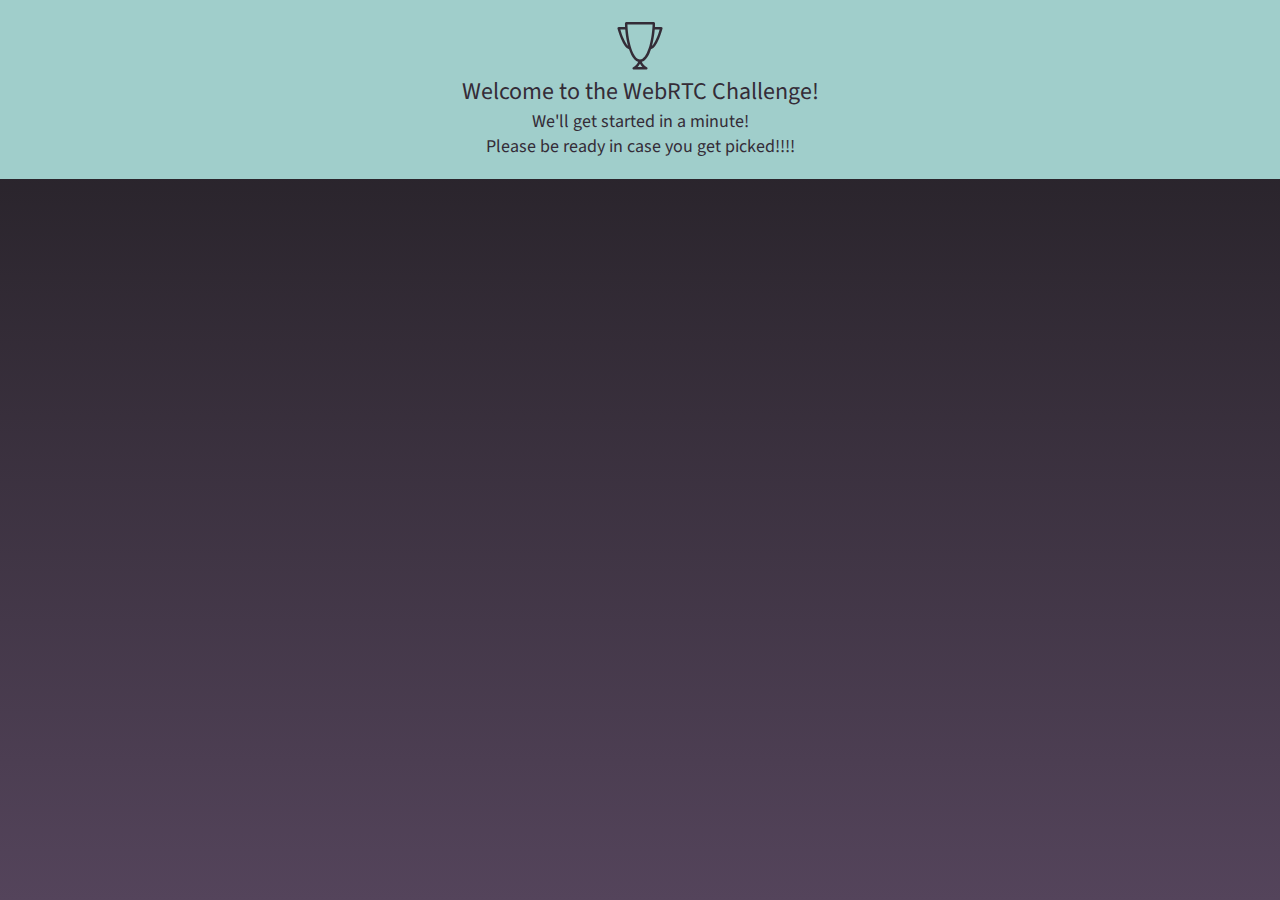
<file: index.html>
<!DOCTYPE html>
<html lang="en">
  <head>
    <meta charset="UTF-8">
    <title>Challenge</title>
  
    <!-- Fonts -->
    <link href='https://fonts.googleapis.com/css?family=Source+Sans+Pro:400,200,300' rel='stylesheet' type='text/css'>
  
    <!-- Icons -->
    <link rel="stylesheet" type="text/css" href="assets/css/icons.css">
  
    <!-- Styles -->
    <link rel="stylesheet" type="text/css" href="assets/css/styles.css">
  
  </head>
  
  <body>
    <div class="app-wrap">
    
      <div class="question-wrap hidden">
        <p class="" id="question"> </p>
        <div class="answer-box" id="anwer_fields">
          <input type="text" class="form-control" id="answer" placeholder="Your answer goes here! Hurry up and answer fast!..."/>
          <button class="btn btn-primary" id="answer_question">Submit Answer</button>
        </div>
      </div>
      
      <div class="alert-wrap">
        <div class="alert alert-intro" id="user_message">
          <i class="icon-trophy2"></i>
          <h4>Welcome to the WebRTC Challenge!</h4>
          <p>
              We'll get started in a minute! <br/>
              Please be ready in case you get picked!!!!
          </p>
        </div>
        <div class="alert alert-success hidden" id="load_participant_message">
          <div class="spinner icon-loading" aria-hidden="true"></div>
          <p>You have been picked!!! You will soon be streaming</p>
        </div>
        <div class="alert alert-success hidden" id="participant_message">
          <p>Put on your meanest face and get ready to answer!</p>
        </div>
        <div class="alert alert-success hidden" id="next_round_participant_message">
          <p>Look up at the sceen and don't leave this page, next time it might be your turn!</p>
        </div>
      </div>
    
      <div class="align-videos" id="user_holder"></div>
    
    </div>
    
    <script src="https://static.opentok.com/v2/js/opentok.js" charset="utf-8"></script>
    <script src="assets/js/jquery/jquery-1.12.4.min.js"></script>
    <script src="assets/js/underscore/underscore.js"></script>
    <script src="assets/js/bootstrap-3.3.6-dist/js/bootstrap.min.js" charset="utf-8"></script>
    <script src="assets/js/challenge.js"></script>
  
  </body>
</html>
</file>
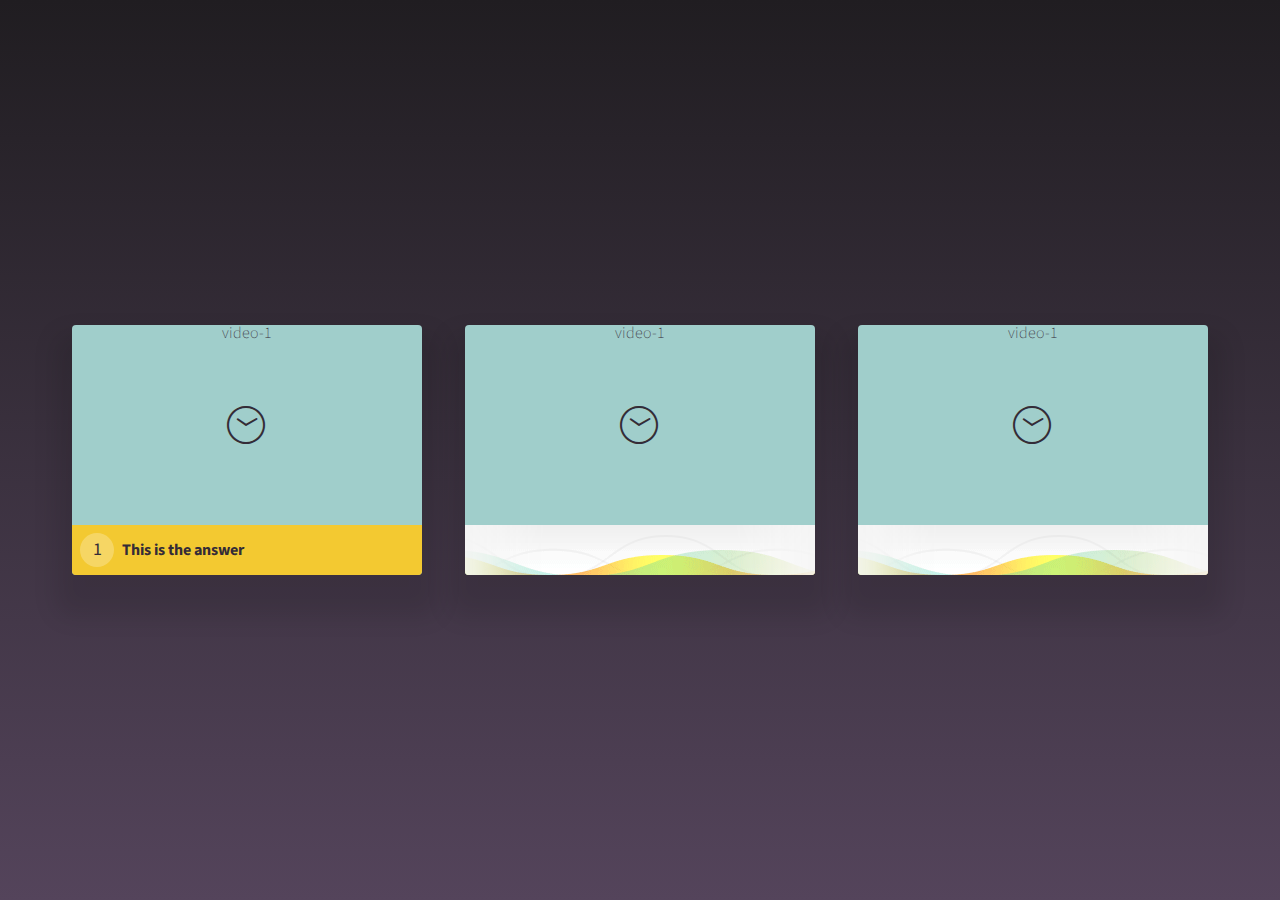
<file: public/mocks/index.html>
<!DOCTYPE html>
<html lang="en">
  <head>
    <meta charset="utf-8">
    <meta http-equiv="X-UA-Compatible" content="IE=edge">
    <meta name="viewport" content="width=device-width, initial-scale=1">
    <!-- The above 3 meta tags *must* come first in the head; any other head content must come *after* these tags -->
    <title>Web RTC Metup</title>

    <!-- Fonts -->
    <link href='https://fonts.googleapis.com/css?family=Source+Sans+Pro:400,200,300' rel='stylesheet' type='text/css'>

    <!-- Icons -->
    <link rel="stylesheet" href="../css/icons.css">

    <!-- Styles -->
    <link rel="stylesheet" href="../css/styles.css">

    <!-- HTML5 shim and Respond.js for IE8 support of HTML5 elements and media queries -->
    <!-- WARNING: Respond.js doesn't work if you view the page via file:// -->
    <!--[if lt IE 9]>
      <script src="https://oss.maxcdn.com/html5shiv/3.7.2/html5shiv.min.js"></script>
      <script src="https://oss.maxcdn.com/respond/1.4.2/respond.min.js"></script>
    <![endif]-->
  </head>
  <body>
    
    <div class="app-wrap">
      <div class="align-videos">

        <div class="video-box">
          video-1
          <div class="footer user-ready show-answer">
            <div class="visualizer vslzr-gif"></div>
            <div class="visualizer vslzr-mask"></div>
            
            <div class="answer-wrap">
              <strong class="answer-count">1</strong>
              <span>This is the answer</span>
            </div>
          </div>
        </div>

        <div class="video-box">
          video-1
          <div class="footer">
            <div class="visualizer vslzr-gif"></div>
            <div class="visualizer vslzr-mask"></div>
          </div>
        </div>

        <div class="video-box">
          video-1
          <div class="footer">
            <div class="visualizer vslzr-gif"></div>
            <div class="visualizer vslzr-mask"></div>
          </div>
        </div>
      </div>
    </div>
        
    
    <!-- jQuery (necessary for Bootstrap's JavaScript plugins) -->
    <script src="https://ajax.googleapis.com/ajax/libs/jquery/1.11.3/jquery.min.js"></script>
    <script src="../js/main.js"></script>
    <!-- Include all compiled plugins (below), or include individual files as needed -->
  </body>
</html>
</file>
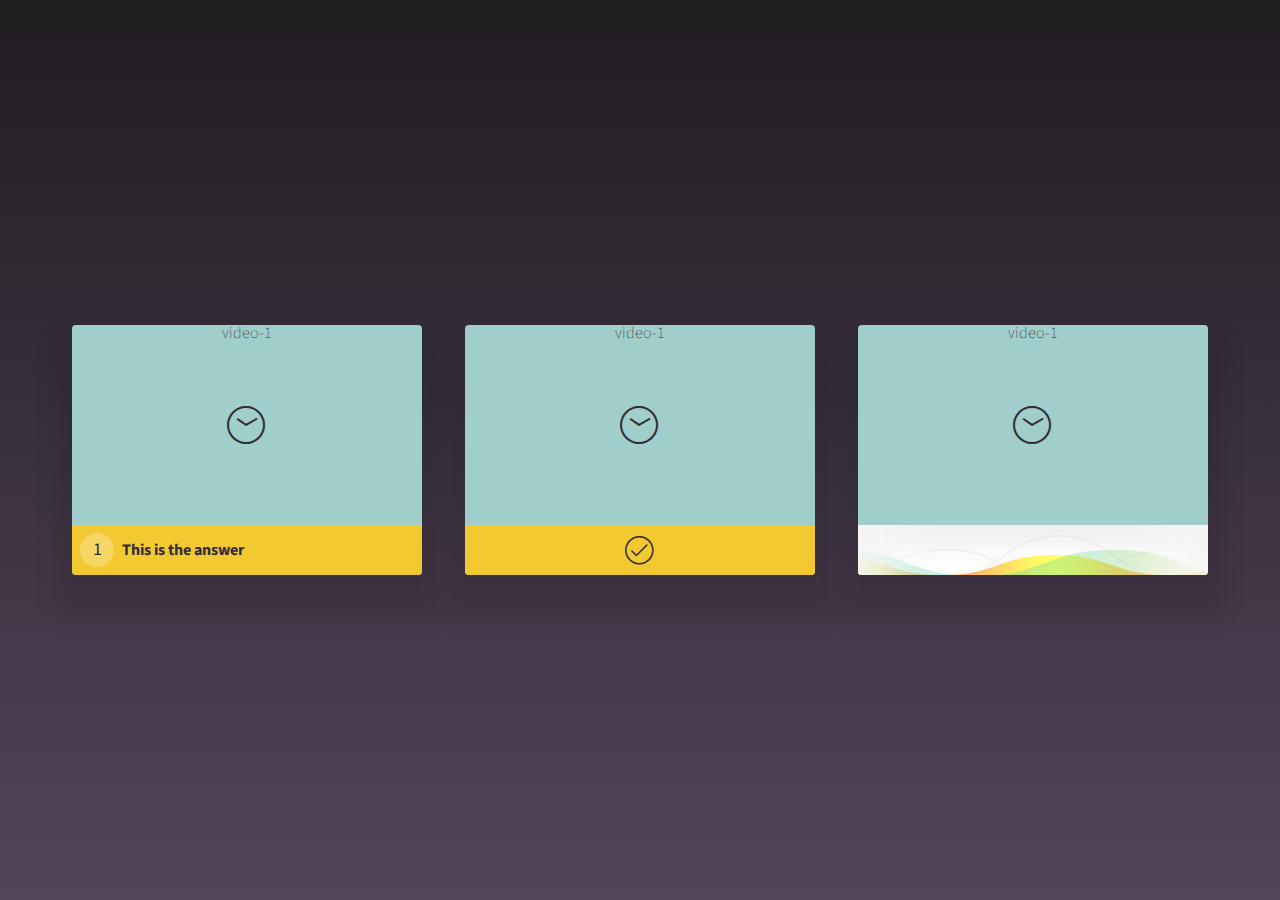
<file: public_old/mocks/index.html>
<!DOCTYPE html>
<html lang="en">
  <head>
    <meta charset="utf-8">
    <meta http-equiv="X-UA-Compatible" content="IE=edge">
    <meta name="viewport" content="width=device-width, initial-scale=1">
    <!-- The above 3 meta tags *must* come first in the head; any other head content must come *after* these tags -->
    <title>Web RTC Metup</title>

    <!-- Fonts -->
    <link href='https://fonts.googleapis.com/css?family=Source+Sans+Pro:400,200,300' rel='stylesheet' type='text/css'>

    <!-- Icons -->
    <link rel="stylesheet" href="../css/icons.css">

    <!-- Styles -->
    <link rel="stylesheet" href="../css/styles.css">

    <!-- HTML5 shim and Respond.js for IE8 support of HTML5 elements and media queries -->
    <!-- WARNING: Respond.js doesn't work if you view the page via file:// -->
    <!--[if lt IE 9]>
      <script src="https://oss.maxcdn.com/html5shiv/3.7.2/html5shiv.min.js"></script>
      <script src="https://oss.maxcdn.com/respond/1.4.2/respond.min.js"></script>
    <![endif]-->
  </head>
  <body>
    
    <div class="app-wrap">
      <div class="align-videos">

        <div class="video-box">
          video-1
          <div class="footer user-ready show-answer">
            <div class="visualizer vslzr-gif"></div>
            <div class="visualizer vslzr-mask"></div>
            
            <div class="answer-wrap">
              <strong class="answer-count">1</strong>
              <span>This is the answer</span>
            </div>
          </div>
        </div>

        <div class="video-box">
          video-1
          <div class="footer user-ready">
            <div class="visualizer vslzr-gif"></div>
            <div class="visualizer vslzr-mask"></div>

            <div class="answer-wrap">
              <strong class="answer-count">2</strong>
              <span>This is the answer</span>
            </div>
          </div>
        </div>

        <div class="video-box">
          video-1
          <div class="footer">
            <div class="visualizer vslzr-gif"></div>
            <div class="visualizer vslzr-mask"></div>

            <div class="answer-wrap">
              <strong class="answer-count">3</strong>
              <span>This is the answer</span>
            </div>
          </div>
        </div>
      </div>
    </div>
        
    
    <!-- jQuery (necessary for Bootstrap's JavaScript plugins) -->
    <script src="https://ajax.googleapis.com/ajax/libs/jquery/1.11.3/jquery.min.js"></script>
    <script src="../js/main.js"></script>
    <!-- Include all compiled plugins (below), or include individual files as needed -->
  </body>
</html>
</file>
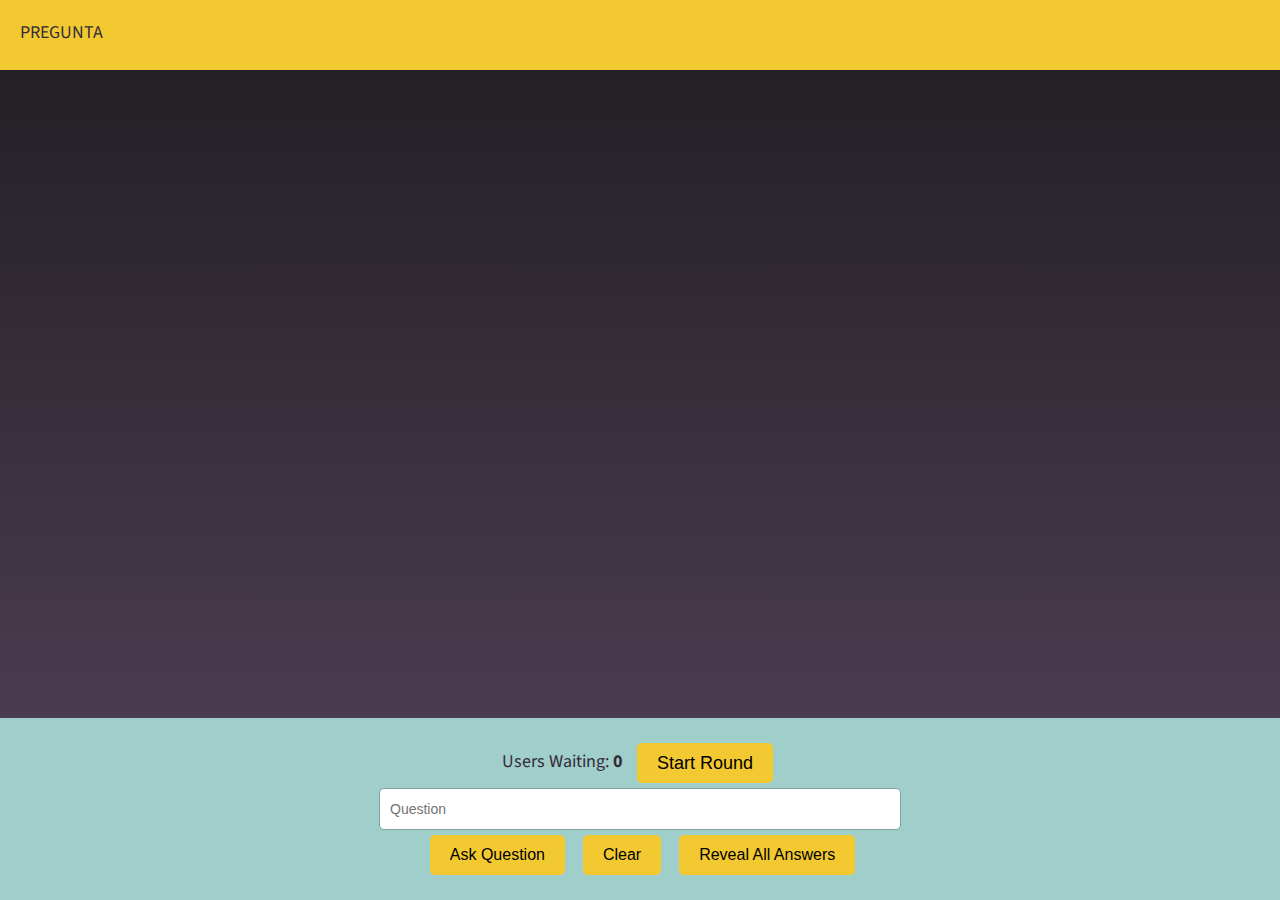
<file: admin.html>
<!DOCTYPE html>
<html lang="en">
<head>
    <meta charset="UTF-8">
    <title>WebRTC Challenge</title>

    <!-- Fonts -->
    <link href='https://fonts.googleapis.com/css?family=Source+Sans+Pro:400,200,300' rel='stylesheet' type='text/css'>

    <!-- Icons -->
    <link rel="stylesheet" type="text/css" href="assets/css/icons.css">

    <!-- Styles -->
    <link rel="stylesheet" type="text/css" href="assets/css/styles.css">
    
</head>
<body>
<div class="app-wrap">

    <div class="question-wrap">
        <p class="" id="asked_question">PREGUNTA </p>
    </div>

    <div class="alert-wrap bottomed">
    <div class="alert alert-intro" id="controls">
        <p>
            <span>Users Waiting: <strong id="user_count">0</strong></span>
            <button class="btn btn-primary" id="start_round">Start Round</button>
        </p>
        <div class="form-group">
            <input type="text" class="form-control" id="question" placeholder="Question">
        </div>
        <button class="btn btn-primary col-md-3" id="send_question">Ask Question</button>
        <button class="btn btn-danger col-md-3" id="clear_question">Clear</button>
        <button class="btn btn-danger col-md-3" id="reveal_answers">Reveal All Answers</button>
    </div>
    </div>

    <div class="align-videos" id="user_holder"></div>

</div>
<script src="https://static.opentok.com/v2/js/opentok.js" charset="utf-8"></script>
<script src="assets/js/underscore/underscore.js"></script>
<script src="assets/js/jquery/jquery-1.12.4.min.js"></script>
<script src="assets/js/bootstrap-3.3.6-dist/js/bootstrap.min.js" charset="utf-8"></script>
<script src="assets/js/admin.js"></script>

</body>
</html>
</file>
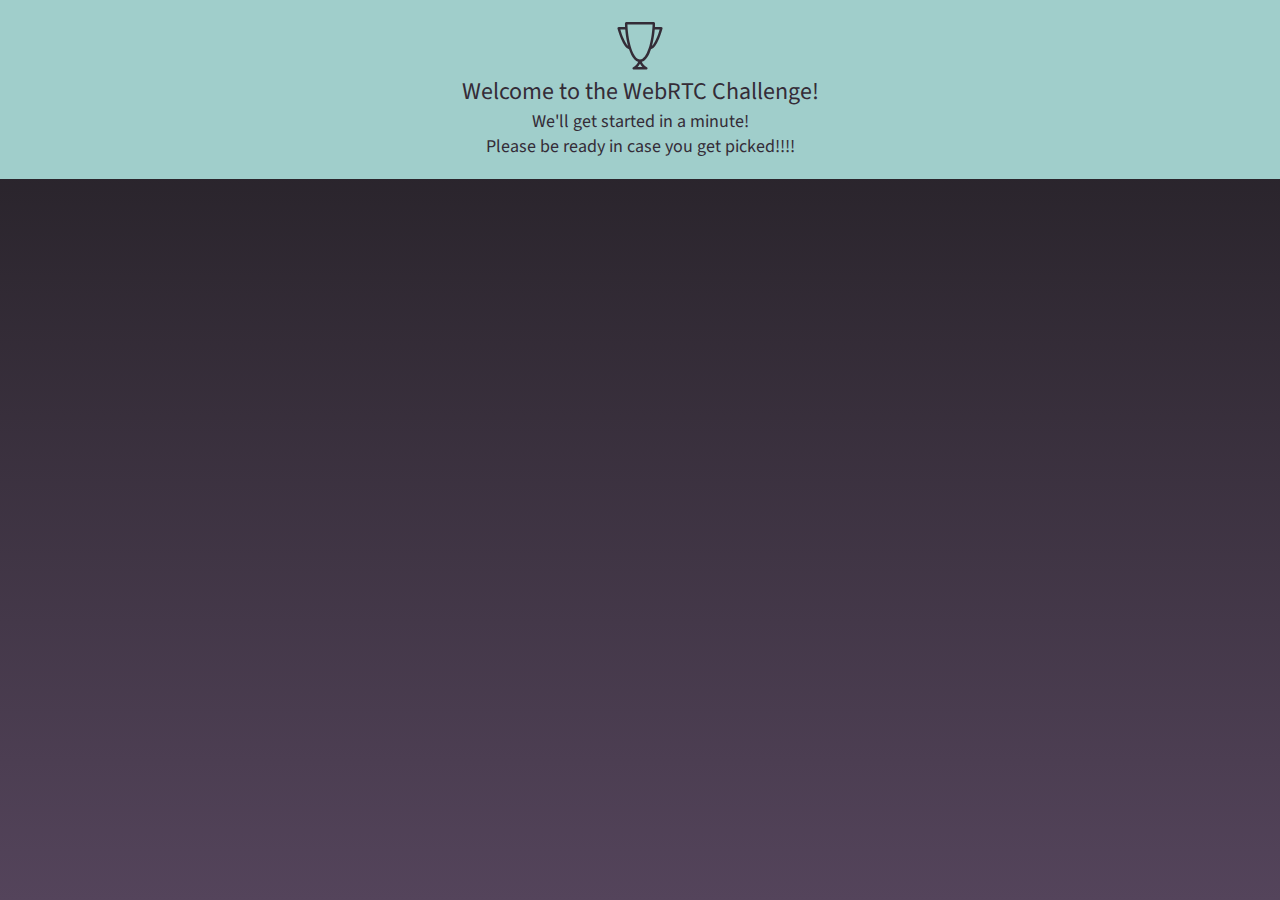
<file: viewer.html>
<!DOCTYPE html>
<html lang="en">
<head>
    <meta charset="UTF-8">
    <title>Challenge</title>

    <!-- Fonts -->
    <link href='https://fonts.googleapis.com/css?family=Source+Sans+Pro:400,200,300' rel='stylesheet' type='text/css'>

    <!-- Icons -->
    <link rel="stylesheet" type="text/css" href="assets/css/icons.css">

    <!-- Styles -->
    <link rel="stylesheet" type="text/css" href="assets/css/styles.css">

</head>

<body>
<div class="app-wrap">

    <div class="question-wrap hidden">
        <p class="" id="question"> </p>
    </div>

    <div class="alert-wrap">
        <div class="alert alert-intro" id="user_message">
            <i class="icon-trophy2"></i>
            <h4>Welcome to the WebRTC Challenge!</h4>
            <p>
                We'll get started in a minute! <br/>
                Please be ready in case you get picked!!!!
            </p>
        </div>
        <div class="alert alert-success hidden" id="participant_message">
            <p>You have been picked!!! Put on your meanest face and get ready to answer!</p>
        </div>
    </div>

    <div class="align-videos" id="user_holder"></div>

</div>

<script src="https://static.opentok.com/v2/js/opentok.js" charset="utf-8"></script>
<script src="assets/js/jquery/jquery-1.12.4.min.js"></script>
<script src="assets/js/underscore/underscore.js"></script>
<script src="assets/js/bootstrap-3.3.6-dist/js/bootstrap.min.js" charset="utf-8"></script>
<script src="assets/js/app.js"></script>

</body>
</html>
</file>
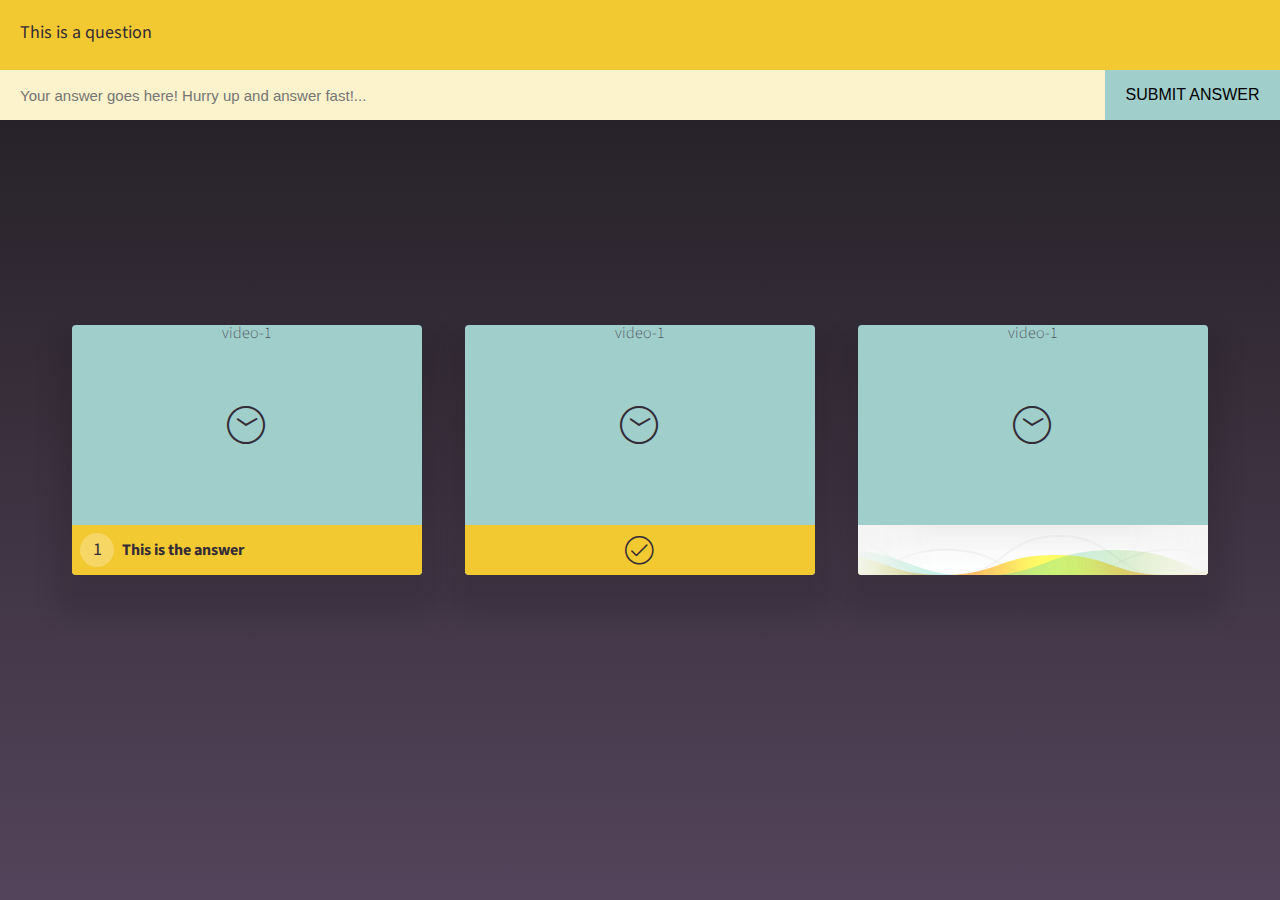
<file: public/mocks/index-question.html>
<!DOCTYPE html>
<html lang="en">
  <head>
    <meta charset="utf-8">
    <meta http-equiv="X-UA-Compatible" content="IE=edge">
    <meta name="viewport" content="width=device-width, initial-scale=1">
    <!-- The above 3 meta tags *must* come first in the head; any other head content must come *after* these tags -->
    <title>Web RTC Metup</title>

    <!-- Fonts -->
    <link href='https://fonts.googleapis.com/css?family=Source+Sans+Pro:400,200,300' rel='stylesheet' type='text/css'>

    <!-- Icons -->
    <link rel="stylesheet" href="../css/icons.css">

    <!-- Styles -->
    <link rel="stylesheet" href="../css/styles.css">

    <!-- HTML5 shim and Respond.js for IE8 support of HTML5 elements and media queries -->
    <!-- WARNING: Respond.js doesn't work if you view the page via file:// -->
    <!--[if lt IE 9]>
      <script src="https://oss.maxcdn.com/html5shiv/3.7.2/html5shiv.min.js"></script>
      <script src="https://oss.maxcdn.com/respond/1.4.2/respond.min.js"></script>
    <![endif]-->
  </head>
  <body>
    
    <div class="app-wrap">

      <div class="alert-wrap">
        <div class="alert alert-intro hide" id="user_message">
          <i class="icon-trophy2"></i>
          <h4>Welcome to the WebRTC Challenge!</h4>
          <p>
              We'll get started in a minute! <br/>
              Please be ready in case you get picked!!!!
          </p>
        </div>
        <div class="alert alert-success hide" id="participant_message">
          <p>You have been picked!!! Put on your meanest face and get ready to answer!</p>
        </div>
      </div>

      <div class="question-wrap">
        <p class="" id="question">This is a question</p>
        
        <div class="answer-box">
          <input type="text" class="form-control" id="answer" placeholder="Your answer goes here! Hurry up and answer fast!..."/>
          <button id="answer_question">Submit Answer</button>
        </div>
        
      </div>

      <div class="align-videos">

        <div class="video-box">
          video-1
          <div class="footer user-ready show-answer">
            <div class="visualizer vslzr-gif"></div>
            <div class="visualizer vslzr-mask"></div>
            
            <div class="answer-wrap">
              <strong class="answer-count">1</strong>
              <span>This is the answer</span>
            </div>
          </div>
        </div>

        <div class="video-box">
          video-1
          <div class="footer user-ready">
            <div class="visualizer vslzr-gif"></div>
            <div class="visualizer vslzr-mask"></div>

            <div class="answer-wrap">
              <strong class="answer-count">2</strong>
              <span>This is the answer</span>
            </div>
          </div>
        </div>

        <div class="video-box">
          video-1
          <div class="footer">
            <div class="visualizer vslzr-gif"></div>
            <div class="visualizer vslzr-mask"></div>

            <div class="answer-wrap">
              <strong class="answer-count">3</strong>
              <span>This is the answer</span>
            </div>
          </div>
        </div>
      </div>
    </div>
        
    
    <!-- jQuery (necessary for Bootstrap's JavaScript plugins) -->
    <script src="https://ajax.googleapis.com/ajax/libs/jquery/1.11.3/jquery.min.js"></script>
    <script src="../js/main.js"></script>
    <!-- Include all compiled plugins (below), or include individual files as needed -->
  </body>
</html>
</file>
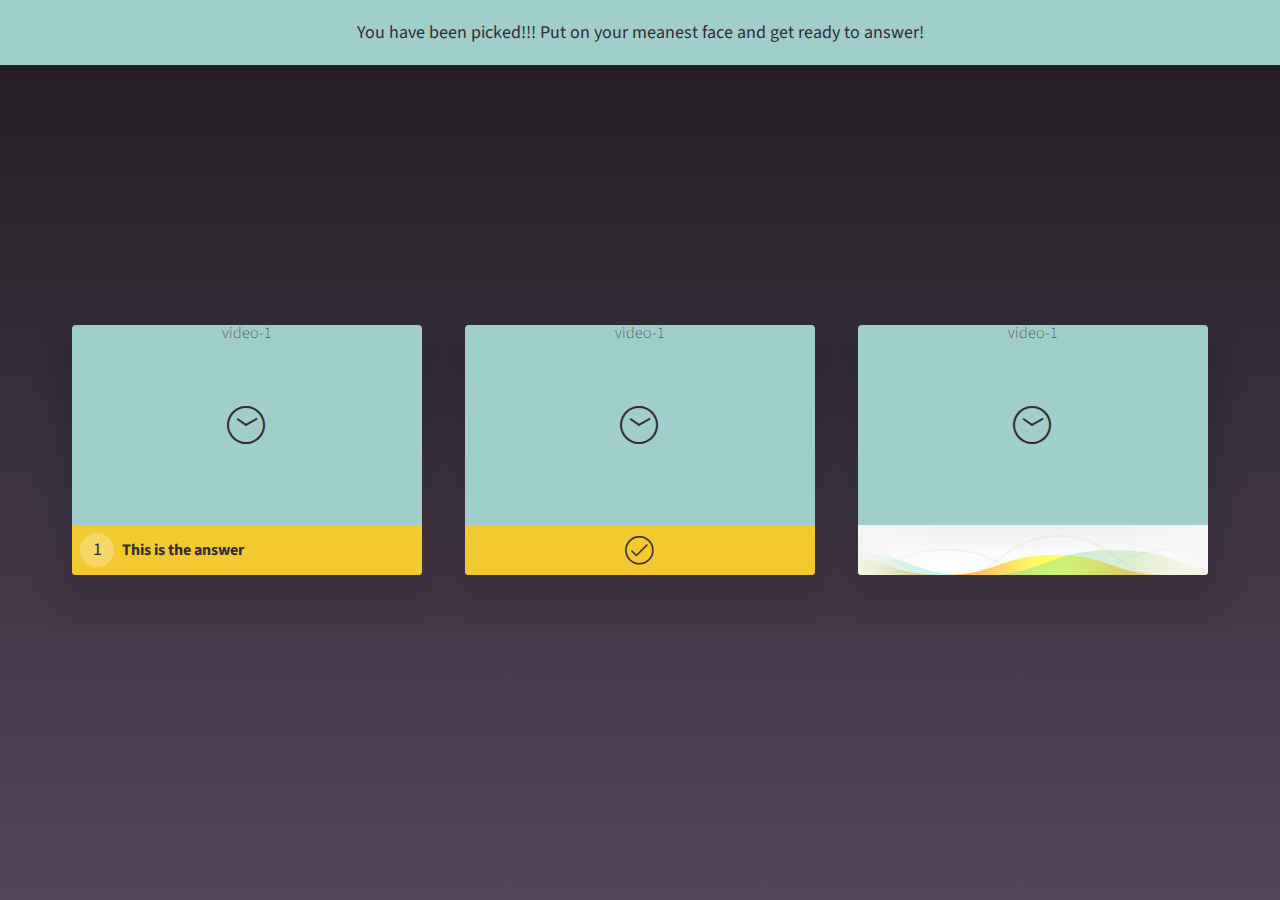
<file: public/mocks/index-user-picked.html>
<!DOCTYPE html>
<html lang="en">
  <head>
    <meta charset="utf-8">
    <meta http-equiv="X-UA-Compatible" content="IE=edge">
    <meta name="viewport" content="width=device-width, initial-scale=1">
    <!-- The above 3 meta tags *must* come first in the head; any other head content must come *after* these tags -->
    <title>Web RTC Metup</title>

    <!-- Fonts -->
    <link href='https://fonts.googleapis.com/css?family=Source+Sans+Pro:400,200,300' rel='stylesheet' type='text/css'>

    <!-- Icons -->
    <link rel="stylesheet" href="../css/icons.css">

    <!-- Styles -->
    <link rel="stylesheet" href="../css/styles.css">

    <!-- HTML5 shim and Respond.js for IE8 support of HTML5 elements and media queries -->
    <!-- WARNING: Respond.js doesn't work if you view the page via file:// -->
    <!--[if lt IE 9]>
      <script src="https://oss.maxcdn.com/html5shiv/3.7.2/html5shiv.min.js"></script>
      <script src="https://oss.maxcdn.com/respond/1.4.2/respond.min.js"></script>
    <![endif]-->
  </head>
  <body>
    
    <div class="app-wrap">

      <div class="alert-wrap">
        <div class="alert alert-intro hide" id="user_message">
          <i class="icon-trophy2"></i>
          <h4>Welcome to the WebRTC Challenge!</h4>
          <p>
              We'll get started in a minute! <br/>
              Please be ready in case you get picked!!!!
          </p>
        </div>
        <div class="alert alert-success" id="participant_message">
          <p>You have been picked!!! Put on your meanest face and get ready to answer!</p>
        </div>
      </div>

      <div class="align-videos">

        <div class="video-box">
          video-1
          <div class="footer user-ready show-answer">
            <div class="visualizer vslzr-gif"></div>
            <div class="visualizer vslzr-mask"></div>
            
            <div class="answer-wrap">
              <strong class="answer-count">1</strong>
              <span>This is the answer</span>
            </div>
          </div>
        </div>

        <div class="video-box">
          video-1
          <div class="footer user-ready">
            <div class="visualizer vslzr-gif"></div>
            <div class="visualizer vslzr-mask"></div>

            <div class="answer-wrap">
              <strong class="answer-count">2</strong>
              <span>This is the answer</span>
            </div>
          </div>
        </div>

        <div class="video-box">
          video-1
          <div class="footer">
            <div class="visualizer vslzr-gif"></div>
            <div class="visualizer vslzr-mask"></div>

            <div class="answer-wrap">
              <strong class="answer-count">3</strong>
              <span>This is the answer</span>
            </div>
          </div>
        </div>
      </div>
    </div>
        
    
    <!-- jQuery (necessary for Bootstrap's JavaScript plugins) -->
    <script src="https://ajax.googleapis.com/ajax/libs/jquery/1.11.3/jquery.min.js"></script>
    <script src="../js/main.js"></script>
    <!-- Include all compiled plugins (below), or include individual files as needed -->
  </body>
</html>
</file>
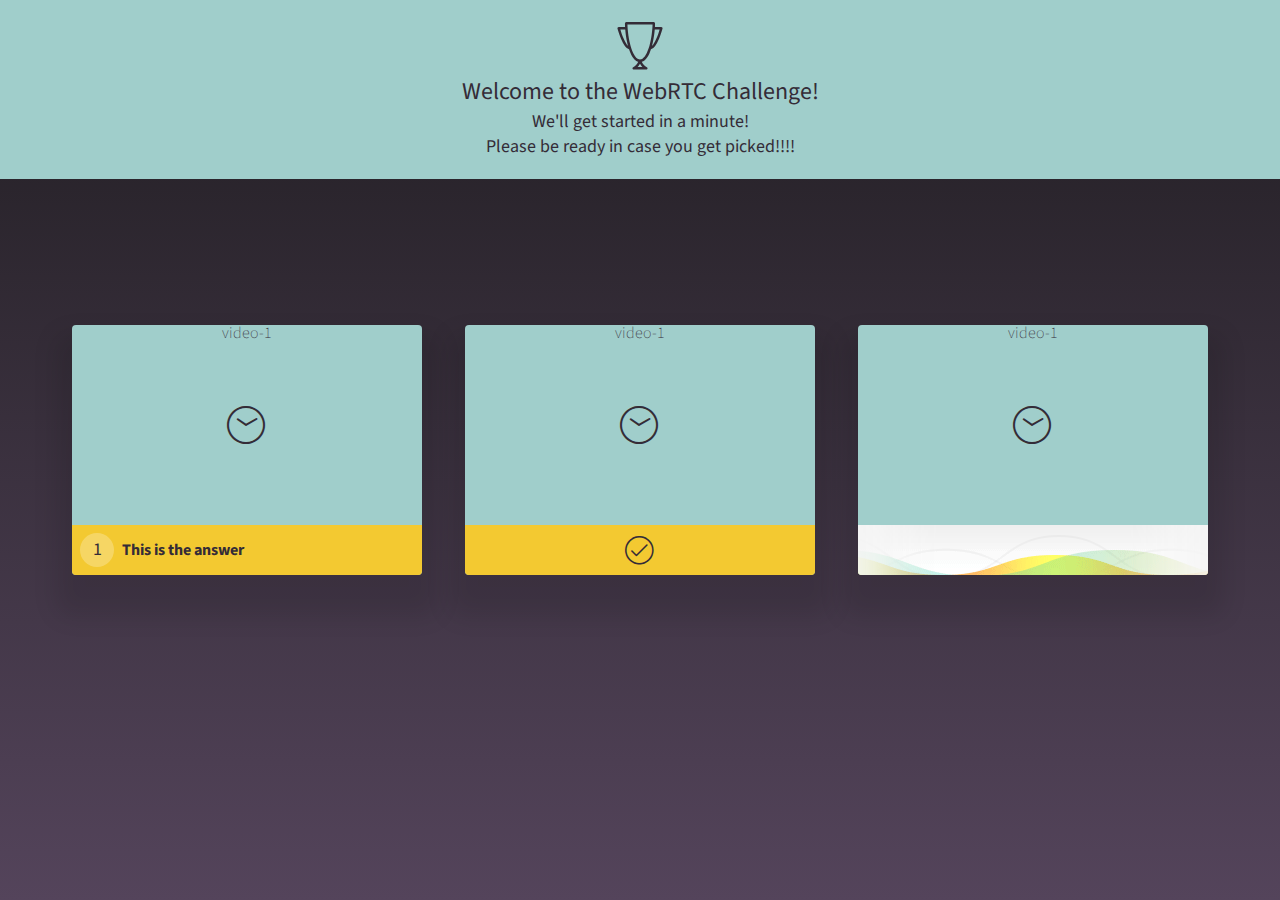
<file: public/mocks/index-welcome.html>
<!DOCTYPE html>
<html lang="en">
  <head>
    <meta charset="utf-8">
    <meta http-equiv="X-UA-Compatible" content="IE=edge">
    <meta name="viewport" content="width=device-width, initial-scale=1">
    <!-- The above 3 meta tags *must* come first in the head; any other head content must come *after* these tags -->
    <title>Web RTC Metup</title>

    <!-- Fonts -->
    <link href='https://fonts.googleapis.com/css?family=Source+Sans+Pro:400,200,300' rel='stylesheet' type='text/css'>

    <!-- Icons -->
    <link rel="stylesheet" href="../css/icons.css">

    <!-- Styles -->
    <link rel="stylesheet" href="../css/styles.css">

    <!-- HTML5 shim and Respond.js for IE8 support of HTML5 elements and media queries -->
    <!-- WARNING: Respond.js doesn't work if you view the page via file:// -->
    <!--[if lt IE 9]>
      <script src="https://oss.maxcdn.com/html5shiv/3.7.2/html5shiv.min.js"></script>
      <script src="https://oss.maxcdn.com/respond/1.4.2/respond.min.js"></script>
    <![endif]-->
  </head>
  <body>
    
    <div class="app-wrap">

      <div class="alert-wrap">
        <div class="alert alert-intro" id="user_message">
          <i class="icon-trophy2"></i>
          <h4>Welcome to the WebRTC Challenge!</h4>
          <p>
              We'll get started in a minute! <br/>
              Please be ready in case you get picked!!!!
          </p>
        </div>
        <div class="alert alert-success hide" id="participant_message">
          <p>You have been picked!!! Put on your meanest face and get ready to answer!</p>
        </div>
      </div>

      <div class="align-videos">

        <div class="video-box">
          video-1
          <div class="footer user-ready show-answer">
            <div class="visualizer vslzr-gif"></div>
            <div class="visualizer vslzr-mask"></div>
            
            <div class="answer-wrap">
              <strong class="answer-count">1</strong>
              <span>This is the answer</span>
            </div>
          </div>
        </div>

        <div class="video-box">
          video-1
          <div class="footer user-ready">
            <div class="visualizer vslzr-gif"></div>
            <div class="visualizer vslzr-mask"></div>

            <div class="answer-wrap">
              <strong class="answer-count">2</strong>
              <span>This is the answer</span>
            </div>
          </div>
        </div>

        <div class="video-box">
          video-1
          <div class="footer">
            <div class="visualizer vslzr-gif"></div>
            <div class="visualizer vslzr-mask"></div>

            <div class="answer-wrap">
              <strong class="answer-count">3</strong>
              <span>This is the answer</span>
            </div>
          </div>
        </div>
      </div>
    </div>
        
    
    <!-- jQuery (necessary for Bootstrap's JavaScript plugins) -->
    <script src="https://ajax.googleapis.com/ajax/libs/jquery/1.11.3/jquery.min.js"></script>
    <script src="../js/main.js"></script>
    <!-- Include all compiled plugins (below), or include individual files as needed -->
  </body>
</html>
</file>
<file: assets/css/icons.css>
@font-face {
    font-family: 'icomoon';
    src:    url('fonts/icomoon.eot?n9m4c2');
    src:    url('fonts/icomoon.eot?n9m4c2#iefix') format('embedded-opentype'),
        url('fonts/icomoon.ttf?n9m4c2') format('truetype'),
        url('fonts/icomoon.woff?n9m4c2') format('woff'),
        url('fonts/icomoon.svg?n9m4c2#icomoon') format('svg');
    font-weight: normal;
    font-style: normal;
}

[class^="icon-"], [class*=" icon-"] {
    /* use !important to prevent issues with browser extensions that change fonts */
    font-family: 'icomoon' !important;
    speak: none;
    font-style: normal;
    font-weight: normal;
    font-variant: normal;
    text-transform: none;
    line-height: 1;

    /* Better Font Rendering =========== */
    -webkit-font-smoothing: antialiased;
    -moz-osx-font-smoothing: grayscale;
}

.icon-home:before {
    content: "\e600";
}
.icon-home2:before {
    content: "\e601";
}
.icon-home3:before {
    content: "\e602";
}
.icon-home4:before {
    content: "\e603";
}
.icon-home5:before {
    content: "\e604";
}
.icon-home6:before {
    content: "\e605";
}
.icon-bathtub:before {
    content: "\e606";
}
.icon-toothbrush:before {
    content: "\e607";
}
.icon-bed:before {
    content: "\e608";
}
.icon-couch:before {
    content: "\e609";
}
.icon-chair:before {
    content: "\e60a";
}
.icon-city:before {
    content: "\e60b";
}
.icon-apartment:before {
    content: "\e60c";
}
.icon-pencil:before {
    content: "\e60d";
}
.icon-pencil2:before {
    content: "\e60e";
}
.icon-pen:before {
    content: "\e60f";
}
.icon-pencil3:before {
    content: "\e610";
}
.icon-eraser:before {
    content: "\e611";
}
.icon-pencil4:before {
    content: "\e612";
}
.icon-pencil5:before {
    content: "\e613";
}
.icon-feather:before {
    content: "\e614";
}
.icon-feather2:before {
    content: "\e615";
}
.icon-feather3:before {
    content: "\e616";
}
.icon-pen2:before {
    content: "\e617";
}
.icon-pen-add:before {
    content: "\e618";
}
.icon-pen-remove:before {
    content: "\e619";
}
.icon-vector:before {
    content: "\e61a";
}
.icon-pen3:before {
    content: "\e61b";
}
.icon-blog:before {
    content: "\e61c";
}
.icon-brush:before {
    content: "\e61d";
}
.icon-brush2:before {
    content: "\e61e";
}
.icon-spray:before {
    content: "\e61f";
}
.icon-paint-roller:before {
    content: "\e620";
}
.icon-stamp:before {
    content: "\e621";
}
.icon-tape:before {
    content: "\e622";
}
.icon-desk-tape:before {
    content: "\e623";
}
.icon-texture:before {
    content: "\e624";
}
.icon-eye-dropper:before {
    content: "\e625";
}
.icon-palette:before {
    content: "\e626";
}
.icon-color-sampler:before {
    content: "\e627";
}
.icon-bucket:before {
    content: "\e628";
}
.icon-gradient:before {
    content: "\e629";
}
.icon-gradient2:before {
    content: "\e62a";
}
.icon-magic-wand:before {
    content: "\e62b";
}
.icon-magnet:before {
    content: "\e62c";
}
.icon-pencil-ruler:before {
    content: "\e62d";
}
.icon-pencil-ruler2:before {
    content: "\e62e";
}
.icon-compass:before {
    content: "\e62f";
}
.icon-aim:before {
    content: "\e630";
}
.icon-gun:before {
    content: "\e631";
}
.icon-bottle:before {
    content: "\e632";
}
.icon-drop:before {
    content: "\e633";
}
.icon-drop-crossed:before {
    content: "\e634";
}
.icon-drop2:before {
    content: "\e635";
}
.icon-snow:before {
    content: "\e636";
}
.icon-snow2:before {
    content: "\e637";
}
.icon-fire:before {
    content: "\e638";
}
.icon-lighter:before {
    content: "\e639";
}
.icon-knife:before {
    content: "\e63a";
}
.icon-dagger:before {
    content: "\e63b";
}
.icon-tissue:before {
    content: "\e63c";
}
.icon-toilet-paper:before {
    content: "\e63d";
}
.icon-poop:before {
    content: "\e63e";
}
.icon-umbrella:before {
    content: "\e63f";
}
.icon-umbrella2:before {
    content: "\e640";
}
.icon-rain:before {
    content: "\e641";
}
.icon-tornado:before {
    content: "\e642";
}
.icon-wind:before {
    content: "\e643";
}
.icon-fan:before {
    content: "\e644";
}
.icon-contrast:before {
    content: "\e645";
}
.icon-sun-small:before {
    content: "\e646";
}
.icon-sun:before {
    content: "\e647";
}
.icon-sun2:before {
    content: "\e648";
}
.icon-moon:before {
    content: "\e649";
}
.icon-cloud:before {
    content: "\e64a";
}
.icon-cloud-upload:before {
    content: "\e64b";
}
.icon-cloud-download:before {
    content: "\e64c";
}
.icon-cloud-rain:before {
    content: "\e64d";
}
.icon-cloud-hailstones:before {
    content: "\e64e";
}
.icon-cloud-snow:before {
    content: "\e64f";
}
.icon-cloud-windy:before {
    content: "\e650";
}
.icon-sun-wind:before {
    content: "\e651";
}
.icon-cloud-fog:before {
    content: "\e652";
}
.icon-cloud-sun:before {
    content: "\e653";
}
.icon-cloud-lightning:before {
    content: "\e654";
}
.icon-cloud-sync:before {
    content: "\e655";
}
.icon-cloud-lock:before {
    content: "\e656";
}
.icon-cloud-gear:before {
    content: "\e657";
}
.icon-cloud-alert:before {
    content: "\e658";
}
.icon-cloud-check:before {
    content: "\e659";
}
.icon-cloud-cross:before {
    content: "\e65a";
}
.icon-cloud-crossed:before {
    content: "\e65b";
}
.icon-cloud-database:before {
    content: "\e65c";
}
.icon-database:before {
    content: "\e65d";
}
.icon-database-add:before {
    content: "\e65e";
}
.icon-database-remove:before {
    content: "\e65f";
}
.icon-database-lock:before {
    content: "\e660";
}
.icon-database-refresh:before {
    content: "\e661";
}
.icon-database-check:before {
    content: "\e662";
}
.icon-database-history:before {
    content: "\e663";
}
.icon-database-upload:before {
    content: "\e664";
}
.icon-database-download:before {
    content: "\e665";
}
.icon-server:before {
    content: "\e666";
}
.icon-shield:before {
    content: "\e667";
}
.icon-shield-check:before {
    content: "\e668";
}
.icon-shield-alert:before {
    content: "\e669";
}
.icon-shield-cross:before {
    content: "\e66a";
}
.icon-lock:before {
    content: "\e66b";
}
.icon-rotation-lock:before {
    content: "\e66c";
}
.icon-unlock:before {
    content: "\e66d";
}
.icon-key:before {
    content: "\e66e";
}
.icon-key-hole:before {
    content: "\e66f";
}
.icon-toggle-off:before {
    content: "\e670";
}
.icon-toggle-on:before {
    content: "\e671";
}
.icon-cog:before {
    content: "\e672";
}
.icon-cog2:before {
    content: "\e673";
}
.icon-wrench:before {
    content: "\e674";
}
.icon-screwdriver:before {
    content: "\e675";
}
.icon-hammer-wrench:before {
    content: "\e676";
}
.icon-hammer:before {
    content: "\e677";
}
.icon-saw:before {
    content: "\e678";
}
.icon-axe:before {
    content: "\e679";
}
.icon-axe2:before {
    content: "\e67a";
}
.icon-shovel:before {
    content: "\e67b";
}
.icon-pickaxe:before {
    content: "\e67c";
}
.icon-factory:before {
    content: "\e67d";
}
.icon-factory2:before {
    content: "\e67e";
}
.icon-recycle:before {
    content: "\e67f";
}
.icon-trash:before {
    content: "\e680";
}
.icon-trash2:before {
    content: "\e681";
}
.icon-trash3:before {
    content: "\e682";
}
.icon-broom:before {
    content: "\e683";
}
.icon-game:before {
    content: "\e684";
}
.icon-gamepad:before {
    content: "\e685";
}
.icon-joystick:before {
    content: "\e686";
}
.icon-dice:before {
    content: "\e687";
}
.icon-spades:before {
    content: "\e688";
}
.icon-diamonds:before {
    content: "\e689";
}
.icon-clubs:before {
    content: "\e68a";
}
.icon-hearts:before {
    content: "\e68b";
}
.icon-heart:before {
    content: "\e68c";
}
.icon-star:before {
    content: "\e68d";
}
.icon-star-half:before {
    content: "\e68e";
}
.icon-star-empty:before {
    content: "\e68f";
}
.icon-flag:before {
    content: "\e690";
}
.icon-flag2:before {
    content: "\e691";
}
.icon-flag3:before {
    content: "\e692";
}
.icon-mailbox-full:before {
    content: "\e693";
}
.icon-mailbox-empty:before {
    content: "\e694";
}
.icon-at-sign:before {
    content: "\e695";
}
.icon-envelope:before {
    content: "\e696";
}
.icon-envelope-open:before {
    content: "\e697";
}
.icon-paperclip:before {
    content: "\e698";
}
.icon-paper-plane:before {
    content: "\e699";
}
.icon-reply:before {
    content: "\e69a";
}
.icon-reply-all:before {
    content: "\e69b";
}
.icon-inbox:before {
    content: "\e69c";
}
.icon-inbox2:before {
    content: "\e69d";
}
.icon-outbox:before {
    content: "\e69e";
}
.icon-box:before {
    content: "\e69f";
}
.icon-archive:before {
    content: "\e6a0";
}
.icon-archive2:before {
    content: "\e6a1";
}
.icon-drawers:before {
    content: "\e6a2";
}
.icon-drawers2:before {
    content: "\e6a3";
}
.icon-drawers3:before {
    content: "\e6a4";
}
.icon-eye:before {
    content: "\e6a5";
}
.icon-eye-crossed:before {
    content: "\e6a6";
}
.icon-eye-plus:before {
    content: "\e6a7";
}
.icon-eye-minus:before {
    content: "\e6a8";
}
.icon-binoculars:before {
    content: "\e6a9";
}
.icon-binoculars2:before {
    content: "\e6aa";
}
.icon-hdd:before {
    content: "\e6ab";
}
.icon-hdd-down:before {
    content: "\e6ac";
}
.icon-hdd-up:before {
    content: "\e6ad";
}
.icon-floppy-disk:before {
    content: "\e6ae";
}
.icon-disc:before {
    content: "\e6af";
}
.icon-tape2:before {
    content: "\e6b0";
}
.icon-printer:before {
    content: "\e6b1";
}
.icon-shredder:before {
    content: "\e6b2";
}
.icon-file-empty:before {
    content: "\e6b3";
}
.icon-file-add:before {
    content: "\e6b4";
}
.icon-file-check:before {
    content: "\e6b5";
}
.icon-file-lock:before {
    content: "\e6b6";
}
.icon-files:before {
    content: "\e6b7";
}
.icon-copy:before {
    content: "\e6b8";
}
.icon-compare:before {
    content: "\e6b9";
}
.icon-folder:before {
    content: "\e6ba";
}
.icon-folder-search:before {
    content: "\e6bb";
}
.icon-folder-plus:before {
    content: "\e6bc";
}
.icon-folder-minus:before {
    content: "\e6bd";
}
.icon-folder-download:before {
    content: "\e6be";
}
.icon-folder-upload:before {
    content: "\e6bf";
}
.icon-folder-star:before {
    content: "\e6c0";
}
.icon-folder-heart:before {
    content: "\e6c1";
}
.icon-folder-user:before {
    content: "\e6c2";
}
.icon-folder-shared:before {
    content: "\e6c3";
}
.icon-folder-music:before {
    content: "\e6c4";
}
.icon-folder-picture:before {
    content: "\e6c5";
}
.icon-folder-film:before {
    content: "\e6c6";
}
.icon-scissors:before {
    content: "\e6c7";
}
.icon-paste:before {
    content: "\e6c8";
}
.icon-clipboard-empty:before {
    content: "\e6c9";
}
.icon-clipboard-pencil:before {
    content: "\e6ca";
}
.icon-clipboard-text:before {
    content: "\e6cb";
}
.icon-clipboard-check:before {
    content: "\e6cc";
}
.icon-clipboard-down:before {
    content: "\e6cd";
}
.icon-clipboard-left:before {
    content: "\e6ce";
}
.icon-clipboard-alert:before {
    content: "\e6cf";
}
.icon-clipboard-user:before {
    content: "\e6d0";
}
.icon-register:before {
    content: "\e6d1";
}
.icon-enter:before {
    content: "\e6d2";
}
.icon-exit:before {
    content: "\e6d3";
}
.icon-papers:before {
    content: "\e6d4";
}
.icon-news:before {
    content: "\e6d5";
}
.icon-reading:before {
    content: "\e6d6";
}
.icon-typewriter:before {
    content: "\e6d7";
}
.icon-document:before {
    content: "\e6d8";
}
.icon-document2:before {
    content: "\e6d9";
}
.icon-graduation-hat:before {
    content: "\e6da";
}
.icon-license:before {
    content: "\e6db";
}
.icon-license2:before {
    content: "\e6dc";
}
.icon-medal-empty:before {
    content: "\e6dd";
}
.icon-medal-first:before {
    content: "\e6de";
}
.icon-medal-second:before {
    content: "\e6df";
}
.icon-medal-third:before {
    content: "\e6e0";
}
.icon-podium:before {
    content: "\e6e1";
}
.icon-trophy:before {
    content: "\e6e2";
}
.icon-trophy2:before {
    content: "\e6e3";
}
.icon-music-note:before {
    content: "\e6e4";
}
.icon-music-note2:before {
    content: "\e6e5";
}
.icon-music-note3:before {
    content: "\e6e6";
}
.icon-playlist:before {
    content: "\e6e7";
}
.icon-playlist-add:before {
    content: "\e6e8";
}
.icon-guitar:before {
    content: "\e6e9";
}
.icon-trumpet:before {
    content: "\e6ea";
}
.icon-album:before {
    content: "\e6eb";
}
.icon-shuffle:before {
    content: "\e6ec";
}
.icon-repeat-one:before {
    content: "\e6ed";
}
.icon-repeat:before {
    content: "\e6ee";
}
.icon-headphones:before {
    content: "\e6ef";
}
.icon-headset:before {
    content: "\e6f0";
}
.icon-loudspeaker:before {
    content: "\e6f1";
}
.icon-equalizer:before {
    content: "\e6f2";
}
.icon-theater:before {
    content: "\e6f3";
}
.icon-3d-glasses:before {
    content: "\e6f4";
}
.icon-ticket:before {
    content: "\e6f5";
}
.icon-presentation:before {
    content: "\e6f6";
}
.icon-play:before {
    content: "\e6f7";
}
.icon-film-play:before {
    content: "\e6f8";
}
.icon-clapboard-play:before {
    content: "\e6f9";
}
.icon-media:before {
    content: "\e6fa";
}
.icon-film:before {
    content: "\e6fb";
}
.icon-film2:before {
    content: "\e6fc";
}
.icon-surveillance:before {
    content: "\e6fd";
}
.icon-surveillance2:before {
    content: "\e6fe";
}
.icon-camera:before {
    content: "\e6ff";
}
.icon-camera-crossed:before {
    content: "\e700";
}
.icon-camera-play:before {
    content: "\e701";
}
.icon-time-lapse:before {
    content: "\e702";
}
.icon-record:before {
    content: "\e703";
}
.icon-camera2:before {
    content: "\e704";
}
.icon-camera-flip:before {
    content: "\e705";
}
.icon-panorama:before {
    content: "\e706";
}
.icon-time-lapse2:before {
    content: "\e707";
}
.icon-shutter:before {
    content: "\e708";
}
.icon-shutter2:before {
    content: "\e709";
}
.icon-face-detection:before {
    content: "\e70a";
}
.icon-flare:before {
    content: "\e70b";
}
.icon-convex:before {
    content: "\e70c";
}
.icon-concave:before {
    content: "\e70d";
}
.icon-picture:before {
    content: "\e70e";
}
.icon-picture2:before {
    content: "\e70f";
}
.icon-picture3:before {
    content: "\e710";
}
.icon-pictures:before {
    content: "\e711";
}
.icon-book:before {
    content: "\e712";
}
.icon-audio-book:before {
    content: "\e713";
}
.icon-book2:before {
    content: "\e714";
}
.icon-bookmark:before {
    content: "\e715";
}
.icon-bookmark2:before {
    content: "\e716";
}
.icon-label:before {
    content: "\e717";
}
.icon-library:before {
    content: "\e718";
}
.icon-library2:before {
    content: "\e719";
}
.icon-contacts:before {
    content: "\e71a";
}
.icon-profile:before {
    content: "\e71b";
}
.icon-portrait:before {
    content: "\e71c";
}
.icon-portrait2:before {
    content: "\e71d";
}
.icon-user:before {
    content: "\e71e";
}
.icon-user-plus:before {
    content: "\e71f";
}
.icon-user-minus:before {
    content: "\e720";
}
.icon-user-lock:before {
    content: "\e721";
}
.icon-users:before {
    content: "\e722";
}
.icon-users2:before {
    content: "\e723";
}
.icon-users-plus:before {
    content: "\e724";
}
.icon-users-minus:before {
    content: "\e725";
}
.icon-group-work:before {
    content: "\e726";
}
.icon-woman:before {
    content: "\e727";
}
.icon-man:before {
    content: "\e728";
}
.icon-baby:before {
    content: "\e729";
}
.icon-baby2:before {
    content: "\e72a";
}
.icon-baby3:before {
    content: "\e72b";
}
.icon-baby-bottle:before {
    content: "\e72c";
}
.icon-walk:before {
    content: "\e72d";
}
.icon-hand-waving:before {
    content: "\e72e";
}
.icon-jump:before {
    content: "\e72f";
}
.icon-run:before {
    content: "\e730";
}
.icon-woman2:before {
    content: "\e731";
}
.icon-man2:before {
    content: "\e732";
}
.icon-man-woman:before {
    content: "\e733";
}
.icon-height:before {
    content: "\e734";
}
.icon-weight:before {
    content: "\e735";
}
.icon-scale:before {
    content: "\e736";
}
.icon-button:before {
    content: "\e737";
}
.icon-bow-tie:before {
    content: "\e738";
}
.icon-tie:before {
    content: "\e739";
}
.icon-socks:before {
    content: "\e73a";
}
.icon-shoe:before {
    content: "\e73b";
}
.icon-shoes:before {
    content: "\e73c";
}
.icon-hat:before {
    content: "\e73d";
}
.icon-pants:before {
    content: "\e73e";
}
.icon-shorts:before {
    content: "\e73f";
}
.icon-flip-flops:before {
    content: "\e740";
}
.icon-shirt:before {
    content: "\e741";
}
.icon-hanger:before {
    content: "\e742";
}
.icon-laundry:before {
    content: "\e743";
}
.icon-store:before {
    content: "\e744";
}
.icon-haircut:before {
    content: "\e745";
}
.icon-store-24:before {
    content: "\e746";
}
.icon-barcode:before {
    content: "\e747";
}
.icon-barcode2:before {
    content: "\e748";
}
.icon-barcode3:before {
    content: "\e749";
}
.icon-cashier:before {
    content: "\e74a";
}
.icon-bag:before {
    content: "\e74b";
}
.icon-bag2:before {
    content: "\e74c";
}
.icon-cart:before {
    content: "\e74d";
}
.icon-cart-empty:before {
    content: "\e74e";
}
.icon-cart-full:before {
    content: "\e74f";
}
.icon-cart-plus:before {
    content: "\e750";
}
.icon-cart-plus2:before {
    content: "\e751";
}
.icon-cart-add:before {
    content: "\e752";
}
.icon-cart-remove:before {
    content: "\e753";
}
.icon-cart-exchange:before {
    content: "\e754";
}
.icon-tag:before {
    content: "\e755";
}
.icon-tags:before {
    content: "\e756";
}
.icon-receipt:before {
    content: "\e757";
}
.icon-wallet:before {
    content: "\e758";
}
.icon-credit-card:before {
    content: "\e759";
}
.icon-cash-dollar:before {
    content: "\e75a";
}
.icon-cash-euro:before {
    content: "\e75b";
}
.icon-cash-pound:before {
    content: "\e75c";
}
.icon-cash-yen:before {
    content: "\e75d";
}
.icon-bag-dollar:before {
    content: "\e75e";
}
.icon-bag-euro:before {
    content: "\e75f";
}
.icon-bag-pound:before {
    content: "\e760";
}
.icon-bag-yen:before {
    content: "\e761";
}
.icon-coin-dollar:before {
    content: "\e762";
}
.icon-coin-euro:before {
    content: "\e763";
}
.icon-coin-pound:before {
    content: "\e764";
}
.icon-coin-yen:before {
    content: "\e765";
}
.icon-calculator:before {
    content: "\e766";
}
.icon-calculator2:before {
    content: "\e767";
}
.icon-abacus:before {
    content: "\e768";
}
.icon-vault:before {
    content: "\e769";
}
.icon-telephone:before {
    content: "\e76a";
}
.icon-phone-lock:before {
    content: "\e76b";
}
.icon-phone-wave:before {
    content: "\e76c";
}
.icon-phone-pause:before {
    content: "\e76d";
}
.icon-phone-outgoing:before {
    content: "\e76e";
}
.icon-phone-incoming:before {
    content: "\e76f";
}
.icon-phone-in-out:before {
    content: "\e770";
}
.icon-phone-error:before {
    content: "\e771";
}
.icon-phone-sip:before {
    content: "\e772";
}
.icon-phone-plus:before {
    content: "\e773";
}
.icon-phone-minus:before {
    content: "\e774";
}
.icon-voicemail:before {
    content: "\e775";
}
.icon-dial:before {
    content: "\e776";
}
.icon-telephone2:before {
    content: "\e777";
}
.icon-pushpin:before {
    content: "\e778";
}
.icon-pushpin2:before {
    content: "\e779";
}
.icon-map-marker:before {
    content: "\e77a";
}
.icon-map-marker-user:before {
    content: "\e77b";
}
.icon-map-marker-down:before {
    content: "\e77c";
}
.icon-map-marker-check:before {
    content: "\e77d";
}
.icon-map-marker-crossed:before {
    content: "\e77e";
}
.icon-radar:before {
    content: "\e77f";
}
.icon-compass2:before {
    content: "\e780";
}
.icon-map:before {
    content: "\e781";
}
.icon-map2:before {
    content: "\e782";
}
.icon-location:before {
    content: "\e783";
}
.icon-road-sign:before {
    content: "\e784";
}
.icon-calendar-empty:before {
    content: "\e785";
}
.icon-calendar-check:before {
    content: "\e786";
}
.icon-calendar-cross:before {
    content: "\e787";
}
.icon-calendar-31:before {
    content: "\e788";
}
.icon-calendar-full:before {
    content: "\e789";
}
.icon-calendar-insert:before {
    content: "\e78a";
}
.icon-calendar-text:before {
    content: "\e78b";
}
.icon-calendar-user:before {
    content: "\e78c";
}
.icon-mouse:before {
    content: "\e78d";
}
.icon-mouse-left:before {
    content: "\e78e";
}
.icon-mouse-right:before {
    content: "\e78f";
}
.icon-mouse-both:before {
    content: "\e790";
}
.icon-keyboard:before {
    content: "\e791";
}
.icon-keyboard-up:before {
    content: "\e792";
}
.icon-keyboard-down:before {
    content: "\e793";
}
.icon-delete:before {
    content: "\e794";
}
.icon-spell-check:before {
    content: "\e795";
}
.icon-escape:before {
    content: "\e796";
}
.icon-enter2:before {
    content: "\e797";
}
.icon-screen:before {
    content: "\e798";
}
.icon-aspect-ratio:before {
    content: "\e799";
}
.icon-signal:before {
    content: "\e79a";
}
.icon-signal-lock:before {
    content: "\e79b";
}
.icon-signal-80:before {
    content: "\e79c";
}
.icon-signal-60:before {
    content: "\e79d";
}
.icon-signal-40:before {
    content: "\e79e";
}
.icon-signal-20:before {
    content: "\e79f";
}
.icon-signal-0:before {
    content: "\e7a0";
}
.icon-signal-blocked:before {
    content: "\e7a1";
}
.icon-sim:before {
    content: "\e7a2";
}
.icon-flash-memory:before {
    content: "\e7a3";
}
.icon-usb-drive:before {
    content: "\e7a4";
}
.icon-phone:before {
    content: "\e7a5";
}
.icon-smartphone:before {
    content: "\e7a6";
}
.icon-smartphone-notification:before {
    content: "\e7a7";
}
.icon-smartphone-vibration:before {
    content: "\e7a8";
}
.icon-smartphone-embed:before {
    content: "\e7a9";
}
.icon-smartphone-waves:before {
    content: "\e7aa";
}
.icon-tablet:before {
    content: "\e7ab";
}
.icon-tablet2:before {
    content: "\e7ac";
}
.icon-laptop:before {
    content: "\e7ad";
}
.icon-laptop-phone:before {
    content: "\e7ae";
}
.icon-desktop:before {
    content: "\e7af";
}
.icon-launch:before {
    content: "\e7b0";
}
.icon-new-tab:before {
    content: "\e7b1";
}
.icon-window:before {
    content: "\e7b2";
}
.icon-cable:before {
    content: "\e7b3";
}
.icon-cable2:before {
    content: "\e7b4";
}
.icon-tv:before {
    content: "\e7b5";
}
.icon-radio:before {
    content: "\e7b6";
}
.icon-remote-control:before {
    content: "\e7b7";
}
.icon-power-switch:before {
    content: "\e7b8";
}
.icon-power:before {
    content: "\e7b9";
}
.icon-power-crossed:before {
    content: "\e7ba";
}
.icon-flash-auto:before {
    content: "\e7bb";
}
.icon-lamp:before {
    content: "\e7bc";
}
.icon-flashlight:before {
    content: "\e7bd";
}
.icon-lampshade:before {
    content: "\e7be";
}
.icon-cord:before {
    content: "\e7bf";
}
.icon-outlet:before {
    content: "\e7c0";
}
.icon-battery-power:before {
    content: "\e7c1";
}
.icon-battery-empty:before {
    content: "\e7c2";
}
.icon-battery-alert:before {
    content: "\e7c3";
}
.icon-battery-error:before {
    content: "\e7c4";
}
.icon-battery-low1:before {
    content: "\e7c5";
}
.icon-battery-low2:before {
    content: "\e7c6";
}
.icon-battery-low3:before {
    content: "\e7c7";
}
.icon-battery-mid1:before {
    content: "\e7c8";
}
.icon-battery-mid2:before {
    content: "\e7c9";
}
.icon-battery-mid3:before {
    content: "\e7ca";
}
.icon-battery-full:before {
    content: "\e7cb";
}
.icon-battery-charging:before {
    content: "\e7cc";
}
.icon-battery-charging2:before {
    content: "\e7cd";
}
.icon-battery-charging3:before {
    content: "\e7ce";
}
.icon-battery-charging4:before {
    content: "\e7cf";
}
.icon-battery-charging5:before {
    content: "\e7d0";
}
.icon-battery-charging6:before {
    content: "\e7d1";
}
.icon-battery-charging7:before {
    content: "\e7d2";
}
.icon-chip:before {
    content: "\e7d3";
}
.icon-chip-x64:before {
    content: "\e7d4";
}
.icon-chip-x86:before {
    content: "\e7d5";
}
.icon-bubble:before {
    content: "\e7d6";
}
.icon-bubbles:before {
    content: "\e7d7";
}
.icon-bubble-dots:before {
    content: "\e7d8";
}
.icon-bubble-alert:before {
    content: "\e7d9";
}
.icon-bubble-question:before {
    content: "\e7da";
}
.icon-bubble-text:before {
    content: "\e7db";
}
.icon-bubble-pencil:before {
    content: "\e7dc";
}
.icon-bubble-picture:before {
    content: "\e7dd";
}
.icon-bubble-video:before {
    content: "\e7de";
}
.icon-bubble-user:before {
    content: "\e7df";
}
.icon-bubble-quote:before {
    content: "\e7e0";
}
.icon-bubble-heart:before {
    content: "\e7e1";
}
.icon-bubble-emoticon:before {
    content: "\e7e2";
}
.icon-bubble-attachment:before {
    content: "\e7e3";
}
.icon-phone-bubble:before {
    content: "\e7e4";
}
.icon-quote-open:before {
    content: "\e7e5";
}
.icon-quote-close:before {
    content: "\e7e6";
}
.icon-dna:before {
    content: "\e7e7";
}
.icon-heart-pulse:before {
    content: "\e7e8";
}
.icon-pulse:before {
    content: "\e7e9";
}
.icon-syringe:before {
    content: "\e7ea";
}
.icon-pills:before {
    content: "\e7eb";
}
.icon-first-aid:before {
    content: "\e7ec";
}
.icon-lifebuoy:before {
    content: "\e7ed";
}
.icon-bandage:before {
    content: "\e7ee";
}
.icon-bandages:before {
    content: "\e7ef";
}
.icon-thermometer:before {
    content: "\e7f0";
}
.icon-microscope:before {
    content: "\e7f1";
}
.icon-brain:before {
    content: "\e7f2";
}
.icon-beaker:before {
    content: "\e7f3";
}
.icon-skull:before {
    content: "\e7f4";
}
.icon-bone:before {
    content: "\e7f5";
}
.icon-construction:before {
    content: "\e7f6";
}
.icon-construction-cone:before {
    content: "\e7f7";
}
.icon-pie-chart:before {
    content: "\e7f8";
}
.icon-pie-chart2:before {
    content: "\e7f9";
}
.icon-graph:before {
    content: "\e7fa";
}
.icon-chart-growth:before {
    content: "\e7fb";
}
.icon-chart-bars:before {
    content: "\e7fc";
}
.icon-chart-settings:before {
    content: "\e7fd";
}
.icon-cake:before {
    content: "\e7fe";
}
.icon-gift:before {
    content: "\e7ff";
}
.icon-balloon:before {
    content: "\e800";
}
.icon-rank:before {
    content: "\e801";
}
.icon-rank2:before {
    content: "\e802";
}
.icon-rank3:before {
    content: "\e803";
}
.icon-crown:before {
    content: "\e804";
}
.icon-lotus:before {
    content: "\e805";
}
.icon-diamond:before {
    content: "\e806";
}
.icon-diamond2:before {
    content: "\e807";
}
.icon-diamond3:before {
    content: "\e808";
}
.icon-diamond4:before {
    content: "\e809";
}
.icon-linearicons:before {
    content: "\e80a";
}
.icon-teacup:before {
    content: "\e80b";
}
.icon-teapot:before {
    content: "\e80c";
}
.icon-glass:before {
    content: "\e80d";
}
.icon-bottle2:before {
    content: "\e80e";
}
.icon-glass-cocktail:before {
    content: "\e80f";
}
.icon-glass2:before {
    content: "\e810";
}
.icon-dinner:before {
    content: "\e811";
}
.icon-dinner2:before {
    content: "\e812";
}
.icon-chef:before {
    content: "\e813";
}
.icon-scale2:before {
    content: "\e814";
}
.icon-egg:before {
    content: "\e815";
}
.icon-egg2:before {
    content: "\e816";
}
.icon-eggs:before {
    content: "\e817";
}
.icon-platter:before {
    content: "\e818";
}
.icon-steak:before {
    content: "\e819";
}
.icon-hamburger:before {
    content: "\e81a";
}
.icon-hotdog:before {
    content: "\e81b";
}
.icon-pizza:before {
    content: "\e81c";
}
.icon-sausage:before {
    content: "\e81d";
}
.icon-chicken:before {
    content: "\e81e";
}
.icon-fish:before {
    content: "\e81f";
}
.icon-carrot:before {
    content: "\e820";
}
.icon-cheese:before {
    content: "\e821";
}
.icon-bread:before {
    content: "\e822";
}
.icon-ice-cream:before {
    content: "\e823";
}
.icon-ice-cream2:before {
    content: "\e824";
}
.icon-candy:before {
    content: "\e825";
}
.icon-lollipop:before {
    content: "\e826";
}
.icon-coffee-bean:before {
    content: "\e827";
}
.icon-coffee-cup:before {
    content: "\e828";
}
.icon-cherry:before {
    content: "\e829";
}
.icon-grapes:before {
    content: "\e82a";
}
.icon-citrus:before {
    content: "\e82b";
}
.icon-apple:before {
    content: "\e82c";
}
.icon-leaf:before {
    content: "\e82d";
}
.icon-landscape:before {
    content: "\e82e";
}
.icon-pine-tree:before {
    content: "\e82f";
}
.icon-tree:before {
    content: "\e830";
}
.icon-cactus:before {
    content: "\e831";
}
.icon-paw:before {
    content: "\e832";
}
.icon-footprint:before {
    content: "\e833";
}
.icon-speed-slow:before {
    content: "\e834";
}
.icon-speed-medium:before {
    content: "\e835";
}
.icon-speed-fast:before {
    content: "\e836";
}
.icon-rocket:before {
    content: "\e837";
}
.icon-hammer2:before {
    content: "\e838";
}
.icon-balance:before {
    content: "\e839";
}
.icon-briefcase:before {
    content: "\e83a";
}
.icon-luggage-weight:before {
    content: "\e83b";
}
.icon-dolly:before {
    content: "\e83c";
}
.icon-plane:before {
    content: "\e83d";
}
.icon-plane-crossed:before {
    content: "\e83e";
}
.icon-helicopter:before {
    content: "\e83f";
}
.icon-traffic-lights:before {
    content: "\e840";
}
.icon-siren:before {
    content: "\e841";
}
.icon-road:before {
    content: "\e842";
}
.icon-engine:before {
    content: "\e843";
}
.icon-oil-pressure:before {
    content: "\e844";
}
.icon-coolant-temperature:before {
    content: "\e845";
}
.icon-car-battery:before {
    content: "\e846";
}
.icon-gas:before {
    content: "\e847";
}
.icon-gallon:before {
    content: "\e848";
}
.icon-transmission:before {
    content: "\e849";
}
.icon-car:before {
    content: "\e84a";
}
.icon-car-wash:before {
    content: "\e84b";
}
.icon-car-wash2:before {
    content: "\e84c";
}
.icon-bus:before {
    content: "\e84d";
}
.icon-bus2:before {
    content: "\e84e";
}
.icon-car2:before {
    content: "\e84f";
}
.icon-parking:before {
    content: "\e850";
}
.icon-car-lock:before {
    content: "\e851";
}
.icon-taxi:before {
    content: "\e852";
}
.icon-car-siren:before {
    content: "\e853";
}
.icon-car-wash3:before {
    content: "\e854";
}
.icon-car-wash4:before {
    content: "\e855";
}
.icon-ambulance:before {
    content: "\e856";
}
.icon-truck:before {
    content: "\e857";
}
.icon-trailer:before {
    content: "\e858";
}
.icon-scale-truck:before {
    content: "\e859";
}
.icon-train:before {
    content: "\e85a";
}
.icon-ship:before {
    content: "\e85b";
}
.icon-ship2:before {
    content: "\e85c";
}
.icon-anchor:before {
    content: "\e85d";
}
.icon-boat:before {
    content: "\e85e";
}
.icon-bicycle:before {
    content: "\e85f";
}
.icon-bicycle2:before {
    content: "\e860";
}
.icon-dumbbell:before {
    content: "\e861";
}
.icon-bench-press:before {
    content: "\e862";
}
.icon-swim:before {
    content: "\e863";
}
.icon-football:before {
    content: "\e864";
}
.icon-baseball-bat:before {
    content: "\e865";
}
.icon-baseball:before {
    content: "\e866";
}
.icon-tennis:before {
    content: "\e867";
}
.icon-tennis2:before {
    content: "\e868";
}
.icon-ping-pong:before {
    content: "\e869";
}
.icon-hockey:before {
    content: "\e86a";
}
.icon-8ball:before {
    content: "\e86b";
}
.icon-bowling:before {
    content: "\e86c";
}
.icon-bowling-pins:before {
    content: "\e86d";
}
.icon-golf:before {
    content: "\e86e";
}
.icon-golf2:before {
    content: "\e86f";
}
.icon-archery:before {
    content: "\e870";
}
.icon-slingshot:before {
    content: "\e871";
}
.icon-soccer:before {
    content: "\e872";
}
.icon-basketball:before {
    content: "\e873";
}
.icon-cube:before {
    content: "\e874";
}
.icon-3d-rotate:before {
    content: "\e875";
}
.icon-puzzle:before {
    content: "\e876";
}
.icon-glasses:before {
    content: "\e877";
}
.icon-glasses2:before {
    content: "\e878";
}
.icon-accessibility:before {
    content: "\e879";
}
.icon-wheelchair:before {
    content: "\e87a";
}
.icon-wall:before {
    content: "\e87b";
}
.icon-fence:before {
    content: "\e87c";
}
.icon-wall2:before {
    content: "\e87d";
}
.icon-icons:before {
    content: "\e87e";
}
.icon-resize-handle:before {
    content: "\e87f";
}
.icon-icons2:before {
    content: "\e880";
}
.icon-select:before {
    content: "\e881";
}
.icon-select2:before {
    content: "\e882";
}
.icon-site-map:before {
    content: "\e883";
}
.icon-earth:before {
    content: "\e884";
}
.icon-earth-lock:before {
    content: "\e885";
}
.icon-network:before {
    content: "\e886";
}
.icon-network-lock:before {
    content: "\e887";
}
.icon-planet:before {
    content: "\e888";
}
.icon-happy:before {
    content: "\e889";
}
.icon-smile:before {
    content: "\e88a";
}
.icon-grin:before {
    content: "\e88b";
}
.icon-tongue:before {
    content: "\e88c";
}
.icon-sad:before {
    content: "\e88d";
}
.icon-wink:before {
    content: "\e88e";
}
.icon-dream:before {
    content: "\e88f";
}
.icon-shocked:before {
    content: "\e890";
}
.icon-shocked2:before {
    content: "\e891";
}
.icon-tongue2:before {
    content: "\e892";
}
.icon-neutral:before {
    content: "\e893";
}
.icon-happy-grin:before {
    content: "\e894";
}
.icon-cool:before {
    content: "\e895";
}
.icon-mad:before {
    content: "\e896";
}
.icon-grin-evil:before {
    content: "\e897";
}
.icon-evil:before {
    content: "\e898";
}
.icon-wow:before {
    content: "\e899";
}
.icon-annoyed:before {
    content: "\e89a";
}
.icon-wondering:before {
    content: "\e89b";
}
.icon-confused:before {
    content: "\e89c";
}
.icon-zipped:before {
    content: "\e89d";
}
.icon-grumpy:before {
    content: "\e89e";
}
.icon-mustache:before {
    content: "\e89f";
}
.icon-tombstone-hipster:before {
    content: "\e8a0";
}
.icon-tombstone:before {
    content: "\e8a1";
}
.icon-ghost:before {
    content: "\e8a2";
}
.icon-ghost-hipster:before {
    content: "\e8a3";
}
.icon-halloween:before {
    content: "\e8a4";
}
.icon-christmas:before {
    content: "\e8a5";
}
.icon-easter-egg:before {
    content: "\e8a6";
}
.icon-mustache2:before {
    content: "\e8a7";
}
.icon-mustache-glasses:before {
    content: "\e8a8";
}
.icon-pipe:before {
    content: "\e8a9";
}
.icon-alarm:before {
    content: "\e8aa";
}
.icon-alarm-add:before {
    content: "\e8ab";
}
.icon-alarm-snooze:before {
    content: "\e8ac";
}
.icon-alarm-ringing:before {
    content: "\e8ad";
}
.icon-bullhorn:before {
    content: "\e8ae";
}
.icon-hearing:before {
    content: "\e8af";
}
.icon-volume-high:before {
    content: "\e8b0";
}
.icon-volume-medium:before {
    content: "\e8b1";
}
.icon-volume-low:before {
    content: "\e8b2";
}
.icon-volume:before {
    content: "\e8b3";
}
.icon-mute:before {
    content: "\e8b4";
}
.icon-lan:before {
    content: "\e8b5";
}
.icon-lan2:before {
    content: "\e8b6";
}
.icon-wifi:before {
    content: "\e8b7";
}
.icon-wifi-lock:before {
    content: "\e8b8";
}
.icon-wifi-blocked:before {
    content: "\e8b9";
}
.icon-wifi-mid:before {
    content: "\e8ba";
}
.icon-wifi-low:before {
    content: "\e8bb";
}
.icon-wifi-low2:before {
    content: "\e8bc";
}
.icon-wifi-alert:before {
    content: "\e8bd";
}
.icon-wifi-alert-mid:before {
    content: "\e8be";
}
.icon-wifi-alert-low:before {
    content: "\e8bf";
}
.icon-wifi-alert-low2:before {
    content: "\e8c0";
}
.icon-stream:before {
    content: "\e8c1";
}
.icon-stream-check:before {
    content: "\e8c2";
}
.icon-stream-error:before {
    content: "\e8c3";
}
.icon-stream-alert:before {
    content: "\e8c4";
}
.icon-communication:before {
    content: "\e8c5";
}
.icon-communication-crossed:before {
    content: "\e8c6";
}
.icon-broadcast:before {
    content: "\e8c7";
}
.icon-antenna:before {
    content: "\e8c8";
}
.icon-satellite:before {
    content: "\e8c9";
}
.icon-satellite2:before {
    content: "\e8ca";
}
.icon-mic:before {
    content: "\e8cb";
}
.icon-mic-mute:before {
    content: "\e8cc";
}
.icon-mic2:before {
    content: "\e8cd";
}
.icon-spotlights:before {
    content: "\e8ce";
}
.icon-hourglass:before {
    content: "\e8cf";
}
.icon-loading:before {
    content: "\e8d0";
}
.icon-loading2:before {
    content: "\e8d1";
}
.icon-loading3:before {
    content: "\e8d2";
}
.icon-refresh:before {
    content: "\e8d3";
}
.icon-refresh2:before {
    content: "\e8d4";
}
.icon-undo:before {
    content: "\e8d5";
}
.icon-redo:before {
    content: "\e8d6";
}
.icon-jump2:before {
    content: "\e8d7";
}
.icon-undo2:before {
    content: "\e8d8";
}
.icon-redo2:before {
    content: "\e8d9";
}
.icon-sync:before {
    content: "\e8da";
}
.icon-repeat-one2:before {
    content: "\e8db";
}
.icon-sync-crossed:before {
    content: "\e8dc";
}
.icon-sync2:before {
    content: "\e8dd";
}
.icon-repeat-one3:before {
    content: "\e8de";
}
.icon-sync-crossed2:before {
    content: "\e8df";
}
.icon-return:before {
    content: "\e8e0";
}
.icon-return2:before {
    content: "\e8e1";
}
.icon-refund:before {
    content: "\e8e2";
}
.icon-history:before {
    content: "\e8e3";
}
.icon-history2:before {
    content: "\e8e4";
}
.icon-self-timer:before {
    content: "\e8e5";
}
.icon-clock:before {
    content: "\e8e6";
}
.icon-clock2:before {
    content: "\e8e7";
}
.icon-clock3:before {
    content: "\e8e8";
}
.icon-watch:before {
    content: "\e8e9";
}
.icon-alarm2:before {
    content: "\e8ea";
}
.icon-alarm-add2:before {
    content: "\e8eb";
}
.icon-alarm-remove:before {
    content: "\e8ec";
}
.icon-alarm-check:before {
    content: "\e8ed";
}
.icon-alarm-error:before {
    content: "\e8ee";
}
.icon-timer:before {
    content: "\e8ef";
}
.icon-timer-crossed:before {
    content: "\e8f0";
}
.icon-timer2:before {
    content: "\e8f1";
}
.icon-timer-crossed2:before {
    content: "\e8f2";
}
.icon-download:before {
    content: "\e8f3";
}
.icon-upload:before {
    content: "\e8f4";
}
.icon-download2:before {
    content: "\e8f5";
}
.icon-upload2:before {
    content: "\e8f6";
}
.icon-enter-up:before {
    content: "\e8f7";
}
.icon-enter-down:before {
    content: "\e8f8";
}
.icon-enter-left:before {
    content: "\e8f9";
}
.icon-enter-right:before {
    content: "\e8fa";
}
.icon-exit-up:before {
    content: "\e8fb";
}
.icon-exit-down:before {
    content: "\e8fc";
}
.icon-exit-left:before {
    content: "\e8fd";
}
.icon-exit-right:before {
    content: "\e8fe";
}
.icon-enter-up2:before {
    content: "\e8ff";
}
.icon-enter-down2:before {
    content: "\e900";
}
.icon-enter-vertical:before {
    content: "\e901";
}
.icon-enter-left2:before {
    content: "\e902";
}
.icon-enter-right2:before {
    content: "\e903";
}
.icon-enter-horizontal:before {
    content: "\e904";
}
.icon-exit-up2:before {
    content: "\e905";
}
.icon-exit-down2:before {
    content: "\e906";
}
.icon-exit-left2:before {
    content: "\e907";
}
.icon-exit-right2:before {
    content: "\e908";
}
.icon-cli:before {
    content: "\e909";
}
.icon-bug:before {
    content: "\e90a";
}
.icon-code:before {
    content: "\e90b";
}
.icon-file-code:before {
    content: "\e90c";
}
.icon-file-image:before {
    content: "\e90d";
}
.icon-file-zip:before {
    content: "\e90e";
}
.icon-file-audio:before {
    content: "\e90f";
}
.icon-file-video:before {
    content: "\e910";
}
.icon-file-preview:before {
    content: "\e911";
}
.icon-file-charts:before {
    content: "\e912";
}
.icon-file-stats:before {
    content: "\e913";
}
.icon-file-spreadsheet:before {
    content: "\e914";
}
.icon-link:before {
    content: "\e915";
}
.icon-unlink:before {
    content: "\e916";
}
.icon-link2:before {
    content: "\e917";
}
.icon-unlink2:before {
    content: "\e918";
}
.icon-thumbs-up:before {
    content: "\e919";
}
.icon-thumbs-down:before {
    content: "\e91a";
}
.icon-thumbs-up2:before {
    content: "\e91b";
}
.icon-thumbs-down2:before {
    content: "\e91c";
}
.icon-thumbs-up3:before {
    content: "\e91d";
}
.icon-thumbs-down3:before {
    content: "\e91e";
}
.icon-share:before {
    content: "\e91f";
}
.icon-share2:before {
    content: "\e920";
}
.icon-share3:before {
    content: "\e921";
}
.icon-magnifier:before {
    content: "\e922";
}
.icon-file-search:before {
    content: "\e923";
}
.icon-find-replace:before {
    content: "\e924";
}
.icon-zoom-in:before {
    content: "\e925";
}
.icon-zoom-out:before {
    content: "\e926";
}
.icon-loupe:before {
    content: "\e927";
}
.icon-loupe-zoom-in:before {
    content: "\e928";
}
.icon-loupe-zoom-out:before {
    content: "\e929";
}
.icon-cross:before {
    content: "\e92a";
}
.icon-menu:before {
    content: "\e92b";
}
.icon-list:before {
    content: "\e92c";
}
.icon-list2:before {
    content: "\e92d";
}
.icon-list3:before {
    content: "\e92e";
}
.icon-menu2:before {
    content: "\e92f";
}
.icon-list4:before {
    content: "\e930";
}
.icon-menu3:before {
    content: "\e931";
}
.icon-exclamation:before {
    content: "\e932";
}
.icon-question:before {
    content: "\e933";
}
.icon-check:before {
    content: "\e934";
}
.icon-cross2:before {
    content: "\e935";
}
.icon-plus:before {
    content: "\e936";
}
.icon-minus:before {
    content: "\e937";
}
.icon-percent:before {
    content: "\e938";
}
.icon-chevron-up:before {
    content: "\e939";
}
.icon-chevron-down:before {
    content: "\e93a";
}
.icon-chevron-left:before {
    content: "\e93b";
}
.icon-chevron-right:before {
    content: "\e93c";
}
.icon-chevrons-expand-vertical:before {
    content: "\e93d";
}
.icon-chevrons-expand-horizontal:before {
    content: "\e93e";
}
.icon-chevrons-contract-vertical:before {
    content: "\e93f";
}
.icon-chevrons-contract-horizontal:before {
    content: "\e940";
}
.icon-arrow-up:before {
    content: "\e941";
}
.icon-arrow-down:before {
    content: "\e942";
}
.icon-arrow-left:before {
    content: "\e943";
}
.icon-arrow-right:before {
    content: "\e944";
}
.icon-arrow-up-right:before {
    content: "\e945";
}
.icon-arrows-merge:before {
    content: "\e946";
}
.icon-arrows-split:before {
    content: "\e947";
}
.icon-arrow-divert:before {
    content: "\e948";
}
.icon-arrow-return:before {
    content: "\e949";
}
.icon-expand:before {
    content: "\e94a";
}
.icon-contract:before {
    content: "\e94b";
}
.icon-expand2:before {
    content: "\e94c";
}
.icon-contract2:before {
    content: "\e94d";
}
.icon-move:before {
    content: "\e94e";
}
.icon-tab:before {
    content: "\e94f";
}
.icon-arrow-wave:before {
    content: "\e950";
}
.icon-expand3:before {
    content: "\e951";
}
.icon-expand4:before {
    content: "\e952";
}
.icon-contract3:before {
    content: "\e953";
}
.icon-notification:before {
    content: "\e954";
}
.icon-warning:before {
    content: "\e955";
}
.icon-notification-circle:before {
    content: "\e956";
}
.icon-question-circle:before {
    content: "\e957";
}
.icon-menu-circle:before {
    content: "\e958";
}
.icon-checkmark-circle:before {
    content: "\e959";
}
.icon-cross-circle:before {
    content: "\e95a";
}
.icon-plus-circle:before {
    content: "\e95b";
}
.icon-circle-minus:before {
    content: "\e95c";
}
.icon-percent-circle:before {
    content: "\e95d";
}
.icon-arrow-up-circle:before {
    content: "\e95e";
}
.icon-arrow-down-circle:before {
    content: "\e95f";
}
.icon-arrow-left-circle:before {
    content: "\e960";
}
.icon-arrow-right-circle:before {
    content: "\e961";
}
.icon-chevron-up-circle:before {
    content: "\e962";
}
.icon-chevron-down-circle:before {
    content: "\e963";
}
.icon-chevron-left-circle:before {
    content: "\e964";
}
.icon-chevron-right-circle:before {
    content: "\e965";
}
.icon-backward-circle:before {
    content: "\e966";
}
.icon-first-circle:before {
    content: "\e967";
}
.icon-previous-circle:before {
    content: "\e968";
}
.icon-stop-circle:before {
    content: "\e969";
}
.icon-play-circle:before {
    content: "\e96a";
}
.icon-pause-circle:before {
    content: "\e96b";
}
.icon-next-circle:before {
    content: "\e96c";
}
.icon-last-circle:before {
    content: "\e96d";
}
.icon-forward-circle:before {
    content: "\e96e";
}
.icon-eject-circle:before {
    content: "\e96f";
}
.icon-crop:before {
    content: "\e970";
}
.icon-frame-expand:before {
    content: "\e971";
}
.icon-frame-contract:before {
    content: "\e972";
}
.icon-focus:before {
    content: "\e973";
}
.icon-transform:before {
    content: "\e974";
}
.icon-grid:before {
    content: "\e975";
}
.icon-grid-crossed:before {
    content: "\e976";
}
.icon-layers:before {
    content: "\e977";
}
.icon-layers-crossed:before {
    content: "\e978";
}
.icon-toggle:before {
    content: "\e979";
}
.icon-rulers:before {
    content: "\e97a";
}
.icon-ruler:before {
    content: "\e97b";
}
.icon-funnel:before {
    content: "\e97c";
}
.icon-flip-horizontal:before {
    content: "\e97d";
}
.icon-flip-vertical:before {
    content: "\e97e";
}
.icon-flip-horizontal2:before {
    content: "\e97f";
}
.icon-flip-vertical2:before {
    content: "\e980";
}
.icon-angle:before {
    content: "\e981";
}
.icon-angle2:before {
    content: "\e982";
}
.icon-subtract:before {
    content: "\e983";
}
.icon-combine:before {
    content: "\e984";
}
.icon-intersect:before {
    content: "\e985";
}
.icon-exclude:before {
    content: "\e986";
}
.icon-align-center-vertical:before {
    content: "\e987";
}
.icon-align-right:before {
    content: "\e988";
}
.icon-align-bottom:before {
    content: "\e989";
}
.icon-align-left:before {
    content: "\e98a";
}
.icon-align-center-horizontal:before {
    content: "\e98b";
}
.icon-align-top:before {
    content: "\e98c";
}
.icon-square:before {
    content: "\e98d";
}
.icon-plus-square:before {
    content: "\e98e";
}
.icon-minus-square:before {
    content: "\e98f";
}
.icon-percent-square:before {
    content: "\e990";
}
.icon-arrow-up-square:before {
    content: "\e991";
}
.icon-arrow-down-square:before {
    content: "\e992";
}
.icon-arrow-left-square:before {
    content: "\e993";
}
.icon-arrow-right-square:before {
    content: "\e994";
}
.icon-chevron-up-square:before {
    content: "\e995";
}
.icon-chevron-down-square:before {
    content: "\e996";
}
.icon-chevron-left-square:before {
    content: "\e997";
}
.icon-chevron-right-square:before {
    content: "\e998";
}
.icon-check-square:before {
    content: "\e999";
}
.icon-cross-square:before {
    content: "\e99a";
}
.icon-menu-square:before {
    content: "\e99b";
}
.icon-prohibited:before {
    content: "\e99c";
}
.icon-circle:before {
    content: "\e99d";
}
.icon-radio-button:before {
    content: "\e99e";
}
.icon-ligature:before {
    content: "\e99f";
}
.icon-text-format:before {
    content: "\e9a0";
}
.icon-text-format-remove:before {
    content: "\e9a1";
}
.icon-text-size:before {
    content: "\e9a2";
}
.icon-bold:before {
    content: "\e9a3";
}
.icon-italic:before {
    content: "\e9a4";
}
.icon-underline:before {
    content: "\e9a5";
}
.icon-strikethrough:before {
    content: "\e9a6";
}
.icon-highlight:before {
    content: "\e9a7";
}
.icon-text-align-left:before {
    content: "\e9a8";
}
.icon-text-align-center:before {
    content: "\e9a9";
}
.icon-text-align-right:before {
    content: "\e9aa";
}
.icon-text-align-justify:before {
    content: "\e9ab";
}
.icon-line-spacing:before {
    content: "\e9ac";
}
.icon-indent-increase:before {
    content: "\e9ad";
}
.icon-indent-decrease:before {
    content: "\e9ae";
}
.icon-text-wrap:before {
    content: "\e9af";
}
.icon-pilcrow:before {
    content: "\e9b0";
}
.icon-direction-ltr:before {
    content: "\e9b1";
}
.icon-direction-rtl:before {
    content: "\e9b2";
}
.icon-page-break:before {
    content: "\e9b3";
}
.icon-page-break2:before {
    content: "\e9b4";
}
.icon-sort-alpha-asc:before {
    content: "\e9b5";
}
.icon-sort-alpha-desc:before {
    content: "\e9b6";
}
.icon-sort-numeric-asc:before {
    content: "\e9b7";
}
.icon-sort-numeric-desc:before {
    content: "\e9b8";
}
.icon-sort-amount-asc:before {
    content: "\e9b9";
}
.icon-sort-amount-desc:before {
    content: "\e9ba";
}
.icon-sort-time-asc:before {
    content: "\e9bb";
}
.icon-sort-time-desc:before {
    content: "\e9bc";
}
.icon-sigma:before {
    content: "\e9bd";
}
.icon-pencil-line:before {
    content: "\e9be";
}
.icon-hand:before {
    content: "\e9bf";
}
.icon-pointer-up:before {
    content: "\e9c0";
}
.icon-pointer-right:before {
    content: "\e9c1";
}
.icon-pointer-down:before {
    content: "\e9c2";
}
.icon-pointer-left:before {
    content: "\e9c3";
}
.icon-finger-tap:before {
    content: "\e9c4";
}
.icon-fingers-tap:before {
    content: "\e9c5";
}
.icon-reminder:before {
    content: "\e9c6";
}
.icon-fingers-crossed:before {
    content: "\e9c7";
}
.icon-fingers-victory:before {
    content: "\e9c8";
}
.icon-gesture-zoom:before {
    content: "\e9c9";
}
.icon-gesture-pinch:before {
    content: "\e9ca";
}
.icon-fingers-scroll-horizontal:before {
    content: "\e9cb";
}
.icon-fingers-scroll-vertical:before {
    content: "\e9cc";
}
.icon-fingers-scroll-left:before {
    content: "\e9cd";
}
.icon-fingers-scroll-right:before {
    content: "\e9ce";
}
.icon-hand2:before {
    content: "\e9cf";
}
.icon-pointer-up2:before {
    content: "\e9d0";
}
.icon-pointer-right2:before {
    content: "\e9d1";
}
.icon-pointer-down2:before {
    content: "\e9d2";
}
.icon-pointer-left2:before {
    content: "\e9d3";
}
.icon-finger-tap2:before {
    content: "\e9d4";
}
.icon-fingers-tap2:before {
    content: "\e9d5";
}
.icon-reminder2:before {
    content: "\e9d6";
}
.icon-gesture-zoom2:before {
    content: "\e9d7";
}
.icon-gesture-pinch2:before {
    content: "\e9d8";
}
.icon-fingers-scroll-horizontal2:before {
    content: "\e9d9";
}
.icon-fingers-scroll-vertical2:before {
    content: "\e9da";
}
.icon-fingers-scroll-left2:before {
    content: "\e9db";
}
.icon-fingers-scroll-right2:before {
    content: "\e9dc";
}
.icon-fingers-scroll-vertical3:before {
    content: "\e9dd";
}
.icon-border-style:before {
    content: "\e9de";
}
.icon-border-all:before {
    content: "\e9df";
}
.icon-border-outer:before {
    content: "\e9e0";
}
.icon-border-inner:before {
    content: "\e9e1";
}
.icon-border-top:before {
    content: "\e9e2";
}
.icon-border-horizontal:before {
    content: "\e9e3";
}
.icon-border-bottom:before {
    content: "\e9e4";
}
.icon-border-left:before {
    content: "\e9e5";
}
.icon-border-vertical:before {
    content: "\e9e6";
}
.icon-border-right:before {
    content: "\e9e7";
}
.icon-border-none:before {
    content: "\e9e8";
}
.icon-ellipsis:before {
    content: "\e9e9";
}
.icon-spinner-3:before {
    content: "\e002";
}
</file>
<file: public/css/icons.css>
@font-face {
    font-family: 'icomoon';
    src:    url('fonts/icomoon.eot?n9m4c2');
    src:    url('fonts/icomoon.eot?n9m4c2#iefix') format('embedded-opentype'),
        url('fonts/icomoon.ttf?n9m4c2') format('truetype'),
        url('fonts/icomoon.woff?n9m4c2') format('woff'),
        url('fonts/icomoon.svg?n9m4c2#icomoon') format('svg');
    font-weight: normal;
    font-style: normal;
}

[class^="icon-"], [class*=" icon-"] {
    /* use !important to prevent issues with browser extensions that change fonts */
    font-family: 'icomoon' !important;
    speak: none;
    font-style: normal;
    font-weight: normal;
    font-variant: normal;
    text-transform: none;
    line-height: 1;

    /* Better Font Rendering =========== */
    -webkit-font-smoothing: antialiased;
    -moz-osx-font-smoothing: grayscale;
}

.icon-home:before {
    content: "\e600";
}
.icon-home2:before {
    content: "\e601";
}
.icon-home3:before {
    content: "\e602";
}
.icon-home4:before {
    content: "\e603";
}
.icon-home5:before {
    content: "\e604";
}
.icon-home6:before {
    content: "\e605";
}
.icon-bathtub:before {
    content: "\e606";
}
.icon-toothbrush:before {
    content: "\e607";
}
.icon-bed:before {
    content: "\e608";
}
.icon-couch:before {
    content: "\e609";
}
.icon-chair:before {
    content: "\e60a";
}
.icon-city:before {
    content: "\e60b";
}
.icon-apartment:before {
    content: "\e60c";
}
.icon-pencil:before {
    content: "\e60d";
}
.icon-pencil2:before {
    content: "\e60e";
}
.icon-pen:before {
    content: "\e60f";
}
.icon-pencil3:before {
    content: "\e610";
}
.icon-eraser:before {
    content: "\e611";
}
.icon-pencil4:before {
    content: "\e612";
}
.icon-pencil5:before {
    content: "\e613";
}
.icon-feather:before {
    content: "\e614";
}
.icon-feather2:before {
    content: "\e615";
}
.icon-feather3:before {
    content: "\e616";
}
.icon-pen2:before {
    content: "\e617";
}
.icon-pen-add:before {
    content: "\e618";
}
.icon-pen-remove:before {
    content: "\e619";
}
.icon-vector:before {
    content: "\e61a";
}
.icon-pen3:before {
    content: "\e61b";
}
.icon-blog:before {
    content: "\e61c";
}
.icon-brush:before {
    content: "\e61d";
}
.icon-brush2:before {
    content: "\e61e";
}
.icon-spray:before {
    content: "\e61f";
}
.icon-paint-roller:before {
    content: "\e620";
}
.icon-stamp:before {
    content: "\e621";
}
.icon-tape:before {
    content: "\e622";
}
.icon-desk-tape:before {
    content: "\e623";
}
.icon-texture:before {
    content: "\e624";
}
.icon-eye-dropper:before {
    content: "\e625";
}
.icon-palette:before {
    content: "\e626";
}
.icon-color-sampler:before {
    content: "\e627";
}
.icon-bucket:before {
    content: "\e628";
}
.icon-gradient:before {
    content: "\e629";
}
.icon-gradient2:before {
    content: "\e62a";
}
.icon-magic-wand:before {
    content: "\e62b";
}
.icon-magnet:before {
    content: "\e62c";
}
.icon-pencil-ruler:before {
    content: "\e62d";
}
.icon-pencil-ruler2:before {
    content: "\e62e";
}
.icon-compass:before {
    content: "\e62f";
}
.icon-aim:before {
    content: "\e630";
}
.icon-gun:before {
    content: "\e631";
}
.icon-bottle:before {
    content: "\e632";
}
.icon-drop:before {
    content: "\e633";
}
.icon-drop-crossed:before {
    content: "\e634";
}
.icon-drop2:before {
    content: "\e635";
}
.icon-snow:before {
    content: "\e636";
}
.icon-snow2:before {
    content: "\e637";
}
.icon-fire:before {
    content: "\e638";
}
.icon-lighter:before {
    content: "\e639";
}
.icon-knife:before {
    content: "\e63a";
}
.icon-dagger:before {
    content: "\e63b";
}
.icon-tissue:before {
    content: "\e63c";
}
.icon-toilet-paper:before {
    content: "\e63d";
}
.icon-poop:before {
    content: "\e63e";
}
.icon-umbrella:before {
    content: "\e63f";
}
.icon-umbrella2:before {
    content: "\e640";
}
.icon-rain:before {
    content: "\e641";
}
.icon-tornado:before {
    content: "\e642";
}
.icon-wind:before {
    content: "\e643";
}
.icon-fan:before {
    content: "\e644";
}
.icon-contrast:before {
    content: "\e645";
}
.icon-sun-small:before {
    content: "\e646";
}
.icon-sun:before {
    content: "\e647";
}
.icon-sun2:before {
    content: "\e648";
}
.icon-moon:before {
    content: "\e649";
}
.icon-cloud:before {
    content: "\e64a";
}
.icon-cloud-upload:before {
    content: "\e64b";
}
.icon-cloud-download:before {
    content: "\e64c";
}
.icon-cloud-rain:before {
    content: "\e64d";
}
.icon-cloud-hailstones:before {
    content: "\e64e";
}
.icon-cloud-snow:before {
    content: "\e64f";
}
.icon-cloud-windy:before {
    content: "\e650";
}
.icon-sun-wind:before {
    content: "\e651";
}
.icon-cloud-fog:before {
    content: "\e652";
}
.icon-cloud-sun:before {
    content: "\e653";
}
.icon-cloud-lightning:before {
    content: "\e654";
}
.icon-cloud-sync:before {
    content: "\e655";
}
.icon-cloud-lock:before {
    content: "\e656";
}
.icon-cloud-gear:before {
    content: "\e657";
}
.icon-cloud-alert:before {
    content: "\e658";
}
.icon-cloud-check:before {
    content: "\e659";
}
.icon-cloud-cross:before {
    content: "\e65a";
}
.icon-cloud-crossed:before {
    content: "\e65b";
}
.icon-cloud-database:before {
    content: "\e65c";
}
.icon-database:before {
    content: "\e65d";
}
.icon-database-add:before {
    content: "\e65e";
}
.icon-database-remove:before {
    content: "\e65f";
}
.icon-database-lock:before {
    content: "\e660";
}
.icon-database-refresh:before {
    content: "\e661";
}
.icon-database-check:before {
    content: "\e662";
}
.icon-database-history:before {
    content: "\e663";
}
.icon-database-upload:before {
    content: "\e664";
}
.icon-database-download:before {
    content: "\e665";
}
.icon-server:before {
    content: "\e666";
}
.icon-shield:before {
    content: "\e667";
}
.icon-shield-check:before {
    content: "\e668";
}
.icon-shield-alert:before {
    content: "\e669";
}
.icon-shield-cross:before {
    content: "\e66a";
}
.icon-lock:before {
    content: "\e66b";
}
.icon-rotation-lock:before {
    content: "\e66c";
}
.icon-unlock:before {
    content: "\e66d";
}
.icon-key:before {
    content: "\e66e";
}
.icon-key-hole:before {
    content: "\e66f";
}
.icon-toggle-off:before {
    content: "\e670";
}
.icon-toggle-on:before {
    content: "\e671";
}
.icon-cog:before {
    content: "\e672";
}
.icon-cog2:before {
    content: "\e673";
}
.icon-wrench:before {
    content: "\e674";
}
.icon-screwdriver:before {
    content: "\e675";
}
.icon-hammer-wrench:before {
    content: "\e676";
}
.icon-hammer:before {
    content: "\e677";
}
.icon-saw:before {
    content: "\e678";
}
.icon-axe:before {
    content: "\e679";
}
.icon-axe2:before {
    content: "\e67a";
}
.icon-shovel:before {
    content: "\e67b";
}
.icon-pickaxe:before {
    content: "\e67c";
}
.icon-factory:before {
    content: "\e67d";
}
.icon-factory2:before {
    content: "\e67e";
}
.icon-recycle:before {
    content: "\e67f";
}
.icon-trash:before {
    content: "\e680";
}
.icon-trash2:before {
    content: "\e681";
}
.icon-trash3:before {
    content: "\e682";
}
.icon-broom:before {
    content: "\e683";
}
.icon-game:before {
    content: "\e684";
}
.icon-gamepad:before {
    content: "\e685";
}
.icon-joystick:before {
    content: "\e686";
}
.icon-dice:before {
    content: "\e687";
}
.icon-spades:before {
    content: "\e688";
}
.icon-diamonds:before {
    content: "\e689";
}
.icon-clubs:before {
    content: "\e68a";
}
.icon-hearts:before {
    content: "\e68b";
}
.icon-heart:before {
    content: "\e68c";
}
.icon-star:before {
    content: "\e68d";
}
.icon-star-half:before {
    content: "\e68e";
}
.icon-star-empty:before {
    content: "\e68f";
}
.icon-flag:before {
    content: "\e690";
}
.icon-flag2:before {
    content: "\e691";
}
.icon-flag3:before {
    content: "\e692";
}
.icon-mailbox-full:before {
    content: "\e693";
}
.icon-mailbox-empty:before {
    content: "\e694";
}
.icon-at-sign:before {
    content: "\e695";
}
.icon-envelope:before {
    content: "\e696";
}
.icon-envelope-open:before {
    content: "\e697";
}
.icon-paperclip:before {
    content: "\e698";
}
.icon-paper-plane:before {
    content: "\e699";
}
.icon-reply:before {
    content: "\e69a";
}
.icon-reply-all:before {
    content: "\e69b";
}
.icon-inbox:before {
    content: "\e69c";
}
.icon-inbox2:before {
    content: "\e69d";
}
.icon-outbox:before {
    content: "\e69e";
}
.icon-box:before {
    content: "\e69f";
}
.icon-archive:before {
    content: "\e6a0";
}
.icon-archive2:before {
    content: "\e6a1";
}
.icon-drawers:before {
    content: "\e6a2";
}
.icon-drawers2:before {
    content: "\e6a3";
}
.icon-drawers3:before {
    content: "\e6a4";
}
.icon-eye:before {
    content: "\e6a5";
}
.icon-eye-crossed:before {
    content: "\e6a6";
}
.icon-eye-plus:before {
    content: "\e6a7";
}
.icon-eye-minus:before {
    content: "\e6a8";
}
.icon-binoculars:before {
    content: "\e6a9";
}
.icon-binoculars2:before {
    content: "\e6aa";
}
.icon-hdd:before {
    content: "\e6ab";
}
.icon-hdd-down:before {
    content: "\e6ac";
}
.icon-hdd-up:before {
    content: "\e6ad";
}
.icon-floppy-disk:before {
    content: "\e6ae";
}
.icon-disc:before {
    content: "\e6af";
}
.icon-tape2:before {
    content: "\e6b0";
}
.icon-printer:before {
    content: "\e6b1";
}
.icon-shredder:before {
    content: "\e6b2";
}
.icon-file-empty:before {
    content: "\e6b3";
}
.icon-file-add:before {
    content: "\e6b4";
}
.icon-file-check:before {
    content: "\e6b5";
}
.icon-file-lock:before {
    content: "\e6b6";
}
.icon-files:before {
    content: "\e6b7";
}
.icon-copy:before {
    content: "\e6b8";
}
.icon-compare:before {
    content: "\e6b9";
}
.icon-folder:before {
    content: "\e6ba";
}
.icon-folder-search:before {
    content: "\e6bb";
}
.icon-folder-plus:before {
    content: "\e6bc";
}
.icon-folder-minus:before {
    content: "\e6bd";
}
.icon-folder-download:before {
    content: "\e6be";
}
.icon-folder-upload:before {
    content: "\e6bf";
}
.icon-folder-star:before {
    content: "\e6c0";
}
.icon-folder-heart:before {
    content: "\e6c1";
}
.icon-folder-user:before {
    content: "\e6c2";
}
.icon-folder-shared:before {
    content: "\e6c3";
}
.icon-folder-music:before {
    content: "\e6c4";
}
.icon-folder-picture:before {
    content: "\e6c5";
}
.icon-folder-film:before {
    content: "\e6c6";
}
.icon-scissors:before {
    content: "\e6c7";
}
.icon-paste:before {
    content: "\e6c8";
}
.icon-clipboard-empty:before {
    content: "\e6c9";
}
.icon-clipboard-pencil:before {
    content: "\e6ca";
}
.icon-clipboard-text:before {
    content: "\e6cb";
}
.icon-clipboard-check:before {
    content: "\e6cc";
}
.icon-clipboard-down:before {
    content: "\e6cd";
}
.icon-clipboard-left:before {
    content: "\e6ce";
}
.icon-clipboard-alert:before {
    content: "\e6cf";
}
.icon-clipboard-user:before {
    content: "\e6d0";
}
.icon-register:before {
    content: "\e6d1";
}
.icon-enter:before {
    content: "\e6d2";
}
.icon-exit:before {
    content: "\e6d3";
}
.icon-papers:before {
    content: "\e6d4";
}
.icon-news:before {
    content: "\e6d5";
}
.icon-reading:before {
    content: "\e6d6";
}
.icon-typewriter:before {
    content: "\e6d7";
}
.icon-document:before {
    content: "\e6d8";
}
.icon-document2:before {
    content: "\e6d9";
}
.icon-graduation-hat:before {
    content: "\e6da";
}
.icon-license:before {
    content: "\e6db";
}
.icon-license2:before {
    content: "\e6dc";
}
.icon-medal-empty:before {
    content: "\e6dd";
}
.icon-medal-first:before {
    content: "\e6de";
}
.icon-medal-second:before {
    content: "\e6df";
}
.icon-medal-third:before {
    content: "\e6e0";
}
.icon-podium:before {
    content: "\e6e1";
}
.icon-trophy:before {
    content: "\e6e2";
}
.icon-trophy2:before {
    content: "\e6e3";
}
.icon-music-note:before {
    content: "\e6e4";
}
.icon-music-note2:before {
    content: "\e6e5";
}
.icon-music-note3:before {
    content: "\e6e6";
}
.icon-playlist:before {
    content: "\e6e7";
}
.icon-playlist-add:before {
    content: "\e6e8";
}
.icon-guitar:before {
    content: "\e6e9";
}
.icon-trumpet:before {
    content: "\e6ea";
}
.icon-album:before {
    content: "\e6eb";
}
.icon-shuffle:before {
    content: "\e6ec";
}
.icon-repeat-one:before {
    content: "\e6ed";
}
.icon-repeat:before {
    content: "\e6ee";
}
.icon-headphones:before {
    content: "\e6ef";
}
.icon-headset:before {
    content: "\e6f0";
}
.icon-loudspeaker:before {
    content: "\e6f1";
}
.icon-equalizer:before {
    content: "\e6f2";
}
.icon-theater:before {
    content: "\e6f3";
}
.icon-3d-glasses:before {
    content: "\e6f4";
}
.icon-ticket:before {
    content: "\e6f5";
}
.icon-presentation:before {
    content: "\e6f6";
}
.icon-play:before {
    content: "\e6f7";
}
.icon-film-play:before {
    content: "\e6f8";
}
.icon-clapboard-play:before {
    content: "\e6f9";
}
.icon-media:before {
    content: "\e6fa";
}
.icon-film:before {
    content: "\e6fb";
}
.icon-film2:before {
    content: "\e6fc";
}
.icon-surveillance:before {
    content: "\e6fd";
}
.icon-surveillance2:before {
    content: "\e6fe";
}
.icon-camera:before {
    content: "\e6ff";
}
.icon-camera-crossed:before {
    content: "\e700";
}
.icon-camera-play:before {
    content: "\e701";
}
.icon-time-lapse:before {
    content: "\e702";
}
.icon-record:before {
    content: "\e703";
}
.icon-camera2:before {
    content: "\e704";
}
.icon-camera-flip:before {
    content: "\e705";
}
.icon-panorama:before {
    content: "\e706";
}
.icon-time-lapse2:before {
    content: "\e707";
}
.icon-shutter:before {
    content: "\e708";
}
.icon-shutter2:before {
    content: "\e709";
}
.icon-face-detection:before {
    content: "\e70a";
}
.icon-flare:before {
    content: "\e70b";
}
.icon-convex:before {
    content: "\e70c";
}
.icon-concave:before {
    content: "\e70d";
}
.icon-picture:before {
    content: "\e70e";
}
.icon-picture2:before {
    content: "\e70f";
}
.icon-picture3:before {
    content: "\e710";
}
.icon-pictures:before {
    content: "\e711";
}
.icon-book:before {
    content: "\e712";
}
.icon-audio-book:before {
    content: "\e713";
}
.icon-book2:before {
    content: "\e714";
}
.icon-bookmark:before {
    content: "\e715";
}
.icon-bookmark2:before {
    content: "\e716";
}
.icon-label:before {
    content: "\e717";
}
.icon-library:before {
    content: "\e718";
}
.icon-library2:before {
    content: "\e719";
}
.icon-contacts:before {
    content: "\e71a";
}
.icon-profile:before {
    content: "\e71b";
}
.icon-portrait:before {
    content: "\e71c";
}
.icon-portrait2:before {
    content: "\e71d";
}
.icon-user:before {
    content: "\e71e";
}
.icon-user-plus:before {
    content: "\e71f";
}
.icon-user-minus:before {
    content: "\e720";
}
.icon-user-lock:before {
    content: "\e721";
}
.icon-users:before {
    content: "\e722";
}
.icon-users2:before {
    content: "\e723";
}
.icon-users-plus:before {
    content: "\e724";
}
.icon-users-minus:before {
    content: "\e725";
}
.icon-group-work:before {
    content: "\e726";
}
.icon-woman:before {
    content: "\e727";
}
.icon-man:before {
    content: "\e728";
}
.icon-baby:before {
    content: "\e729";
}
.icon-baby2:before {
    content: "\e72a";
}
.icon-baby3:before {
    content: "\e72b";
}
.icon-baby-bottle:before {
    content: "\e72c";
}
.icon-walk:before {
    content: "\e72d";
}
.icon-hand-waving:before {
    content: "\e72e";
}
.icon-jump:before {
    content: "\e72f";
}
.icon-run:before {
    content: "\e730";
}
.icon-woman2:before {
    content: "\e731";
}
.icon-man2:before {
    content: "\e732";
}
.icon-man-woman:before {
    content: "\e733";
}
.icon-height:before {
    content: "\e734";
}
.icon-weight:before {
    content: "\e735";
}
.icon-scale:before {
    content: "\e736";
}
.icon-button:before {
    content: "\e737";
}
.icon-bow-tie:before {
    content: "\e738";
}
.icon-tie:before {
    content: "\e739";
}
.icon-socks:before {
    content: "\e73a";
}
.icon-shoe:before {
    content: "\e73b";
}
.icon-shoes:before {
    content: "\e73c";
}
.icon-hat:before {
    content: "\e73d";
}
.icon-pants:before {
    content: "\e73e";
}
.icon-shorts:before {
    content: "\e73f";
}
.icon-flip-flops:before {
    content: "\e740";
}
.icon-shirt:before {
    content: "\e741";
}
.icon-hanger:before {
    content: "\e742";
}
.icon-laundry:before {
    content: "\e743";
}
.icon-store:before {
    content: "\e744";
}
.icon-haircut:before {
    content: "\e745";
}
.icon-store-24:before {
    content: "\e746";
}
.icon-barcode:before {
    content: "\e747";
}
.icon-barcode2:before {
    content: "\e748";
}
.icon-barcode3:before {
    content: "\e749";
}
.icon-cashier:before {
    content: "\e74a";
}
.icon-bag:before {
    content: "\e74b";
}
.icon-bag2:before {
    content: "\e74c";
}
.icon-cart:before {
    content: "\e74d";
}
.icon-cart-empty:before {
    content: "\e74e";
}
.icon-cart-full:before {
    content: "\e74f";
}
.icon-cart-plus:before {
    content: "\e750";
}
.icon-cart-plus2:before {
    content: "\e751";
}
.icon-cart-add:before {
    content: "\e752";
}
.icon-cart-remove:before {
    content: "\e753";
}
.icon-cart-exchange:before {
    content: "\e754";
}
.icon-tag:before {
    content: "\e755";
}
.icon-tags:before {
    content: "\e756";
}
.icon-receipt:before {
    content: "\e757";
}
.icon-wallet:before {
    content: "\e758";
}
.icon-credit-card:before {
    content: "\e759";
}
.icon-cash-dollar:before {
    content: "\e75a";
}
.icon-cash-euro:before {
    content: "\e75b";
}
.icon-cash-pound:before {
    content: "\e75c";
}
.icon-cash-yen:before {
    content: "\e75d";
}
.icon-bag-dollar:before {
    content: "\e75e";
}
.icon-bag-euro:before {
    content: "\e75f";
}
.icon-bag-pound:before {
    content: "\e760";
}
.icon-bag-yen:before {
    content: "\e761";
}
.icon-coin-dollar:before {
    content: "\e762";
}
.icon-coin-euro:before {
    content: "\e763";
}
.icon-coin-pound:before {
    content: "\e764";
}
.icon-coin-yen:before {
    content: "\e765";
}
.icon-calculator:before {
    content: "\e766";
}
.icon-calculator2:before {
    content: "\e767";
}
.icon-abacus:before {
    content: "\e768";
}
.icon-vault:before {
    content: "\e769";
}
.icon-telephone:before {
    content: "\e76a";
}
.icon-phone-lock:before {
    content: "\e76b";
}
.icon-phone-wave:before {
    content: "\e76c";
}
.icon-phone-pause:before {
    content: "\e76d";
}
.icon-phone-outgoing:before {
    content: "\e76e";
}
.icon-phone-incoming:before {
    content: "\e76f";
}
.icon-phone-in-out:before {
    content: "\e770";
}
.icon-phone-error:before {
    content: "\e771";
}
.icon-phone-sip:before {
    content: "\e772";
}
.icon-phone-plus:before {
    content: "\e773";
}
.icon-phone-minus:before {
    content: "\e774";
}
.icon-voicemail:before {
    content: "\e775";
}
.icon-dial:before {
    content: "\e776";
}
.icon-telephone2:before {
    content: "\e777";
}
.icon-pushpin:before {
    content: "\e778";
}
.icon-pushpin2:before {
    content: "\e779";
}
.icon-map-marker:before {
    content: "\e77a";
}
.icon-map-marker-user:before {
    content: "\e77b";
}
.icon-map-marker-down:before {
    content: "\e77c";
}
.icon-map-marker-check:before {
    content: "\e77d";
}
.icon-map-marker-crossed:before {
    content: "\e77e";
}
.icon-radar:before {
    content: "\e77f";
}
.icon-compass2:before {
    content: "\e780";
}
.icon-map:before {
    content: "\e781";
}
.icon-map2:before {
    content: "\e782";
}
.icon-location:before {
    content: "\e783";
}
.icon-road-sign:before {
    content: "\e784";
}
.icon-calendar-empty:before {
    content: "\e785";
}
.icon-calendar-check:before {
    content: "\e786";
}
.icon-calendar-cross:before {
    content: "\e787";
}
.icon-calendar-31:before {
    content: "\e788";
}
.icon-calendar-full:before {
    content: "\e789";
}
.icon-calendar-insert:before {
    content: "\e78a";
}
.icon-calendar-text:before {
    content: "\e78b";
}
.icon-calendar-user:before {
    content: "\e78c";
}
.icon-mouse:before {
    content: "\e78d";
}
.icon-mouse-left:before {
    content: "\e78e";
}
.icon-mouse-right:before {
    content: "\e78f";
}
.icon-mouse-both:before {
    content: "\e790";
}
.icon-keyboard:before {
    content: "\e791";
}
.icon-keyboard-up:before {
    content: "\e792";
}
.icon-keyboard-down:before {
    content: "\e793";
}
.icon-delete:before {
    content: "\e794";
}
.icon-spell-check:before {
    content: "\e795";
}
.icon-escape:before {
    content: "\e796";
}
.icon-enter2:before {
    content: "\e797";
}
.icon-screen:before {
    content: "\e798";
}
.icon-aspect-ratio:before {
    content: "\e799";
}
.icon-signal:before {
    content: "\e79a";
}
.icon-signal-lock:before {
    content: "\e79b";
}
.icon-signal-80:before {
    content: "\e79c";
}
.icon-signal-60:before {
    content: "\e79d";
}
.icon-signal-40:before {
    content: "\e79e";
}
.icon-signal-20:before {
    content: "\e79f";
}
.icon-signal-0:before {
    content: "\e7a0";
}
.icon-signal-blocked:before {
    content: "\e7a1";
}
.icon-sim:before {
    content: "\e7a2";
}
.icon-flash-memory:before {
    content: "\e7a3";
}
.icon-usb-drive:before {
    content: "\e7a4";
}
.icon-phone:before {
    content: "\e7a5";
}
.icon-smartphone:before {
    content: "\e7a6";
}
.icon-smartphone-notification:before {
    content: "\e7a7";
}
.icon-smartphone-vibration:before {
    content: "\e7a8";
}
.icon-smartphone-embed:before {
    content: "\e7a9";
}
.icon-smartphone-waves:before {
    content: "\e7aa";
}
.icon-tablet:before {
    content: "\e7ab";
}
.icon-tablet2:before {
    content: "\e7ac";
}
.icon-laptop:before {
    content: "\e7ad";
}
.icon-laptop-phone:before {
    content: "\e7ae";
}
.icon-desktop:before {
    content: "\e7af";
}
.icon-launch:before {
    content: "\e7b0";
}
.icon-new-tab:before {
    content: "\e7b1";
}
.icon-window:before {
    content: "\e7b2";
}
.icon-cable:before {
    content: "\e7b3";
}
.icon-cable2:before {
    content: "\e7b4";
}
.icon-tv:before {
    content: "\e7b5";
}
.icon-radio:before {
    content: "\e7b6";
}
.icon-remote-control:before {
    content: "\e7b7";
}
.icon-power-switch:before {
    content: "\e7b8";
}
.icon-power:before {
    content: "\e7b9";
}
.icon-power-crossed:before {
    content: "\e7ba";
}
.icon-flash-auto:before {
    content: "\e7bb";
}
.icon-lamp:before {
    content: "\e7bc";
}
.icon-flashlight:before {
    content: "\e7bd";
}
.icon-lampshade:before {
    content: "\e7be";
}
.icon-cord:before {
    content: "\e7bf";
}
.icon-outlet:before {
    content: "\e7c0";
}
.icon-battery-power:before {
    content: "\e7c1";
}
.icon-battery-empty:before {
    content: "\e7c2";
}
.icon-battery-alert:before {
    content: "\e7c3";
}
.icon-battery-error:before {
    content: "\e7c4";
}
.icon-battery-low1:before {
    content: "\e7c5";
}
.icon-battery-low2:before {
    content: "\e7c6";
}
.icon-battery-low3:before {
    content: "\e7c7";
}
.icon-battery-mid1:before {
    content: "\e7c8";
}
.icon-battery-mid2:before {
    content: "\e7c9";
}
.icon-battery-mid3:before {
    content: "\e7ca";
}
.icon-battery-full:before {
    content: "\e7cb";
}
.icon-battery-charging:before {
    content: "\e7cc";
}
.icon-battery-charging2:before {
    content: "\e7cd";
}
.icon-battery-charging3:before {
    content: "\e7ce";
}
.icon-battery-charging4:before {
    content: "\e7cf";
}
.icon-battery-charging5:before {
    content: "\e7d0";
}
.icon-battery-charging6:before {
    content: "\e7d1";
}
.icon-battery-charging7:before {
    content: "\e7d2";
}
.icon-chip:before {
    content: "\e7d3";
}
.icon-chip-x64:before {
    content: "\e7d4";
}
.icon-chip-x86:before {
    content: "\e7d5";
}
.icon-bubble:before {
    content: "\e7d6";
}
.icon-bubbles:before {
    content: "\e7d7";
}
.icon-bubble-dots:before {
    content: "\e7d8";
}
.icon-bubble-alert:before {
    content: "\e7d9";
}
.icon-bubble-question:before {
    content: "\e7da";
}
.icon-bubble-text:before {
    content: "\e7db";
}
.icon-bubble-pencil:before {
    content: "\e7dc";
}
.icon-bubble-picture:before {
    content: "\e7dd";
}
.icon-bubble-video:before {
    content: "\e7de";
}
.icon-bubble-user:before {
    content: "\e7df";
}
.icon-bubble-quote:before {
    content: "\e7e0";
}
.icon-bubble-heart:before {
    content: "\e7e1";
}
.icon-bubble-emoticon:before {
    content: "\e7e2";
}
.icon-bubble-attachment:before {
    content: "\e7e3";
}
.icon-phone-bubble:before {
    content: "\e7e4";
}
.icon-quote-open:before {
    content: "\e7e5";
}
.icon-quote-close:before {
    content: "\e7e6";
}
.icon-dna:before {
    content: "\e7e7";
}
.icon-heart-pulse:before {
    content: "\e7e8";
}
.icon-pulse:before {
    content: "\e7e9";
}
.icon-syringe:before {
    content: "\e7ea";
}
.icon-pills:before {
    content: "\e7eb";
}
.icon-first-aid:before {
    content: "\e7ec";
}
.icon-lifebuoy:before {
    content: "\e7ed";
}
.icon-bandage:before {
    content: "\e7ee";
}
.icon-bandages:before {
    content: "\e7ef";
}
.icon-thermometer:before {
    content: "\e7f0";
}
.icon-microscope:before {
    content: "\e7f1";
}
.icon-brain:before {
    content: "\e7f2";
}
.icon-beaker:before {
    content: "\e7f3";
}
.icon-skull:before {
    content: "\e7f4";
}
.icon-bone:before {
    content: "\e7f5";
}
.icon-construction:before {
    content: "\e7f6";
}
.icon-construction-cone:before {
    content: "\e7f7";
}
.icon-pie-chart:before {
    content: "\e7f8";
}
.icon-pie-chart2:before {
    content: "\e7f9";
}
.icon-graph:before {
    content: "\e7fa";
}
.icon-chart-growth:before {
    content: "\e7fb";
}
.icon-chart-bars:before {
    content: "\e7fc";
}
.icon-chart-settings:before {
    content: "\e7fd";
}
.icon-cake:before {
    content: "\e7fe";
}
.icon-gift:before {
    content: "\e7ff";
}
.icon-balloon:before {
    content: "\e800";
}
.icon-rank:before {
    content: "\e801";
}
.icon-rank2:before {
    content: "\e802";
}
.icon-rank3:before {
    content: "\e803";
}
.icon-crown:before {
    content: "\e804";
}
.icon-lotus:before {
    content: "\e805";
}
.icon-diamond:before {
    content: "\e806";
}
.icon-diamond2:before {
    content: "\e807";
}
.icon-diamond3:before {
    content: "\e808";
}
.icon-diamond4:before {
    content: "\e809";
}
.icon-linearicons:before {
    content: "\e80a";
}
.icon-teacup:before {
    content: "\e80b";
}
.icon-teapot:before {
    content: "\e80c";
}
.icon-glass:before {
    content: "\e80d";
}
.icon-bottle2:before {
    content: "\e80e";
}
.icon-glass-cocktail:before {
    content: "\e80f";
}
.icon-glass2:before {
    content: "\e810";
}
.icon-dinner:before {
    content: "\e811";
}
.icon-dinner2:before {
    content: "\e812";
}
.icon-chef:before {
    content: "\e813";
}
.icon-scale2:before {
    content: "\e814";
}
.icon-egg:before {
    content: "\e815";
}
.icon-egg2:before {
    content: "\e816";
}
.icon-eggs:before {
    content: "\e817";
}
.icon-platter:before {
    content: "\e818";
}
.icon-steak:before {
    content: "\e819";
}
.icon-hamburger:before {
    content: "\e81a";
}
.icon-hotdog:before {
    content: "\e81b";
}
.icon-pizza:before {
    content: "\e81c";
}
.icon-sausage:before {
    content: "\e81d";
}
.icon-chicken:before {
    content: "\e81e";
}
.icon-fish:before {
    content: "\e81f";
}
.icon-carrot:before {
    content: "\e820";
}
.icon-cheese:before {
    content: "\e821";
}
.icon-bread:before {
    content: "\e822";
}
.icon-ice-cream:before {
    content: "\e823";
}
.icon-ice-cream2:before {
    content: "\e824";
}
.icon-candy:before {
    content: "\e825";
}
.icon-lollipop:before {
    content: "\e826";
}
.icon-coffee-bean:before {
    content: "\e827";
}
.icon-coffee-cup:before {
    content: "\e828";
}
.icon-cherry:before {
    content: "\e829";
}
.icon-grapes:before {
    content: "\e82a";
}
.icon-citrus:before {
    content: "\e82b";
}
.icon-apple:before {
    content: "\e82c";
}
.icon-leaf:before {
    content: "\e82d";
}
.icon-landscape:before {
    content: "\e82e";
}
.icon-pine-tree:before {
    content: "\e82f";
}
.icon-tree:before {
    content: "\e830";
}
.icon-cactus:before {
    content: "\e831";
}
.icon-paw:before {
    content: "\e832";
}
.icon-footprint:before {
    content: "\e833";
}
.icon-speed-slow:before {
    content: "\e834";
}
.icon-speed-medium:before {
    content: "\e835";
}
.icon-speed-fast:before {
    content: "\e836";
}
.icon-rocket:before {
    content: "\e837";
}
.icon-hammer2:before {
    content: "\e838";
}
.icon-balance:before {
    content: "\e839";
}
.icon-briefcase:before {
    content: "\e83a";
}
.icon-luggage-weight:before {
    content: "\e83b";
}
.icon-dolly:before {
    content: "\e83c";
}
.icon-plane:before {
    content: "\e83d";
}
.icon-plane-crossed:before {
    content: "\e83e";
}
.icon-helicopter:before {
    content: "\e83f";
}
.icon-traffic-lights:before {
    content: "\e840";
}
.icon-siren:before {
    content: "\e841";
}
.icon-road:before {
    content: "\e842";
}
.icon-engine:before {
    content: "\e843";
}
.icon-oil-pressure:before {
    content: "\e844";
}
.icon-coolant-temperature:before {
    content: "\e845";
}
.icon-car-battery:before {
    content: "\e846";
}
.icon-gas:before {
    content: "\e847";
}
.icon-gallon:before {
    content: "\e848";
}
.icon-transmission:before {
    content: "\e849";
}
.icon-car:before {
    content: "\e84a";
}
.icon-car-wash:before {
    content: "\e84b";
}
.icon-car-wash2:before {
    content: "\e84c";
}
.icon-bus:before {
    content: "\e84d";
}
.icon-bus2:before {
    content: "\e84e";
}
.icon-car2:before {
    content: "\e84f";
}
.icon-parking:before {
    content: "\e850";
}
.icon-car-lock:before {
    content: "\e851";
}
.icon-taxi:before {
    content: "\e852";
}
.icon-car-siren:before {
    content: "\e853";
}
.icon-car-wash3:before {
    content: "\e854";
}
.icon-car-wash4:before {
    content: "\e855";
}
.icon-ambulance:before {
    content: "\e856";
}
.icon-truck:before {
    content: "\e857";
}
.icon-trailer:before {
    content: "\e858";
}
.icon-scale-truck:before {
    content: "\e859";
}
.icon-train:before {
    content: "\e85a";
}
.icon-ship:before {
    content: "\e85b";
}
.icon-ship2:before {
    content: "\e85c";
}
.icon-anchor:before {
    content: "\e85d";
}
.icon-boat:before {
    content: "\e85e";
}
.icon-bicycle:before {
    content: "\e85f";
}
.icon-bicycle2:before {
    content: "\e860";
}
.icon-dumbbell:before {
    content: "\e861";
}
.icon-bench-press:before {
    content: "\e862";
}
.icon-swim:before {
    content: "\e863";
}
.icon-football:before {
    content: "\e864";
}
.icon-baseball-bat:before {
    content: "\e865";
}
.icon-baseball:before {
    content: "\e866";
}
.icon-tennis:before {
    content: "\e867";
}
.icon-tennis2:before {
    content: "\e868";
}
.icon-ping-pong:before {
    content: "\e869";
}
.icon-hockey:before {
    content: "\e86a";
}
.icon-8ball:before {
    content: "\e86b";
}
.icon-bowling:before {
    content: "\e86c";
}
.icon-bowling-pins:before {
    content: "\e86d";
}
.icon-golf:before {
    content: "\e86e";
}
.icon-golf2:before {
    content: "\e86f";
}
.icon-archery:before {
    content: "\e870";
}
.icon-slingshot:before {
    content: "\e871";
}
.icon-soccer:before {
    content: "\e872";
}
.icon-basketball:before {
    content: "\e873";
}
.icon-cube:before {
    content: "\e874";
}
.icon-3d-rotate:before {
    content: "\e875";
}
.icon-puzzle:before {
    content: "\e876";
}
.icon-glasses:before {
    content: "\e877";
}
.icon-glasses2:before {
    content: "\e878";
}
.icon-accessibility:before {
    content: "\e879";
}
.icon-wheelchair:before {
    content: "\e87a";
}
.icon-wall:before {
    content: "\e87b";
}
.icon-fence:before {
    content: "\e87c";
}
.icon-wall2:before {
    content: "\e87d";
}
.icon-icons:before {
    content: "\e87e";
}
.icon-resize-handle:before {
    content: "\e87f";
}
.icon-icons2:before {
    content: "\e880";
}
.icon-select:before {
    content: "\e881";
}
.icon-select2:before {
    content: "\e882";
}
.icon-site-map:before {
    content: "\e883";
}
.icon-earth:before {
    content: "\e884";
}
.icon-earth-lock:before {
    content: "\e885";
}
.icon-network:before {
    content: "\e886";
}
.icon-network-lock:before {
    content: "\e887";
}
.icon-planet:before {
    content: "\e888";
}
.icon-happy:before {
    content: "\e889";
}
.icon-smile:before {
    content: "\e88a";
}
.icon-grin:before {
    content: "\e88b";
}
.icon-tongue:before {
    content: "\e88c";
}
.icon-sad:before {
    content: "\e88d";
}
.icon-wink:before {
    content: "\e88e";
}
.icon-dream:before {
    content: "\e88f";
}
.icon-shocked:before {
    content: "\e890";
}
.icon-shocked2:before {
    content: "\e891";
}
.icon-tongue2:before {
    content: "\e892";
}
.icon-neutral:before {
    content: "\e893";
}
.icon-happy-grin:before {
    content: "\e894";
}
.icon-cool:before {
    content: "\e895";
}
.icon-mad:before {
    content: "\e896";
}
.icon-grin-evil:before {
    content: "\e897";
}
.icon-evil:before {
    content: "\e898";
}
.icon-wow:before {
    content: "\e899";
}
.icon-annoyed:before {
    content: "\e89a";
}
.icon-wondering:before {
    content: "\e89b";
}
.icon-confused:before {
    content: "\e89c";
}
.icon-zipped:before {
    content: "\e89d";
}
.icon-grumpy:before {
    content: "\e89e";
}
.icon-mustache:before {
    content: "\e89f";
}
.icon-tombstone-hipster:before {
    content: "\e8a0";
}
.icon-tombstone:before {
    content: "\e8a1";
}
.icon-ghost:before {
    content: "\e8a2";
}
.icon-ghost-hipster:before {
    content: "\e8a3";
}
.icon-halloween:before {
    content: "\e8a4";
}
.icon-christmas:before {
    content: "\e8a5";
}
.icon-easter-egg:before {
    content: "\e8a6";
}
.icon-mustache2:before {
    content: "\e8a7";
}
.icon-mustache-glasses:before {
    content: "\e8a8";
}
.icon-pipe:before {
    content: "\e8a9";
}
.icon-alarm:before {
    content: "\e8aa";
}
.icon-alarm-add:before {
    content: "\e8ab";
}
.icon-alarm-snooze:before {
    content: "\e8ac";
}
.icon-alarm-ringing:before {
    content: "\e8ad";
}
.icon-bullhorn:before {
    content: "\e8ae";
}
.icon-hearing:before {
    content: "\e8af";
}
.icon-volume-high:before {
    content: "\e8b0";
}
.icon-volume-medium:before {
    content: "\e8b1";
}
.icon-volume-low:before {
    content: "\e8b2";
}
.icon-volume:before {
    content: "\e8b3";
}
.icon-mute:before {
    content: "\e8b4";
}
.icon-lan:before {
    content: "\e8b5";
}
.icon-lan2:before {
    content: "\e8b6";
}
.icon-wifi:before {
    content: "\e8b7";
}
.icon-wifi-lock:before {
    content: "\e8b8";
}
.icon-wifi-blocked:before {
    content: "\e8b9";
}
.icon-wifi-mid:before {
    content: "\e8ba";
}
.icon-wifi-low:before {
    content: "\e8bb";
}
.icon-wifi-low2:before {
    content: "\e8bc";
}
.icon-wifi-alert:before {
    content: "\e8bd";
}
.icon-wifi-alert-mid:before {
    content: "\e8be";
}
.icon-wifi-alert-low:before {
    content: "\e8bf";
}
.icon-wifi-alert-low2:before {
    content: "\e8c0";
}
.icon-stream:before {
    content: "\e8c1";
}
.icon-stream-check:before {
    content: "\e8c2";
}
.icon-stream-error:before {
    content: "\e8c3";
}
.icon-stream-alert:before {
    content: "\e8c4";
}
.icon-communication:before {
    content: "\e8c5";
}
.icon-communication-crossed:before {
    content: "\e8c6";
}
.icon-broadcast:before {
    content: "\e8c7";
}
.icon-antenna:before {
    content: "\e8c8";
}
.icon-satellite:before {
    content: "\e8c9";
}
.icon-satellite2:before {
    content: "\e8ca";
}
.icon-mic:before {
    content: "\e8cb";
}
.icon-mic-mute:before {
    content: "\e8cc";
}
.icon-mic2:before {
    content: "\e8cd";
}
.icon-spotlights:before {
    content: "\e8ce";
}
.icon-hourglass:before {
    content: "\e8cf";
}
.icon-loading:before {
    content: "\e8d0";
}
.icon-loading2:before {
    content: "\e8d1";
}
.icon-loading3:before {
    content: "\e8d2";
}
.icon-refresh:before {
    content: "\e8d3";
}
.icon-refresh2:before {
    content: "\e8d4";
}
.icon-undo:before {
    content: "\e8d5";
}
.icon-redo:before {
    content: "\e8d6";
}
.icon-jump2:before {
    content: "\e8d7";
}
.icon-undo2:before {
    content: "\e8d8";
}
.icon-redo2:before {
    content: "\e8d9";
}
.icon-sync:before {
    content: "\e8da";
}
.icon-repeat-one2:before {
    content: "\e8db";
}
.icon-sync-crossed:before {
    content: "\e8dc";
}
.icon-sync2:before {
    content: "\e8dd";
}
.icon-repeat-one3:before {
    content: "\e8de";
}
.icon-sync-crossed2:before {
    content: "\e8df";
}
.icon-return:before {
    content: "\e8e0";
}
.icon-return2:before {
    content: "\e8e1";
}
.icon-refund:before {
    content: "\e8e2";
}
.icon-history:before {
    content: "\e8e3";
}
.icon-history2:before {
    content: "\e8e4";
}
.icon-self-timer:before {
    content: "\e8e5";
}
.icon-clock:before {
    content: "\e8e6";
}
.icon-clock2:before {
    content: "\e8e7";
}
.icon-clock3:before {
    content: "\e8e8";
}
.icon-watch:before {
    content: "\e8e9";
}
.icon-alarm2:before {
    content: "\e8ea";
}
.icon-alarm-add2:before {
    content: "\e8eb";
}
.icon-alarm-remove:before {
    content: "\e8ec";
}
.icon-alarm-check:before {
    content: "\e8ed";
}
.icon-alarm-error:before {
    content: "\e8ee";
}
.icon-timer:before {
    content: "\e8ef";
}
.icon-timer-crossed:before {
    content: "\e8f0";
}
.icon-timer2:before {
    content: "\e8f1";
}
.icon-timer-crossed2:before {
    content: "\e8f2";
}
.icon-download:before {
    content: "\e8f3";
}
.icon-upload:before {
    content: "\e8f4";
}
.icon-download2:before {
    content: "\e8f5";
}
.icon-upload2:before {
    content: "\e8f6";
}
.icon-enter-up:before {
    content: "\e8f7";
}
.icon-enter-down:before {
    content: "\e8f8";
}
.icon-enter-left:before {
    content: "\e8f9";
}
.icon-enter-right:before {
    content: "\e8fa";
}
.icon-exit-up:before {
    content: "\e8fb";
}
.icon-exit-down:before {
    content: "\e8fc";
}
.icon-exit-left:before {
    content: "\e8fd";
}
.icon-exit-right:before {
    content: "\e8fe";
}
.icon-enter-up2:before {
    content: "\e8ff";
}
.icon-enter-down2:before {
    content: "\e900";
}
.icon-enter-vertical:before {
    content: "\e901";
}
.icon-enter-left2:before {
    content: "\e902";
}
.icon-enter-right2:before {
    content: "\e903";
}
.icon-enter-horizontal:before {
    content: "\e904";
}
.icon-exit-up2:before {
    content: "\e905";
}
.icon-exit-down2:before {
    content: "\e906";
}
.icon-exit-left2:before {
    content: "\e907";
}
.icon-exit-right2:before {
    content: "\e908";
}
.icon-cli:before {
    content: "\e909";
}
.icon-bug:before {
    content: "\e90a";
}
.icon-code:before {
    content: "\e90b";
}
.icon-file-code:before {
    content: "\e90c";
}
.icon-file-image:before {
    content: "\e90d";
}
.icon-file-zip:before {
    content: "\e90e";
}
.icon-file-audio:before {
    content: "\e90f";
}
.icon-file-video:before {
    content: "\e910";
}
.icon-file-preview:before {
    content: "\e911";
}
.icon-file-charts:before {
    content: "\e912";
}
.icon-file-stats:before {
    content: "\e913";
}
.icon-file-spreadsheet:before {
    content: "\e914";
}
.icon-link:before {
    content: "\e915";
}
.icon-unlink:before {
    content: "\e916";
}
.icon-link2:before {
    content: "\e917";
}
.icon-unlink2:before {
    content: "\e918";
}
.icon-thumbs-up:before {
    content: "\e919";
}
.icon-thumbs-down:before {
    content: "\e91a";
}
.icon-thumbs-up2:before {
    content: "\e91b";
}
.icon-thumbs-down2:before {
    content: "\e91c";
}
.icon-thumbs-up3:before {
    content: "\e91d";
}
.icon-thumbs-down3:before {
    content: "\e91e";
}
.icon-share:before {
    content: "\e91f";
}
.icon-share2:before {
    content: "\e920";
}
.icon-share3:before {
    content: "\e921";
}
.icon-magnifier:before {
    content: "\e922";
}
.icon-file-search:before {
    content: "\e923";
}
.icon-find-replace:before {
    content: "\e924";
}
.icon-zoom-in:before {
    content: "\e925";
}
.icon-zoom-out:before {
    content: "\e926";
}
.icon-loupe:before {
    content: "\e927";
}
.icon-loupe-zoom-in:before {
    content: "\e928";
}
.icon-loupe-zoom-out:before {
    content: "\e929";
}
.icon-cross:before {
    content: "\e92a";
}
.icon-menu:before {
    content: "\e92b";
}
.icon-list:before {
    content: "\e92c";
}
.icon-list2:before {
    content: "\e92d";
}
.icon-list3:before {
    content: "\e92e";
}
.icon-menu2:before {
    content: "\e92f";
}
.icon-list4:before {
    content: "\e930";
}
.icon-menu3:before {
    content: "\e931";
}
.icon-exclamation:before {
    content: "\e932";
}
.icon-question:before {
    content: "\e933";
}
.icon-check:before {
    content: "\e934";
}
.icon-cross2:before {
    content: "\e935";
}
.icon-plus:before {
    content: "\e936";
}
.icon-minus:before {
    content: "\e937";
}
.icon-percent:before {
    content: "\e938";
}
.icon-chevron-up:before {
    content: "\e939";
}
.icon-chevron-down:before {
    content: "\e93a";
}
.icon-chevron-left:before {
    content: "\e93b";
}
.icon-chevron-right:before {
    content: "\e93c";
}
.icon-chevrons-expand-vertical:before {
    content: "\e93d";
}
.icon-chevrons-expand-horizontal:before {
    content: "\e93e";
}
.icon-chevrons-contract-vertical:before {
    content: "\e93f";
}
.icon-chevrons-contract-horizontal:before {
    content: "\e940";
}
.icon-arrow-up:before {
    content: "\e941";
}
.icon-arrow-down:before {
    content: "\e942";
}
.icon-arrow-left:before {
    content: "\e943";
}
.icon-arrow-right:before {
    content: "\e944";
}
.icon-arrow-up-right:before {
    content: "\e945";
}
.icon-arrows-merge:before {
    content: "\e946";
}
.icon-arrows-split:before {
    content: "\e947";
}
.icon-arrow-divert:before {
    content: "\e948";
}
.icon-arrow-return:before {
    content: "\e949";
}
.icon-expand:before {
    content: "\e94a";
}
.icon-contract:before {
    content: "\e94b";
}
.icon-expand2:before {
    content: "\e94c";
}
.icon-contract2:before {
    content: "\e94d";
}
.icon-move:before {
    content: "\e94e";
}
.icon-tab:before {
    content: "\e94f";
}
.icon-arrow-wave:before {
    content: "\e950";
}
.icon-expand3:before {
    content: "\e951";
}
.icon-expand4:before {
    content: "\e952";
}
.icon-contract3:before {
    content: "\e953";
}
.icon-notification:before {
    content: "\e954";
}
.icon-warning:before {
    content: "\e955";
}
.icon-notification-circle:before {
    content: "\e956";
}
.icon-question-circle:before {
    content: "\e957";
}
.icon-menu-circle:before {
    content: "\e958";
}
.icon-checkmark-circle:before {
    content: "\e959";
}
.icon-cross-circle:before {
    content: "\e95a";
}
.icon-plus-circle:before {
    content: "\e95b";
}
.icon-circle-minus:before {
    content: "\e95c";
}
.icon-percent-circle:before {
    content: "\e95d";
}
.icon-arrow-up-circle:before {
    content: "\e95e";
}
.icon-arrow-down-circle:before {
    content: "\e95f";
}
.icon-arrow-left-circle:before {
    content: "\e960";
}
.icon-arrow-right-circle:before {
    content: "\e961";
}
.icon-chevron-up-circle:before {
    content: "\e962";
}
.icon-chevron-down-circle:before {
    content: "\e963";
}
.icon-chevron-left-circle:before {
    content: "\e964";
}
.icon-chevron-right-circle:before {
    content: "\e965";
}
.icon-backward-circle:before {
    content: "\e966";
}
.icon-first-circle:before {
    content: "\e967";
}
.icon-previous-circle:before {
    content: "\e968";
}
.icon-stop-circle:before {
    content: "\e969";
}
.icon-play-circle:before {
    content: "\e96a";
}
.icon-pause-circle:before {
    content: "\e96b";
}
.icon-next-circle:before {
    content: "\e96c";
}
.icon-last-circle:before {
    content: "\e96d";
}
.icon-forward-circle:before {
    content: "\e96e";
}
.icon-eject-circle:before {
    content: "\e96f";
}
.icon-crop:before {
    content: "\e970";
}
.icon-frame-expand:before {
    content: "\e971";
}
.icon-frame-contract:before {
    content: "\e972";
}
.icon-focus:before {
    content: "\e973";
}
.icon-transform:before {
    content: "\e974";
}
.icon-grid:before {
    content: "\e975";
}
.icon-grid-crossed:before {
    content: "\e976";
}
.icon-layers:before {
    content: "\e977";
}
.icon-layers-crossed:before {
    content: "\e978";
}
.icon-toggle:before {
    content: "\e979";
}
.icon-rulers:before {
    content: "\e97a";
}
.icon-ruler:before {
    content: "\e97b";
}
.icon-funnel:before {
    content: "\e97c";
}
.icon-flip-horizontal:before {
    content: "\e97d";
}
.icon-flip-vertical:before {
    content: "\e97e";
}
.icon-flip-horizontal2:before {
    content: "\e97f";
}
.icon-flip-vertical2:before {
    content: "\e980";
}
.icon-angle:before {
    content: "\e981";
}
.icon-angle2:before {
    content: "\e982";
}
.icon-subtract:before {
    content: "\e983";
}
.icon-combine:before {
    content: "\e984";
}
.icon-intersect:before {
    content: "\e985";
}
.icon-exclude:before {
    content: "\e986";
}
.icon-align-center-vertical:before {
    content: "\e987";
}
.icon-align-right:before {
    content: "\e988";
}
.icon-align-bottom:before {
    content: "\e989";
}
.icon-align-left:before {
    content: "\e98a";
}
.icon-align-center-horizontal:before {
    content: "\e98b";
}
.icon-align-top:before {
    content: "\e98c";
}
.icon-square:before {
    content: "\e98d";
}
.icon-plus-square:before {
    content: "\e98e";
}
.icon-minus-square:before {
    content: "\e98f";
}
.icon-percent-square:before {
    content: "\e990";
}
.icon-arrow-up-square:before {
    content: "\e991";
}
.icon-arrow-down-square:before {
    content: "\e992";
}
.icon-arrow-left-square:before {
    content: "\e993";
}
.icon-arrow-right-square:before {
    content: "\e994";
}
.icon-chevron-up-square:before {
    content: "\e995";
}
.icon-chevron-down-square:before {
    content: "\e996";
}
.icon-chevron-left-square:before {
    content: "\e997";
}
.icon-chevron-right-square:before {
    content: "\e998";
}
.icon-check-square:before {
    content: "\e999";
}
.icon-cross-square:before {
    content: "\e99a";
}
.icon-menu-square:before {
    content: "\e99b";
}
.icon-prohibited:before {
    content: "\e99c";
}
.icon-circle:before {
    content: "\e99d";
}
.icon-radio-button:before {
    content: "\e99e";
}
.icon-ligature:before {
    content: "\e99f";
}
.icon-text-format:before {
    content: "\e9a0";
}
.icon-text-format-remove:before {
    content: "\e9a1";
}
.icon-text-size:before {
    content: "\e9a2";
}
.icon-bold:before {
    content: "\e9a3";
}
.icon-italic:before {
    content: "\e9a4";
}
.icon-underline:before {
    content: "\e9a5";
}
.icon-strikethrough:before {
    content: "\e9a6";
}
.icon-highlight:before {
    content: "\e9a7";
}
.icon-text-align-left:before {
    content: "\e9a8";
}
.icon-text-align-center:before {
    content: "\e9a9";
}
.icon-text-align-right:before {
    content: "\e9aa";
}
.icon-text-align-justify:before {
    content: "\e9ab";
}
.icon-line-spacing:before {
    content: "\e9ac";
}
.icon-indent-increase:before {
    content: "\e9ad";
}
.icon-indent-decrease:before {
    content: "\e9ae";
}
.icon-text-wrap:before {
    content: "\e9af";
}
.icon-pilcrow:before {
    content: "\e9b0";
}
.icon-direction-ltr:before {
    content: "\e9b1";
}
.icon-direction-rtl:before {
    content: "\e9b2";
}
.icon-page-break:before {
    content: "\e9b3";
}
.icon-page-break2:before {
    content: "\e9b4";
}
.icon-sort-alpha-asc:before {
    content: "\e9b5";
}
.icon-sort-alpha-desc:before {
    content: "\e9b6";
}
.icon-sort-numeric-asc:before {
    content: "\e9b7";
}
.icon-sort-numeric-desc:before {
    content: "\e9b8";
}
.icon-sort-amount-asc:before {
    content: "\e9b9";
}
.icon-sort-amount-desc:before {
    content: "\e9ba";
}
.icon-sort-time-asc:before {
    content: "\e9bb";
}
.icon-sort-time-desc:before {
    content: "\e9bc";
}
.icon-sigma:before {
    content: "\e9bd";
}
.icon-pencil-line:before {
    content: "\e9be";
}
.icon-hand:before {
    content: "\e9bf";
}
.icon-pointer-up:before {
    content: "\e9c0";
}
.icon-pointer-right:before {
    content: "\e9c1";
}
.icon-pointer-down:before {
    content: "\e9c2";
}
.icon-pointer-left:before {
    content: "\e9c3";
}
.icon-finger-tap:before {
    content: "\e9c4";
}
.icon-fingers-tap:before {
    content: "\e9c5";
}
.icon-reminder:before {
    content: "\e9c6";
}
.icon-fingers-crossed:before {
    content: "\e9c7";
}
.icon-fingers-victory:before {
    content: "\e9c8";
}
.icon-gesture-zoom:before {
    content: "\e9c9";
}
.icon-gesture-pinch:before {
    content: "\e9ca";
}
.icon-fingers-scroll-horizontal:before {
    content: "\e9cb";
}
.icon-fingers-scroll-vertical:before {
    content: "\e9cc";
}
.icon-fingers-scroll-left:before {
    content: "\e9cd";
}
.icon-fingers-scroll-right:before {
    content: "\e9ce";
}
.icon-hand2:before {
    content: "\e9cf";
}
.icon-pointer-up2:before {
    content: "\e9d0";
}
.icon-pointer-right2:before {
    content: "\e9d1";
}
.icon-pointer-down2:before {
    content: "\e9d2";
}
.icon-pointer-left2:before {
    content: "\e9d3";
}
.icon-finger-tap2:before {
    content: "\e9d4";
}
.icon-fingers-tap2:before {
    content: "\e9d5";
}
.icon-reminder2:before {
    content: "\e9d6";
}
.icon-gesture-zoom2:before {
    content: "\e9d7";
}
.icon-gesture-pinch2:before {
    content: "\e9d8";
}
.icon-fingers-scroll-horizontal2:before {
    content: "\e9d9";
}
.icon-fingers-scroll-vertical2:before {
    content: "\e9da";
}
.icon-fingers-scroll-left2:before {
    content: "\e9db";
}
.icon-fingers-scroll-right2:before {
    content: "\e9dc";
}
.icon-fingers-scroll-vertical3:before {
    content: "\e9dd";
}
.icon-border-style:before {
    content: "\e9de";
}
.icon-border-all:before {
    content: "\e9df";
}
.icon-border-outer:before {
    content: "\e9e0";
}
.icon-border-inner:before {
    content: "\e9e1";
}
.icon-border-top:before {
    content: "\e9e2";
}
.icon-border-horizontal:before {
    content: "\e9e3";
}
.icon-border-bottom:before {
    content: "\e9e4";
}
.icon-border-left:before {
    content: "\e9e5";
}
.icon-border-vertical:before {
    content: "\e9e6";
}
.icon-border-right:before {
    content: "\e9e7";
}
.icon-border-none:before {
    content: "\e9e8";
}
.icon-ellipsis:before {
    content: "\e9e9";
}
</file>
<file: public_old/css/icons.css>
@font-face {
    font-family: 'icomoon';
    src:    url('fonts/icomoon.eot?n9m4c2');
    src:    url('fonts/icomoon.eot?n9m4c2#iefix') format('embedded-opentype'),
        url('fonts/icomoon.ttf?n9m4c2') format('truetype'),
        url('fonts/icomoon.woff?n9m4c2') format('woff'),
        url('fonts/icomoon.svg?n9m4c2#icomoon') format('svg');
    font-weight: normal;
    font-style: normal;
}

[class^="icon-"], [class*=" icon-"] {
    /* use !important to prevent issues with browser extensions that change fonts */
    font-family: 'icomoon' !important;
    speak: none;
    font-style: normal;
    font-weight: normal;
    font-variant: normal;
    text-transform: none;
    line-height: 1;

    /* Better Font Rendering =========== */
    -webkit-font-smoothing: antialiased;
    -moz-osx-font-smoothing: grayscale;
}

.icon-home:before {
    content: "\e600";
}
.icon-home2:before {
    content: "\e601";
}
.icon-home3:before {
    content: "\e602";
}
.icon-home4:before {
    content: "\e603";
}
.icon-home5:before {
    content: "\e604";
}
.icon-home6:before {
    content: "\e605";
}
.icon-bathtub:before {
    content: "\e606";
}
.icon-toothbrush:before {
    content: "\e607";
}
.icon-bed:before {
    content: "\e608";
}
.icon-couch:before {
    content: "\e609";
}
.icon-chair:before {
    content: "\e60a";
}
.icon-city:before {
    content: "\e60b";
}
.icon-apartment:before {
    content: "\e60c";
}
.icon-pencil:before {
    content: "\e60d";
}
.icon-pencil2:before {
    content: "\e60e";
}
.icon-pen:before {
    content: "\e60f";
}
.icon-pencil3:before {
    content: "\e610";
}
.icon-eraser:before {
    content: "\e611";
}
.icon-pencil4:before {
    content: "\e612";
}
.icon-pencil5:before {
    content: "\e613";
}
.icon-feather:before {
    content: "\e614";
}
.icon-feather2:before {
    content: "\e615";
}
.icon-feather3:before {
    content: "\e616";
}
.icon-pen2:before {
    content: "\e617";
}
.icon-pen-add:before {
    content: "\e618";
}
.icon-pen-remove:before {
    content: "\e619";
}
.icon-vector:before {
    content: "\e61a";
}
.icon-pen3:before {
    content: "\e61b";
}
.icon-blog:before {
    content: "\e61c";
}
.icon-brush:before {
    content: "\e61d";
}
.icon-brush2:before {
    content: "\e61e";
}
.icon-spray:before {
    content: "\e61f";
}
.icon-paint-roller:before {
    content: "\e620";
}
.icon-stamp:before {
    content: "\e621";
}
.icon-tape:before {
    content: "\e622";
}
.icon-desk-tape:before {
    content: "\e623";
}
.icon-texture:before {
    content: "\e624";
}
.icon-eye-dropper:before {
    content: "\e625";
}
.icon-palette:before {
    content: "\e626";
}
.icon-color-sampler:before {
    content: "\e627";
}
.icon-bucket:before {
    content: "\e628";
}
.icon-gradient:before {
    content: "\e629";
}
.icon-gradient2:before {
    content: "\e62a";
}
.icon-magic-wand:before {
    content: "\e62b";
}
.icon-magnet:before {
    content: "\e62c";
}
.icon-pencil-ruler:before {
    content: "\e62d";
}
.icon-pencil-ruler2:before {
    content: "\e62e";
}
.icon-compass:before {
    content: "\e62f";
}
.icon-aim:before {
    content: "\e630";
}
.icon-gun:before {
    content: "\e631";
}
.icon-bottle:before {
    content: "\e632";
}
.icon-drop:before {
    content: "\e633";
}
.icon-drop-crossed:before {
    content: "\e634";
}
.icon-drop2:before {
    content: "\e635";
}
.icon-snow:before {
    content: "\e636";
}
.icon-snow2:before {
    content: "\e637";
}
.icon-fire:before {
    content: "\e638";
}
.icon-lighter:before {
    content: "\e639";
}
.icon-knife:before {
    content: "\e63a";
}
.icon-dagger:before {
    content: "\e63b";
}
.icon-tissue:before {
    content: "\e63c";
}
.icon-toilet-paper:before {
    content: "\e63d";
}
.icon-poop:before {
    content: "\e63e";
}
.icon-umbrella:before {
    content: "\e63f";
}
.icon-umbrella2:before {
    content: "\e640";
}
.icon-rain:before {
    content: "\e641";
}
.icon-tornado:before {
    content: "\e642";
}
.icon-wind:before {
    content: "\e643";
}
.icon-fan:before {
    content: "\e644";
}
.icon-contrast:before {
    content: "\e645";
}
.icon-sun-small:before {
    content: "\e646";
}
.icon-sun:before {
    content: "\e647";
}
.icon-sun2:before {
    content: "\e648";
}
.icon-moon:before {
    content: "\e649";
}
.icon-cloud:before {
    content: "\e64a";
}
.icon-cloud-upload:before {
    content: "\e64b";
}
.icon-cloud-download:before {
    content: "\e64c";
}
.icon-cloud-rain:before {
    content: "\e64d";
}
.icon-cloud-hailstones:before {
    content: "\e64e";
}
.icon-cloud-snow:before {
    content: "\e64f";
}
.icon-cloud-windy:before {
    content: "\e650";
}
.icon-sun-wind:before {
    content: "\e651";
}
.icon-cloud-fog:before {
    content: "\e652";
}
.icon-cloud-sun:before {
    content: "\e653";
}
.icon-cloud-lightning:before {
    content: "\e654";
}
.icon-cloud-sync:before {
    content: "\e655";
}
.icon-cloud-lock:before {
    content: "\e656";
}
.icon-cloud-gear:before {
    content: "\e657";
}
.icon-cloud-alert:before {
    content: "\e658";
}
.icon-cloud-check:before {
    content: "\e659";
}
.icon-cloud-cross:before {
    content: "\e65a";
}
.icon-cloud-crossed:before {
    content: "\e65b";
}
.icon-cloud-database:before {
    content: "\e65c";
}
.icon-database:before {
    content: "\e65d";
}
.icon-database-add:before {
    content: "\e65e";
}
.icon-database-remove:before {
    content: "\e65f";
}
.icon-database-lock:before {
    content: "\e660";
}
.icon-database-refresh:before {
    content: "\e661";
}
.icon-database-check:before {
    content: "\e662";
}
.icon-database-history:before {
    content: "\e663";
}
.icon-database-upload:before {
    content: "\e664";
}
.icon-database-download:before {
    content: "\e665";
}
.icon-server:before {
    content: "\e666";
}
.icon-shield:before {
    content: "\e667";
}
.icon-shield-check:before {
    content: "\e668";
}
.icon-shield-alert:before {
    content: "\e669";
}
.icon-shield-cross:before {
    content: "\e66a";
}
.icon-lock:before {
    content: "\e66b";
}
.icon-rotation-lock:before {
    content: "\e66c";
}
.icon-unlock:before {
    content: "\e66d";
}
.icon-key:before {
    content: "\e66e";
}
.icon-key-hole:before {
    content: "\e66f";
}
.icon-toggle-off:before {
    content: "\e670";
}
.icon-toggle-on:before {
    content: "\e671";
}
.icon-cog:before {
    content: "\e672";
}
.icon-cog2:before {
    content: "\e673";
}
.icon-wrench:before {
    content: "\e674";
}
.icon-screwdriver:before {
    content: "\e675";
}
.icon-hammer-wrench:before {
    content: "\e676";
}
.icon-hammer:before {
    content: "\e677";
}
.icon-saw:before {
    content: "\e678";
}
.icon-axe:before {
    content: "\e679";
}
.icon-axe2:before {
    content: "\e67a";
}
.icon-shovel:before {
    content: "\e67b";
}
.icon-pickaxe:before {
    content: "\e67c";
}
.icon-factory:before {
    content: "\e67d";
}
.icon-factory2:before {
    content: "\e67e";
}
.icon-recycle:before {
    content: "\e67f";
}
.icon-trash:before {
    content: "\e680";
}
.icon-trash2:before {
    content: "\e681";
}
.icon-trash3:before {
    content: "\e682";
}
.icon-broom:before {
    content: "\e683";
}
.icon-game:before {
    content: "\e684";
}
.icon-gamepad:before {
    content: "\e685";
}
.icon-joystick:before {
    content: "\e686";
}
.icon-dice:before {
    content: "\e687";
}
.icon-spades:before {
    content: "\e688";
}
.icon-diamonds:before {
    content: "\e689";
}
.icon-clubs:before {
    content: "\e68a";
}
.icon-hearts:before {
    content: "\e68b";
}
.icon-heart:before {
    content: "\e68c";
}
.icon-star:before {
    content: "\e68d";
}
.icon-star-half:before {
    content: "\e68e";
}
.icon-star-empty:before {
    content: "\e68f";
}
.icon-flag:before {
    content: "\e690";
}
.icon-flag2:before {
    content: "\e691";
}
.icon-flag3:before {
    content: "\e692";
}
.icon-mailbox-full:before {
    content: "\e693";
}
.icon-mailbox-empty:before {
    content: "\e694";
}
.icon-at-sign:before {
    content: "\e695";
}
.icon-envelope:before {
    content: "\e696";
}
.icon-envelope-open:before {
    content: "\e697";
}
.icon-paperclip:before {
    content: "\e698";
}
.icon-paper-plane:before {
    content: "\e699";
}
.icon-reply:before {
    content: "\e69a";
}
.icon-reply-all:before {
    content: "\e69b";
}
.icon-inbox:before {
    content: "\e69c";
}
.icon-inbox2:before {
    content: "\e69d";
}
.icon-outbox:before {
    content: "\e69e";
}
.icon-box:before {
    content: "\e69f";
}
.icon-archive:before {
    content: "\e6a0";
}
.icon-archive2:before {
    content: "\e6a1";
}
.icon-drawers:before {
    content: "\e6a2";
}
.icon-drawers2:before {
    content: "\e6a3";
}
.icon-drawers3:before {
    content: "\e6a4";
}
.icon-eye:before {
    content: "\e6a5";
}
.icon-eye-crossed:before {
    content: "\e6a6";
}
.icon-eye-plus:before {
    content: "\e6a7";
}
.icon-eye-minus:before {
    content: "\e6a8";
}
.icon-binoculars:before {
    content: "\e6a9";
}
.icon-binoculars2:before {
    content: "\e6aa";
}
.icon-hdd:before {
    content: "\e6ab";
}
.icon-hdd-down:before {
    content: "\e6ac";
}
.icon-hdd-up:before {
    content: "\e6ad";
}
.icon-floppy-disk:before {
    content: "\e6ae";
}
.icon-disc:before {
    content: "\e6af";
}
.icon-tape2:before {
    content: "\e6b0";
}
.icon-printer:before {
    content: "\e6b1";
}
.icon-shredder:before {
    content: "\e6b2";
}
.icon-file-empty:before {
    content: "\e6b3";
}
.icon-file-add:before {
    content: "\e6b4";
}
.icon-file-check:before {
    content: "\e6b5";
}
.icon-file-lock:before {
    content: "\e6b6";
}
.icon-files:before {
    content: "\e6b7";
}
.icon-copy:before {
    content: "\e6b8";
}
.icon-compare:before {
    content: "\e6b9";
}
.icon-folder:before {
    content: "\e6ba";
}
.icon-folder-search:before {
    content: "\e6bb";
}
.icon-folder-plus:before {
    content: "\e6bc";
}
.icon-folder-minus:before {
    content: "\e6bd";
}
.icon-folder-download:before {
    content: "\e6be";
}
.icon-folder-upload:before {
    content: "\e6bf";
}
.icon-folder-star:before {
    content: "\e6c0";
}
.icon-folder-heart:before {
    content: "\e6c1";
}
.icon-folder-user:before {
    content: "\e6c2";
}
.icon-folder-shared:before {
    content: "\e6c3";
}
.icon-folder-music:before {
    content: "\e6c4";
}
.icon-folder-picture:before {
    content: "\e6c5";
}
.icon-folder-film:before {
    content: "\e6c6";
}
.icon-scissors:before {
    content: "\e6c7";
}
.icon-paste:before {
    content: "\e6c8";
}
.icon-clipboard-empty:before {
    content: "\e6c9";
}
.icon-clipboard-pencil:before {
    content: "\e6ca";
}
.icon-clipboard-text:before {
    content: "\e6cb";
}
.icon-clipboard-check:before {
    content: "\e6cc";
}
.icon-clipboard-down:before {
    content: "\e6cd";
}
.icon-clipboard-left:before {
    content: "\e6ce";
}
.icon-clipboard-alert:before {
    content: "\e6cf";
}
.icon-clipboard-user:before {
    content: "\e6d0";
}
.icon-register:before {
    content: "\e6d1";
}
.icon-enter:before {
    content: "\e6d2";
}
.icon-exit:before {
    content: "\e6d3";
}
.icon-papers:before {
    content: "\e6d4";
}
.icon-news:before {
    content: "\e6d5";
}
.icon-reading:before {
    content: "\e6d6";
}
.icon-typewriter:before {
    content: "\e6d7";
}
.icon-document:before {
    content: "\e6d8";
}
.icon-document2:before {
    content: "\e6d9";
}
.icon-graduation-hat:before {
    content: "\e6da";
}
.icon-license:before {
    content: "\e6db";
}
.icon-license2:before {
    content: "\e6dc";
}
.icon-medal-empty:before {
    content: "\e6dd";
}
.icon-medal-first:before {
    content: "\e6de";
}
.icon-medal-second:before {
    content: "\e6df";
}
.icon-medal-third:before {
    content: "\e6e0";
}
.icon-podium:before {
    content: "\e6e1";
}
.icon-trophy:before {
    content: "\e6e2";
}
.icon-trophy2:before {
    content: "\e6e3";
}
.icon-music-note:before {
    content: "\e6e4";
}
.icon-music-note2:before {
    content: "\e6e5";
}
.icon-music-note3:before {
    content: "\e6e6";
}
.icon-playlist:before {
    content: "\e6e7";
}
.icon-playlist-add:before {
    content: "\e6e8";
}
.icon-guitar:before {
    content: "\e6e9";
}
.icon-trumpet:before {
    content: "\e6ea";
}
.icon-album:before {
    content: "\e6eb";
}
.icon-shuffle:before {
    content: "\e6ec";
}
.icon-repeat-one:before {
    content: "\e6ed";
}
.icon-repeat:before {
    content: "\e6ee";
}
.icon-headphones:before {
    content: "\e6ef";
}
.icon-headset:before {
    content: "\e6f0";
}
.icon-loudspeaker:before {
    content: "\e6f1";
}
.icon-equalizer:before {
    content: "\e6f2";
}
.icon-theater:before {
    content: "\e6f3";
}
.icon-3d-glasses:before {
    content: "\e6f4";
}
.icon-ticket:before {
    content: "\e6f5";
}
.icon-presentation:before {
    content: "\e6f6";
}
.icon-play:before {
    content: "\e6f7";
}
.icon-film-play:before {
    content: "\e6f8";
}
.icon-clapboard-play:before {
    content: "\e6f9";
}
.icon-media:before {
    content: "\e6fa";
}
.icon-film:before {
    content: "\e6fb";
}
.icon-film2:before {
    content: "\e6fc";
}
.icon-surveillance:before {
    content: "\e6fd";
}
.icon-surveillance2:before {
    content: "\e6fe";
}
.icon-camera:before {
    content: "\e6ff";
}
.icon-camera-crossed:before {
    content: "\e700";
}
.icon-camera-play:before {
    content: "\e701";
}
.icon-time-lapse:before {
    content: "\e702";
}
.icon-record:before {
    content: "\e703";
}
.icon-camera2:before {
    content: "\e704";
}
.icon-camera-flip:before {
    content: "\e705";
}
.icon-panorama:before {
    content: "\e706";
}
.icon-time-lapse2:before {
    content: "\e707";
}
.icon-shutter:before {
    content: "\e708";
}
.icon-shutter2:before {
    content: "\e709";
}
.icon-face-detection:before {
    content: "\e70a";
}
.icon-flare:before {
    content: "\e70b";
}
.icon-convex:before {
    content: "\e70c";
}
.icon-concave:before {
    content: "\e70d";
}
.icon-picture:before {
    content: "\e70e";
}
.icon-picture2:before {
    content: "\e70f";
}
.icon-picture3:before {
    content: "\e710";
}
.icon-pictures:before {
    content: "\e711";
}
.icon-book:before {
    content: "\e712";
}
.icon-audio-book:before {
    content: "\e713";
}
.icon-book2:before {
    content: "\e714";
}
.icon-bookmark:before {
    content: "\e715";
}
.icon-bookmark2:before {
    content: "\e716";
}
.icon-label:before {
    content: "\e717";
}
.icon-library:before {
    content: "\e718";
}
.icon-library2:before {
    content: "\e719";
}
.icon-contacts:before {
    content: "\e71a";
}
.icon-profile:before {
    content: "\e71b";
}
.icon-portrait:before {
    content: "\e71c";
}
.icon-portrait2:before {
    content: "\e71d";
}
.icon-user:before {
    content: "\e71e";
}
.icon-user-plus:before {
    content: "\e71f";
}
.icon-user-minus:before {
    content: "\e720";
}
.icon-user-lock:before {
    content: "\e721";
}
.icon-users:before {
    content: "\e722";
}
.icon-users2:before {
    content: "\e723";
}
.icon-users-plus:before {
    content: "\e724";
}
.icon-users-minus:before {
    content: "\e725";
}
.icon-group-work:before {
    content: "\e726";
}
.icon-woman:before {
    content: "\e727";
}
.icon-man:before {
    content: "\e728";
}
.icon-baby:before {
    content: "\e729";
}
.icon-baby2:before {
    content: "\e72a";
}
.icon-baby3:before {
    content: "\e72b";
}
.icon-baby-bottle:before {
    content: "\e72c";
}
.icon-walk:before {
    content: "\e72d";
}
.icon-hand-waving:before {
    content: "\e72e";
}
.icon-jump:before {
    content: "\e72f";
}
.icon-run:before {
    content: "\e730";
}
.icon-woman2:before {
    content: "\e731";
}
.icon-man2:before {
    content: "\e732";
}
.icon-man-woman:before {
    content: "\e733";
}
.icon-height:before {
    content: "\e734";
}
.icon-weight:before {
    content: "\e735";
}
.icon-scale:before {
    content: "\e736";
}
.icon-button:before {
    content: "\e737";
}
.icon-bow-tie:before {
    content: "\e738";
}
.icon-tie:before {
    content: "\e739";
}
.icon-socks:before {
    content: "\e73a";
}
.icon-shoe:before {
    content: "\e73b";
}
.icon-shoes:before {
    content: "\e73c";
}
.icon-hat:before {
    content: "\e73d";
}
.icon-pants:before {
    content: "\e73e";
}
.icon-shorts:before {
    content: "\e73f";
}
.icon-flip-flops:before {
    content: "\e740";
}
.icon-shirt:before {
    content: "\e741";
}
.icon-hanger:before {
    content: "\e742";
}
.icon-laundry:before {
    content: "\e743";
}
.icon-store:before {
    content: "\e744";
}
.icon-haircut:before {
    content: "\e745";
}
.icon-store-24:before {
    content: "\e746";
}
.icon-barcode:before {
    content: "\e747";
}
.icon-barcode2:before {
    content: "\e748";
}
.icon-barcode3:before {
    content: "\e749";
}
.icon-cashier:before {
    content: "\e74a";
}
.icon-bag:before {
    content: "\e74b";
}
.icon-bag2:before {
    content: "\e74c";
}
.icon-cart:before {
    content: "\e74d";
}
.icon-cart-empty:before {
    content: "\e74e";
}
.icon-cart-full:before {
    content: "\e74f";
}
.icon-cart-plus:before {
    content: "\e750";
}
.icon-cart-plus2:before {
    content: "\e751";
}
.icon-cart-add:before {
    content: "\e752";
}
.icon-cart-remove:before {
    content: "\e753";
}
.icon-cart-exchange:before {
    content: "\e754";
}
.icon-tag:before {
    content: "\e755";
}
.icon-tags:before {
    content: "\e756";
}
.icon-receipt:before {
    content: "\e757";
}
.icon-wallet:before {
    content: "\e758";
}
.icon-credit-card:before {
    content: "\e759";
}
.icon-cash-dollar:before {
    content: "\e75a";
}
.icon-cash-euro:before {
    content: "\e75b";
}
.icon-cash-pound:before {
    content: "\e75c";
}
.icon-cash-yen:before {
    content: "\e75d";
}
.icon-bag-dollar:before {
    content: "\e75e";
}
.icon-bag-euro:before {
    content: "\e75f";
}
.icon-bag-pound:before {
    content: "\e760";
}
.icon-bag-yen:before {
    content: "\e761";
}
.icon-coin-dollar:before {
    content: "\e762";
}
.icon-coin-euro:before {
    content: "\e763";
}
.icon-coin-pound:before {
    content: "\e764";
}
.icon-coin-yen:before {
    content: "\e765";
}
.icon-calculator:before {
    content: "\e766";
}
.icon-calculator2:before {
    content: "\e767";
}
.icon-abacus:before {
    content: "\e768";
}
.icon-vault:before {
    content: "\e769";
}
.icon-telephone:before {
    content: "\e76a";
}
.icon-phone-lock:before {
    content: "\e76b";
}
.icon-phone-wave:before {
    content: "\e76c";
}
.icon-phone-pause:before {
    content: "\e76d";
}
.icon-phone-outgoing:before {
    content: "\e76e";
}
.icon-phone-incoming:before {
    content: "\e76f";
}
.icon-phone-in-out:before {
    content: "\e770";
}
.icon-phone-error:before {
    content: "\e771";
}
.icon-phone-sip:before {
    content: "\e772";
}
.icon-phone-plus:before {
    content: "\e773";
}
.icon-phone-minus:before {
    content: "\e774";
}
.icon-voicemail:before {
    content: "\e775";
}
.icon-dial:before {
    content: "\e776";
}
.icon-telephone2:before {
    content: "\e777";
}
.icon-pushpin:before {
    content: "\e778";
}
.icon-pushpin2:before {
    content: "\e779";
}
.icon-map-marker:before {
    content: "\e77a";
}
.icon-map-marker-user:before {
    content: "\e77b";
}
.icon-map-marker-down:before {
    content: "\e77c";
}
.icon-map-marker-check:before {
    content: "\e77d";
}
.icon-map-marker-crossed:before {
    content: "\e77e";
}
.icon-radar:before {
    content: "\e77f";
}
.icon-compass2:before {
    content: "\e780";
}
.icon-map:before {
    content: "\e781";
}
.icon-map2:before {
    content: "\e782";
}
.icon-location:before {
    content: "\e783";
}
.icon-road-sign:before {
    content: "\e784";
}
.icon-calendar-empty:before {
    content: "\e785";
}
.icon-calendar-check:before {
    content: "\e786";
}
.icon-calendar-cross:before {
    content: "\e787";
}
.icon-calendar-31:before {
    content: "\e788";
}
.icon-calendar-full:before {
    content: "\e789";
}
.icon-calendar-insert:before {
    content: "\e78a";
}
.icon-calendar-text:before {
    content: "\e78b";
}
.icon-calendar-user:before {
    content: "\e78c";
}
.icon-mouse:before {
    content: "\e78d";
}
.icon-mouse-left:before {
    content: "\e78e";
}
.icon-mouse-right:before {
    content: "\e78f";
}
.icon-mouse-both:before {
    content: "\e790";
}
.icon-keyboard:before {
    content: "\e791";
}
.icon-keyboard-up:before {
    content: "\e792";
}
.icon-keyboard-down:before {
    content: "\e793";
}
.icon-delete:before {
    content: "\e794";
}
.icon-spell-check:before {
    content: "\e795";
}
.icon-escape:before {
    content: "\e796";
}
.icon-enter2:before {
    content: "\e797";
}
.icon-screen:before {
    content: "\e798";
}
.icon-aspect-ratio:before {
    content: "\e799";
}
.icon-signal:before {
    content: "\e79a";
}
.icon-signal-lock:before {
    content: "\e79b";
}
.icon-signal-80:before {
    content: "\e79c";
}
.icon-signal-60:before {
    content: "\e79d";
}
.icon-signal-40:before {
    content: "\e79e";
}
.icon-signal-20:before {
    content: "\e79f";
}
.icon-signal-0:before {
    content: "\e7a0";
}
.icon-signal-blocked:before {
    content: "\e7a1";
}
.icon-sim:before {
    content: "\e7a2";
}
.icon-flash-memory:before {
    content: "\e7a3";
}
.icon-usb-drive:before {
    content: "\e7a4";
}
.icon-phone:before {
    content: "\e7a5";
}
.icon-smartphone:before {
    content: "\e7a6";
}
.icon-smartphone-notification:before {
    content: "\e7a7";
}
.icon-smartphone-vibration:before {
    content: "\e7a8";
}
.icon-smartphone-embed:before {
    content: "\e7a9";
}
.icon-smartphone-waves:before {
    content: "\e7aa";
}
.icon-tablet:before {
    content: "\e7ab";
}
.icon-tablet2:before {
    content: "\e7ac";
}
.icon-laptop:before {
    content: "\e7ad";
}
.icon-laptop-phone:before {
    content: "\e7ae";
}
.icon-desktop:before {
    content: "\e7af";
}
.icon-launch:before {
    content: "\e7b0";
}
.icon-new-tab:before {
    content: "\e7b1";
}
.icon-window:before {
    content: "\e7b2";
}
.icon-cable:before {
    content: "\e7b3";
}
.icon-cable2:before {
    content: "\e7b4";
}
.icon-tv:before {
    content: "\e7b5";
}
.icon-radio:before {
    content: "\e7b6";
}
.icon-remote-control:before {
    content: "\e7b7";
}
.icon-power-switch:before {
    content: "\e7b8";
}
.icon-power:before {
    content: "\e7b9";
}
.icon-power-crossed:before {
    content: "\e7ba";
}
.icon-flash-auto:before {
    content: "\e7bb";
}
.icon-lamp:before {
    content: "\e7bc";
}
.icon-flashlight:before {
    content: "\e7bd";
}
.icon-lampshade:before {
    content: "\e7be";
}
.icon-cord:before {
    content: "\e7bf";
}
.icon-outlet:before {
    content: "\e7c0";
}
.icon-battery-power:before {
    content: "\e7c1";
}
.icon-battery-empty:before {
    content: "\e7c2";
}
.icon-battery-alert:before {
    content: "\e7c3";
}
.icon-battery-error:before {
    content: "\e7c4";
}
.icon-battery-low1:before {
    content: "\e7c5";
}
.icon-battery-low2:before {
    content: "\e7c6";
}
.icon-battery-low3:before {
    content: "\e7c7";
}
.icon-battery-mid1:before {
    content: "\e7c8";
}
.icon-battery-mid2:before {
    content: "\e7c9";
}
.icon-battery-mid3:before {
    content: "\e7ca";
}
.icon-battery-full:before {
    content: "\e7cb";
}
.icon-battery-charging:before {
    content: "\e7cc";
}
.icon-battery-charging2:before {
    content: "\e7cd";
}
.icon-battery-charging3:before {
    content: "\e7ce";
}
.icon-battery-charging4:before {
    content: "\e7cf";
}
.icon-battery-charging5:before {
    content: "\e7d0";
}
.icon-battery-charging6:before {
    content: "\e7d1";
}
.icon-battery-charging7:before {
    content: "\e7d2";
}
.icon-chip:before {
    content: "\e7d3";
}
.icon-chip-x64:before {
    content: "\e7d4";
}
.icon-chip-x86:before {
    content: "\e7d5";
}
.icon-bubble:before {
    content: "\e7d6";
}
.icon-bubbles:before {
    content: "\e7d7";
}
.icon-bubble-dots:before {
    content: "\e7d8";
}
.icon-bubble-alert:before {
    content: "\e7d9";
}
.icon-bubble-question:before {
    content: "\e7da";
}
.icon-bubble-text:before {
    content: "\e7db";
}
.icon-bubble-pencil:before {
    content: "\e7dc";
}
.icon-bubble-picture:before {
    content: "\e7dd";
}
.icon-bubble-video:before {
    content: "\e7de";
}
.icon-bubble-user:before {
    content: "\e7df";
}
.icon-bubble-quote:before {
    content: "\e7e0";
}
.icon-bubble-heart:before {
    content: "\e7e1";
}
.icon-bubble-emoticon:before {
    content: "\e7e2";
}
.icon-bubble-attachment:before {
    content: "\e7e3";
}
.icon-phone-bubble:before {
    content: "\e7e4";
}
.icon-quote-open:before {
    content: "\e7e5";
}
.icon-quote-close:before {
    content: "\e7e6";
}
.icon-dna:before {
    content: "\e7e7";
}
.icon-heart-pulse:before {
    content: "\e7e8";
}
.icon-pulse:before {
    content: "\e7e9";
}
.icon-syringe:before {
    content: "\e7ea";
}
.icon-pills:before {
    content: "\e7eb";
}
.icon-first-aid:before {
    content: "\e7ec";
}
.icon-lifebuoy:before {
    content: "\e7ed";
}
.icon-bandage:before {
    content: "\e7ee";
}
.icon-bandages:before {
    content: "\e7ef";
}
.icon-thermometer:before {
    content: "\e7f0";
}
.icon-microscope:before {
    content: "\e7f1";
}
.icon-brain:before {
    content: "\e7f2";
}
.icon-beaker:before {
    content: "\e7f3";
}
.icon-skull:before {
    content: "\e7f4";
}
.icon-bone:before {
    content: "\e7f5";
}
.icon-construction:before {
    content: "\e7f6";
}
.icon-construction-cone:before {
    content: "\e7f7";
}
.icon-pie-chart:before {
    content: "\e7f8";
}
.icon-pie-chart2:before {
    content: "\e7f9";
}
.icon-graph:before {
    content: "\e7fa";
}
.icon-chart-growth:before {
    content: "\e7fb";
}
.icon-chart-bars:before {
    content: "\e7fc";
}
.icon-chart-settings:before {
    content: "\e7fd";
}
.icon-cake:before {
    content: "\e7fe";
}
.icon-gift:before {
    content: "\e7ff";
}
.icon-balloon:before {
    content: "\e800";
}
.icon-rank:before {
    content: "\e801";
}
.icon-rank2:before {
    content: "\e802";
}
.icon-rank3:before {
    content: "\e803";
}
.icon-crown:before {
    content: "\e804";
}
.icon-lotus:before {
    content: "\e805";
}
.icon-diamond:before {
    content: "\e806";
}
.icon-diamond2:before {
    content: "\e807";
}
.icon-diamond3:before {
    content: "\e808";
}
.icon-diamond4:before {
    content: "\e809";
}
.icon-linearicons:before {
    content: "\e80a";
}
.icon-teacup:before {
    content: "\e80b";
}
.icon-teapot:before {
    content: "\e80c";
}
.icon-glass:before {
    content: "\e80d";
}
.icon-bottle2:before {
    content: "\e80e";
}
.icon-glass-cocktail:before {
    content: "\e80f";
}
.icon-glass2:before {
    content: "\e810";
}
.icon-dinner:before {
    content: "\e811";
}
.icon-dinner2:before {
    content: "\e812";
}
.icon-chef:before {
    content: "\e813";
}
.icon-scale2:before {
    content: "\e814";
}
.icon-egg:before {
    content: "\e815";
}
.icon-egg2:before {
    content: "\e816";
}
.icon-eggs:before {
    content: "\e817";
}
.icon-platter:before {
    content: "\e818";
}
.icon-steak:before {
    content: "\e819";
}
.icon-hamburger:before {
    content: "\e81a";
}
.icon-hotdog:before {
    content: "\e81b";
}
.icon-pizza:before {
    content: "\e81c";
}
.icon-sausage:before {
    content: "\e81d";
}
.icon-chicken:before {
    content: "\e81e";
}
.icon-fish:before {
    content: "\e81f";
}
.icon-carrot:before {
    content: "\e820";
}
.icon-cheese:before {
    content: "\e821";
}
.icon-bread:before {
    content: "\e822";
}
.icon-ice-cream:before {
    content: "\e823";
}
.icon-ice-cream2:before {
    content: "\e824";
}
.icon-candy:before {
    content: "\e825";
}
.icon-lollipop:before {
    content: "\e826";
}
.icon-coffee-bean:before {
    content: "\e827";
}
.icon-coffee-cup:before {
    content: "\e828";
}
.icon-cherry:before {
    content: "\e829";
}
.icon-grapes:before {
    content: "\e82a";
}
.icon-citrus:before {
    content: "\e82b";
}
.icon-apple:before {
    content: "\e82c";
}
.icon-leaf:before {
    content: "\e82d";
}
.icon-landscape:before {
    content: "\e82e";
}
.icon-pine-tree:before {
    content: "\e82f";
}
.icon-tree:before {
    content: "\e830";
}
.icon-cactus:before {
    content: "\e831";
}
.icon-paw:before {
    content: "\e832";
}
.icon-footprint:before {
    content: "\e833";
}
.icon-speed-slow:before {
    content: "\e834";
}
.icon-speed-medium:before {
    content: "\e835";
}
.icon-speed-fast:before {
    content: "\e836";
}
.icon-rocket:before {
    content: "\e837";
}
.icon-hammer2:before {
    content: "\e838";
}
.icon-balance:before {
    content: "\e839";
}
.icon-briefcase:before {
    content: "\e83a";
}
.icon-luggage-weight:before {
    content: "\e83b";
}
.icon-dolly:before {
    content: "\e83c";
}
.icon-plane:before {
    content: "\e83d";
}
.icon-plane-crossed:before {
    content: "\e83e";
}
.icon-helicopter:before {
    content: "\e83f";
}
.icon-traffic-lights:before {
    content: "\e840";
}
.icon-siren:before {
    content: "\e841";
}
.icon-road:before {
    content: "\e842";
}
.icon-engine:before {
    content: "\e843";
}
.icon-oil-pressure:before {
    content: "\e844";
}
.icon-coolant-temperature:before {
    content: "\e845";
}
.icon-car-battery:before {
    content: "\e846";
}
.icon-gas:before {
    content: "\e847";
}
.icon-gallon:before {
    content: "\e848";
}
.icon-transmission:before {
    content: "\e849";
}
.icon-car:before {
    content: "\e84a";
}
.icon-car-wash:before {
    content: "\e84b";
}
.icon-car-wash2:before {
    content: "\e84c";
}
.icon-bus:before {
    content: "\e84d";
}
.icon-bus2:before {
    content: "\e84e";
}
.icon-car2:before {
    content: "\e84f";
}
.icon-parking:before {
    content: "\e850";
}
.icon-car-lock:before {
    content: "\e851";
}
.icon-taxi:before {
    content: "\e852";
}
.icon-car-siren:before {
    content: "\e853";
}
.icon-car-wash3:before {
    content: "\e854";
}
.icon-car-wash4:before {
    content: "\e855";
}
.icon-ambulance:before {
    content: "\e856";
}
.icon-truck:before {
    content: "\e857";
}
.icon-trailer:before {
    content: "\e858";
}
.icon-scale-truck:before {
    content: "\e859";
}
.icon-train:before {
    content: "\e85a";
}
.icon-ship:before {
    content: "\e85b";
}
.icon-ship2:before {
    content: "\e85c";
}
.icon-anchor:before {
    content: "\e85d";
}
.icon-boat:before {
    content: "\e85e";
}
.icon-bicycle:before {
    content: "\e85f";
}
.icon-bicycle2:before {
    content: "\e860";
}
.icon-dumbbell:before {
    content: "\e861";
}
.icon-bench-press:before {
    content: "\e862";
}
.icon-swim:before {
    content: "\e863";
}
.icon-football:before {
    content: "\e864";
}
.icon-baseball-bat:before {
    content: "\e865";
}
.icon-baseball:before {
    content: "\e866";
}
.icon-tennis:before {
    content: "\e867";
}
.icon-tennis2:before {
    content: "\e868";
}
.icon-ping-pong:before {
    content: "\e869";
}
.icon-hockey:before {
    content: "\e86a";
}
.icon-8ball:before {
    content: "\e86b";
}
.icon-bowling:before {
    content: "\e86c";
}
.icon-bowling-pins:before {
    content: "\e86d";
}
.icon-golf:before {
    content: "\e86e";
}
.icon-golf2:before {
    content: "\e86f";
}
.icon-archery:before {
    content: "\e870";
}
.icon-slingshot:before {
    content: "\e871";
}
.icon-soccer:before {
    content: "\e872";
}
.icon-basketball:before {
    content: "\e873";
}
.icon-cube:before {
    content: "\e874";
}
.icon-3d-rotate:before {
    content: "\e875";
}
.icon-puzzle:before {
    content: "\e876";
}
.icon-glasses:before {
    content: "\e877";
}
.icon-glasses2:before {
    content: "\e878";
}
.icon-accessibility:before {
    content: "\e879";
}
.icon-wheelchair:before {
    content: "\e87a";
}
.icon-wall:before {
    content: "\e87b";
}
.icon-fence:before {
    content: "\e87c";
}
.icon-wall2:before {
    content: "\e87d";
}
.icon-icons:before {
    content: "\e87e";
}
.icon-resize-handle:before {
    content: "\e87f";
}
.icon-icons2:before {
    content: "\e880";
}
.icon-select:before {
    content: "\e881";
}
.icon-select2:before {
    content: "\e882";
}
.icon-site-map:before {
    content: "\e883";
}
.icon-earth:before {
    content: "\e884";
}
.icon-earth-lock:before {
    content: "\e885";
}
.icon-network:before {
    content: "\e886";
}
.icon-network-lock:before {
    content: "\e887";
}
.icon-planet:before {
    content: "\e888";
}
.icon-happy:before {
    content: "\e889";
}
.icon-smile:before {
    content: "\e88a";
}
.icon-grin:before {
    content: "\e88b";
}
.icon-tongue:before {
    content: "\e88c";
}
.icon-sad:before {
    content: "\e88d";
}
.icon-wink:before {
    content: "\e88e";
}
.icon-dream:before {
    content: "\e88f";
}
.icon-shocked:before {
    content: "\e890";
}
.icon-shocked2:before {
    content: "\e891";
}
.icon-tongue2:before {
    content: "\e892";
}
.icon-neutral:before {
    content: "\e893";
}
.icon-happy-grin:before {
    content: "\e894";
}
.icon-cool:before {
    content: "\e895";
}
.icon-mad:before {
    content: "\e896";
}
.icon-grin-evil:before {
    content: "\e897";
}
.icon-evil:before {
    content: "\e898";
}
.icon-wow:before {
    content: "\e899";
}
.icon-annoyed:before {
    content: "\e89a";
}
.icon-wondering:before {
    content: "\e89b";
}
.icon-confused:before {
    content: "\e89c";
}
.icon-zipped:before {
    content: "\e89d";
}
.icon-grumpy:before {
    content: "\e89e";
}
.icon-mustache:before {
    content: "\e89f";
}
.icon-tombstone-hipster:before {
    content: "\e8a0";
}
.icon-tombstone:before {
    content: "\e8a1";
}
.icon-ghost:before {
    content: "\e8a2";
}
.icon-ghost-hipster:before {
    content: "\e8a3";
}
.icon-halloween:before {
    content: "\e8a4";
}
.icon-christmas:before {
    content: "\e8a5";
}
.icon-easter-egg:before {
    content: "\e8a6";
}
.icon-mustache2:before {
    content: "\e8a7";
}
.icon-mustache-glasses:before {
    content: "\e8a8";
}
.icon-pipe:before {
    content: "\e8a9";
}
.icon-alarm:before {
    content: "\e8aa";
}
.icon-alarm-add:before {
    content: "\e8ab";
}
.icon-alarm-snooze:before {
    content: "\e8ac";
}
.icon-alarm-ringing:before {
    content: "\e8ad";
}
.icon-bullhorn:before {
    content: "\e8ae";
}
.icon-hearing:before {
    content: "\e8af";
}
.icon-volume-high:before {
    content: "\e8b0";
}
.icon-volume-medium:before {
    content: "\e8b1";
}
.icon-volume-low:before {
    content: "\e8b2";
}
.icon-volume:before {
    content: "\e8b3";
}
.icon-mute:before {
    content: "\e8b4";
}
.icon-lan:before {
    content: "\e8b5";
}
.icon-lan2:before {
    content: "\e8b6";
}
.icon-wifi:before {
    content: "\e8b7";
}
.icon-wifi-lock:before {
    content: "\e8b8";
}
.icon-wifi-blocked:before {
    content: "\e8b9";
}
.icon-wifi-mid:before {
    content: "\e8ba";
}
.icon-wifi-low:before {
    content: "\e8bb";
}
.icon-wifi-low2:before {
    content: "\e8bc";
}
.icon-wifi-alert:before {
    content: "\e8bd";
}
.icon-wifi-alert-mid:before {
    content: "\e8be";
}
.icon-wifi-alert-low:before {
    content: "\e8bf";
}
.icon-wifi-alert-low2:before {
    content: "\e8c0";
}
.icon-stream:before {
    content: "\e8c1";
}
.icon-stream-check:before {
    content: "\e8c2";
}
.icon-stream-error:before {
    content: "\e8c3";
}
.icon-stream-alert:before {
    content: "\e8c4";
}
.icon-communication:before {
    content: "\e8c5";
}
.icon-communication-crossed:before {
    content: "\e8c6";
}
.icon-broadcast:before {
    content: "\e8c7";
}
.icon-antenna:before {
    content: "\e8c8";
}
.icon-satellite:before {
    content: "\e8c9";
}
.icon-satellite2:before {
    content: "\e8ca";
}
.icon-mic:before {
    content: "\e8cb";
}
.icon-mic-mute:before {
    content: "\e8cc";
}
.icon-mic2:before {
    content: "\e8cd";
}
.icon-spotlights:before {
    content: "\e8ce";
}
.icon-hourglass:before {
    content: "\e8cf";
}
.icon-loading:before {
    content: "\e8d0";
}
.icon-loading2:before {
    content: "\e8d1";
}
.icon-loading3:before {
    content: "\e8d2";
}
.icon-refresh:before {
    content: "\e8d3";
}
.icon-refresh2:before {
    content: "\e8d4";
}
.icon-undo:before {
    content: "\e8d5";
}
.icon-redo:before {
    content: "\e8d6";
}
.icon-jump2:before {
    content: "\e8d7";
}
.icon-undo2:before {
    content: "\e8d8";
}
.icon-redo2:before {
    content: "\e8d9";
}
.icon-sync:before {
    content: "\e8da";
}
.icon-repeat-one2:before {
    content: "\e8db";
}
.icon-sync-crossed:before {
    content: "\e8dc";
}
.icon-sync2:before {
    content: "\e8dd";
}
.icon-repeat-one3:before {
    content: "\e8de";
}
.icon-sync-crossed2:before {
    content: "\e8df";
}
.icon-return:before {
    content: "\e8e0";
}
.icon-return2:before {
    content: "\e8e1";
}
.icon-refund:before {
    content: "\e8e2";
}
.icon-history:before {
    content: "\e8e3";
}
.icon-history2:before {
    content: "\e8e4";
}
.icon-self-timer:before {
    content: "\e8e5";
}
.icon-clock:before {
    content: "\e8e6";
}
.icon-clock2:before {
    content: "\e8e7";
}
.icon-clock3:before {
    content: "\e8e8";
}
.icon-watch:before {
    content: "\e8e9";
}
.icon-alarm2:before {
    content: "\e8ea";
}
.icon-alarm-add2:before {
    content: "\e8eb";
}
.icon-alarm-remove:before {
    content: "\e8ec";
}
.icon-alarm-check:before {
    content: "\e8ed";
}
.icon-alarm-error:before {
    content: "\e8ee";
}
.icon-timer:before {
    content: "\e8ef";
}
.icon-timer-crossed:before {
    content: "\e8f0";
}
.icon-timer2:before {
    content: "\e8f1";
}
.icon-timer-crossed2:before {
    content: "\e8f2";
}
.icon-download:before {
    content: "\e8f3";
}
.icon-upload:before {
    content: "\e8f4";
}
.icon-download2:before {
    content: "\e8f5";
}
.icon-upload2:before {
    content: "\e8f6";
}
.icon-enter-up:before {
    content: "\e8f7";
}
.icon-enter-down:before {
    content: "\e8f8";
}
.icon-enter-left:before {
    content: "\e8f9";
}
.icon-enter-right:before {
    content: "\e8fa";
}
.icon-exit-up:before {
    content: "\e8fb";
}
.icon-exit-down:before {
    content: "\e8fc";
}
.icon-exit-left:before {
    content: "\e8fd";
}
.icon-exit-right:before {
    content: "\e8fe";
}
.icon-enter-up2:before {
    content: "\e8ff";
}
.icon-enter-down2:before {
    content: "\e900";
}
.icon-enter-vertical:before {
    content: "\e901";
}
.icon-enter-left2:before {
    content: "\e902";
}
.icon-enter-right2:before {
    content: "\e903";
}
.icon-enter-horizontal:before {
    content: "\e904";
}
.icon-exit-up2:before {
    content: "\e905";
}
.icon-exit-down2:before {
    content: "\e906";
}
.icon-exit-left2:before {
    content: "\e907";
}
.icon-exit-right2:before {
    content: "\e908";
}
.icon-cli:before {
    content: "\e909";
}
.icon-bug:before {
    content: "\e90a";
}
.icon-code:before {
    content: "\e90b";
}
.icon-file-code:before {
    content: "\e90c";
}
.icon-file-image:before {
    content: "\e90d";
}
.icon-file-zip:before {
    content: "\e90e";
}
.icon-file-audio:before {
    content: "\e90f";
}
.icon-file-video:before {
    content: "\e910";
}
.icon-file-preview:before {
    content: "\e911";
}
.icon-file-charts:before {
    content: "\e912";
}
.icon-file-stats:before {
    content: "\e913";
}
.icon-file-spreadsheet:before {
    content: "\e914";
}
.icon-link:before {
    content: "\e915";
}
.icon-unlink:before {
    content: "\e916";
}
.icon-link2:before {
    content: "\e917";
}
.icon-unlink2:before {
    content: "\e918";
}
.icon-thumbs-up:before {
    content: "\e919";
}
.icon-thumbs-down:before {
    content: "\e91a";
}
.icon-thumbs-up2:before {
    content: "\e91b";
}
.icon-thumbs-down2:before {
    content: "\e91c";
}
.icon-thumbs-up3:before {
    content: "\e91d";
}
.icon-thumbs-down3:before {
    content: "\e91e";
}
.icon-share:before {
    content: "\e91f";
}
.icon-share2:before {
    content: "\e920";
}
.icon-share3:before {
    content: "\e921";
}
.icon-magnifier:before {
    content: "\e922";
}
.icon-file-search:before {
    content: "\e923";
}
.icon-find-replace:before {
    content: "\e924";
}
.icon-zoom-in:before {
    content: "\e925";
}
.icon-zoom-out:before {
    content: "\e926";
}
.icon-loupe:before {
    content: "\e927";
}
.icon-loupe-zoom-in:before {
    content: "\e928";
}
.icon-loupe-zoom-out:before {
    content: "\e929";
}
.icon-cross:before {
    content: "\e92a";
}
.icon-menu:before {
    content: "\e92b";
}
.icon-list:before {
    content: "\e92c";
}
.icon-list2:before {
    content: "\e92d";
}
.icon-list3:before {
    content: "\e92e";
}
.icon-menu2:before {
    content: "\e92f";
}
.icon-list4:before {
    content: "\e930";
}
.icon-menu3:before {
    content: "\e931";
}
.icon-exclamation:before {
    content: "\e932";
}
.icon-question:before {
    content: "\e933";
}
.icon-check:before {
    content: "\e934";
}
.icon-cross2:before {
    content: "\e935";
}
.icon-plus:before {
    content: "\e936";
}
.icon-minus:before {
    content: "\e937";
}
.icon-percent:before {
    content: "\e938";
}
.icon-chevron-up:before {
    content: "\e939";
}
.icon-chevron-down:before {
    content: "\e93a";
}
.icon-chevron-left:before {
    content: "\e93b";
}
.icon-chevron-right:before {
    content: "\e93c";
}
.icon-chevrons-expand-vertical:before {
    content: "\e93d";
}
.icon-chevrons-expand-horizontal:before {
    content: "\e93e";
}
.icon-chevrons-contract-vertical:before {
    content: "\e93f";
}
.icon-chevrons-contract-horizontal:before {
    content: "\e940";
}
.icon-arrow-up:before {
    content: "\e941";
}
.icon-arrow-down:before {
    content: "\e942";
}
.icon-arrow-left:before {
    content: "\e943";
}
.icon-arrow-right:before {
    content: "\e944";
}
.icon-arrow-up-right:before {
    content: "\e945";
}
.icon-arrows-merge:before {
    content: "\e946";
}
.icon-arrows-split:before {
    content: "\e947";
}
.icon-arrow-divert:before {
    content: "\e948";
}
.icon-arrow-return:before {
    content: "\e949";
}
.icon-expand:before {
    content: "\e94a";
}
.icon-contract:before {
    content: "\e94b";
}
.icon-expand2:before {
    content: "\e94c";
}
.icon-contract2:before {
    content: "\e94d";
}
.icon-move:before {
    content: "\e94e";
}
.icon-tab:before {
    content: "\e94f";
}
.icon-arrow-wave:before {
    content: "\e950";
}
.icon-expand3:before {
    content: "\e951";
}
.icon-expand4:before {
    content: "\e952";
}
.icon-contract3:before {
    content: "\e953";
}
.icon-notification:before {
    content: "\e954";
}
.icon-warning:before {
    content: "\e955";
}
.icon-notification-circle:before {
    content: "\e956";
}
.icon-question-circle:before {
    content: "\e957";
}
.icon-menu-circle:before {
    content: "\e958";
}
.icon-checkmark-circle:before {
    content: "\e959";
}
.icon-cross-circle:before {
    content: "\e95a";
}
.icon-plus-circle:before {
    content: "\e95b";
}
.icon-circle-minus:before {
    content: "\e95c";
}
.icon-percent-circle:before {
    content: "\e95d";
}
.icon-arrow-up-circle:before {
    content: "\e95e";
}
.icon-arrow-down-circle:before {
    content: "\e95f";
}
.icon-arrow-left-circle:before {
    content: "\e960";
}
.icon-arrow-right-circle:before {
    content: "\e961";
}
.icon-chevron-up-circle:before {
    content: "\e962";
}
.icon-chevron-down-circle:before {
    content: "\e963";
}
.icon-chevron-left-circle:before {
    content: "\e964";
}
.icon-chevron-right-circle:before {
    content: "\e965";
}
.icon-backward-circle:before {
    content: "\e966";
}
.icon-first-circle:before {
    content: "\e967";
}
.icon-previous-circle:before {
    content: "\e968";
}
.icon-stop-circle:before {
    content: "\e969";
}
.icon-play-circle:before {
    content: "\e96a";
}
.icon-pause-circle:before {
    content: "\e96b";
}
.icon-next-circle:before {
    content: "\e96c";
}
.icon-last-circle:before {
    content: "\e96d";
}
.icon-forward-circle:before {
    content: "\e96e";
}
.icon-eject-circle:before {
    content: "\e96f";
}
.icon-crop:before {
    content: "\e970";
}
.icon-frame-expand:before {
    content: "\e971";
}
.icon-frame-contract:before {
    content: "\e972";
}
.icon-focus:before {
    content: "\e973";
}
.icon-transform:before {
    content: "\e974";
}
.icon-grid:before {
    content: "\e975";
}
.icon-grid-crossed:before {
    content: "\e976";
}
.icon-layers:before {
    content: "\e977";
}
.icon-layers-crossed:before {
    content: "\e978";
}
.icon-toggle:before {
    content: "\e979";
}
.icon-rulers:before {
    content: "\e97a";
}
.icon-ruler:before {
    content: "\e97b";
}
.icon-funnel:before {
    content: "\e97c";
}
.icon-flip-horizontal:before {
    content: "\e97d";
}
.icon-flip-vertical:before {
    content: "\e97e";
}
.icon-flip-horizontal2:before {
    content: "\e97f";
}
.icon-flip-vertical2:before {
    content: "\e980";
}
.icon-angle:before {
    content: "\e981";
}
.icon-angle2:before {
    content: "\e982";
}
.icon-subtract:before {
    content: "\e983";
}
.icon-combine:before {
    content: "\e984";
}
.icon-intersect:before {
    content: "\e985";
}
.icon-exclude:before {
    content: "\e986";
}
.icon-align-center-vertical:before {
    content: "\e987";
}
.icon-align-right:before {
    content: "\e988";
}
.icon-align-bottom:before {
    content: "\e989";
}
.icon-align-left:before {
    content: "\e98a";
}
.icon-align-center-horizontal:before {
    content: "\e98b";
}
.icon-align-top:before {
    content: "\e98c";
}
.icon-square:before {
    content: "\e98d";
}
.icon-plus-square:before {
    content: "\e98e";
}
.icon-minus-square:before {
    content: "\e98f";
}
.icon-percent-square:before {
    content: "\e990";
}
.icon-arrow-up-square:before {
    content: "\e991";
}
.icon-arrow-down-square:before {
    content: "\e992";
}
.icon-arrow-left-square:before {
    content: "\e993";
}
.icon-arrow-right-square:before {
    content: "\e994";
}
.icon-chevron-up-square:before {
    content: "\e995";
}
.icon-chevron-down-square:before {
    content: "\e996";
}
.icon-chevron-left-square:before {
    content: "\e997";
}
.icon-chevron-right-square:before {
    content: "\e998";
}
.icon-check-square:before {
    content: "\e999";
}
.icon-cross-square:before {
    content: "\e99a";
}
.icon-menu-square:before {
    content: "\e99b";
}
.icon-prohibited:before {
    content: "\e99c";
}
.icon-circle:before {
    content: "\e99d";
}
.icon-radio-button:before {
    content: "\e99e";
}
.icon-ligature:before {
    content: "\e99f";
}
.icon-text-format:before {
    content: "\e9a0";
}
.icon-text-format-remove:before {
    content: "\e9a1";
}
.icon-text-size:before {
    content: "\e9a2";
}
.icon-bold:before {
    content: "\e9a3";
}
.icon-italic:before {
    content: "\e9a4";
}
.icon-underline:before {
    content: "\e9a5";
}
.icon-strikethrough:before {
    content: "\e9a6";
}
.icon-highlight:before {
    content: "\e9a7";
}
.icon-text-align-left:before {
    content: "\e9a8";
}
.icon-text-align-center:before {
    content: "\e9a9";
}
.icon-text-align-right:before {
    content: "\e9aa";
}
.icon-text-align-justify:before {
    content: "\e9ab";
}
.icon-line-spacing:before {
    content: "\e9ac";
}
.icon-indent-increase:before {
    content: "\e9ad";
}
.icon-indent-decrease:before {
    content: "\e9ae";
}
.icon-text-wrap:before {
    content: "\e9af";
}
.icon-pilcrow:before {
    content: "\e9b0";
}
.icon-direction-ltr:before {
    content: "\e9b1";
}
.icon-direction-rtl:before {
    content: "\e9b2";
}
.icon-page-break:before {
    content: "\e9b3";
}
.icon-page-break2:before {
    content: "\e9b4";
}
.icon-sort-alpha-asc:before {
    content: "\e9b5";
}
.icon-sort-alpha-desc:before {
    content: "\e9b6";
}
.icon-sort-numeric-asc:before {
    content: "\e9b7";
}
.icon-sort-numeric-desc:before {
    content: "\e9b8";
}
.icon-sort-amount-asc:before {
    content: "\e9b9";
}
.icon-sort-amount-desc:before {
    content: "\e9ba";
}
.icon-sort-time-asc:before {
    content: "\e9bb";
}
.icon-sort-time-desc:before {
    content: "\e9bc";
}
.icon-sigma:before {
    content: "\e9bd";
}
.icon-pencil-line:before {
    content: "\e9be";
}
.icon-hand:before {
    content: "\e9bf";
}
.icon-pointer-up:before {
    content: "\e9c0";
}
.icon-pointer-right:before {
    content: "\e9c1";
}
.icon-pointer-down:before {
    content: "\e9c2";
}
.icon-pointer-left:before {
    content: "\e9c3";
}
.icon-finger-tap:before {
    content: "\e9c4";
}
.icon-fingers-tap:before {
    content: "\e9c5";
}
.icon-reminder:before {
    content: "\e9c6";
}
.icon-fingers-crossed:before {
    content: "\e9c7";
}
.icon-fingers-victory:before {
    content: "\e9c8";
}
.icon-gesture-zoom:before {
    content: "\e9c9";
}
.icon-gesture-pinch:before {
    content: "\e9ca";
}
.icon-fingers-scroll-horizontal:before {
    content: "\e9cb";
}
.icon-fingers-scroll-vertical:before {
    content: "\e9cc";
}
.icon-fingers-scroll-left:before {
    content: "\e9cd";
}
.icon-fingers-scroll-right:before {
    content: "\e9ce";
}
.icon-hand2:before {
    content: "\e9cf";
}
.icon-pointer-up2:before {
    content: "\e9d0";
}
.icon-pointer-right2:before {
    content: "\e9d1";
}
.icon-pointer-down2:before {
    content: "\e9d2";
}
.icon-pointer-left2:before {
    content: "\e9d3";
}
.icon-finger-tap2:before {
    content: "\e9d4";
}
.icon-fingers-tap2:before {
    content: "\e9d5";
}
.icon-reminder2:before {
    content: "\e9d6";
}
.icon-gesture-zoom2:before {
    content: "\e9d7";
}
.icon-gesture-pinch2:before {
    content: "\e9d8";
}
.icon-fingers-scroll-horizontal2:before {
    content: "\e9d9";
}
.icon-fingers-scroll-vertical2:before {
    content: "\e9da";
}
.icon-fingers-scroll-left2:before {
    content: "\e9db";
}
.icon-fingers-scroll-right2:before {
    content: "\e9dc";
}
.icon-fingers-scroll-vertical3:before {
    content: "\e9dd";
}
.icon-border-style:before {
    content: "\e9de";
}
.icon-border-all:before {
    content: "\e9df";
}
.icon-border-outer:before {
    content: "\e9e0";
}
.icon-border-inner:before {
    content: "\e9e1";
}
.icon-border-top:before {
    content: "\e9e2";
}
.icon-border-horizontal:before {
    content: "\e9e3";
}
.icon-border-bottom:before {
    content: "\e9e4";
}
.icon-border-left:before {
    content: "\e9e5";
}
.icon-border-vertical:before {
    content: "\e9e6";
}
.icon-border-right:before {
    content: "\e9e7";
}
.icon-border-none:before {
    content: "\e9e8";
}
.icon-ellipsis:before {
    content: "\e9e9";
}
</file>
<file: assets/css/styles.css>
/*
  RESET
*/


body, div, span, object, iframe,
h1, h2, h3, h4, h5, h6, p, blockquote, pre,
abbr, address, cite, code,
del, dfn, em, img, ins, kbd, q, samp,
small, strong, sub, sup, var,
b, i,
dl, dt, dd, ol, ul, li,
fieldset, form, label, legend,
table, caption, tbody, tfoot, thead, tr, th, td,
article, aside, canvas, details, figcaption, figure, 
footer, header, hgroup, menu, nav, section, summary,
time, mark, audio, video {
 margin:0;
 padding:0;
 border:0;
 outline:0;
 font-size:100%;
 vertical-align:baseline;
 box-sizing: border-box;
}
body {
 line-height:1;
}
article,aside,details,figcaption,figure,
footer,header,hgroup,menu,nav,section { 
 display:block;
}
ul{
 list-style:none;
}
blockquote, q {
 quotes:none;
}
blockquote:before, blockquote:after,
q:before, q:after {
 content:'';
 content:none;
}
a {
 margin:0;
 padding:0;
 font-size:100%;
 vertical-align:baseline;
 box-sizing: border-box;
}
/* change colours to suit your needs */
ins {
 background-color:#ff9;
 color:#000;
 text-decoration:none;
}
/* change colours to suit your needs */
mark {
 background-color:#ff9;
 color:#000; 
 font-style:italic;
 font-weight:bold;
}
del {
 text-decoration: line-through;
}
abbr[title], dfn[title] {
 border-bottom:1px dotted;
 cursor:help;
}
table {
 border-collapse:collapse;
 border-spacing:0;
}
/* change border colour to suit your needs */
hr {
 display:block;
 height:1px;
 border:0; 
 border-top:1px solid #cccccc;
 margin:1em 0;
 padding:0;
}
input, select {
 vertical-align:middle;
}
a,
button{
  outline: none;
  border: none;
  font-size: 1em;  
}
a:hover, a:focus,
button:hover, button:focus{
  outline: none;
  color: inherit;
}

/*
  APP
*/
body {
  overflow: hidden;
}

body,
h1,
h2,
p {
  font-family: 'Source Sans Pro', sans-serif;
  font-size: 16px;
  font-weight: 200;
}

.hidden,
.hide{
  display: none !important; 
}

body{
  position: absolute;
  top; 0;
  left: 0;
  width: 100%;
  height: 100%;
}

.app-wrap {
  display: table;
  width: 100%;
  height: 100%;
  background: linear-gradient(#201d21 0%, #54445b 100%);
  color: #342C37;
}

.align-videos{
  z-index: 100;
  position: relative;
  display: table-cell;
  vertical-align: middle;
  width: 100%;
  margin: 0;  
  text-align: center;
}

.app-wrap .video-box {
  position: relative;
  display: inline-block;
  vertical-align: top;
  width: 290px;
  min-height: 250px;
  padding-bottom: 50px;
  margin: 35px 20px;
  background: #a0cecb;
  border-radius: 4px;
  box-shadow: 0px 25px 25px 16px rgba(0,0,0,0.1);
  transition: all 1s;   
}

.app-wrap .video-box .video{
  z-index: 2;
  position: relative;
  width: 100%;
  height: 200px;
  -webkit-mask-image: -webkit-radial-gradient(circle, white 100%, black 100%); 
  border-top-right-radius: 4px;
  border-top-left-radius: 4px;
}
  
.app-wrap .video-box .video video{
  width: 100%;  
  
}

.app-wrap .video-box.top-vid{
  z-index: 200;
  margin-top: -180px !important;
  transition: all 1s;

}

.app-wrap.twoVideo .video-box:first-child{
  margin: -225px 0 0 -415px;
}

.app-wrap.twoVideo .video-box:last-child{
  margin: -225px 0 0 -35px;
}

.app-wrap.oneVideo .video-box.remoteVideo {
  opacity: 0;
  top:0;
  transition: all 1s;
}


.app-wrap .video-box.remoteVideo {
  background: linear-gradient(#734ac5 0%, #523195 100%);
}

.app-wrap.twoVideo .video-box.remoteVideo {
  opacity: 1;
  top:50%;
  transition: all 1s;
}



.app-wrap .video-box:after{
  z-index: 1;
  display: block;
  content: "\e8e8" ;
  position: absolute;
  top:50%;
  left: 50%;   
  margin: -45px 0 0 -20px;
  font-size: 40px;
  color: #342C37;
  font-family: 'icomoon' !important;
  speak: none;
  font-style: normal;
  font-weight: normal;
  font-variant: normal;
  text-transform: none;
  line-height: 1;
  animation: spin 2s infinite linear;

  /* Better Font Rendering =========== */
  -webkit-font-smoothing: antialiased;
  -moz-osx-font-smoothing: grayscale;
}

.app-wrap .video-box .footer {
  position: absolute;
  bottom: 0;
  left: 0;
  right: 0;
  height: 50px;
  background: linear-gradient(#f7f7f8 0%, #ffffff 100%); 
  border-bottom-right-radius: 4px;
  border-bottom-left-radius: 4px;
}

.app-wrap .video-box .footer .visualizer {
  position: absolute;
  top:0;
  left: 0;
  width: 100%;
  height: 50px;
  border-bottom-right-radius: 4px;
  border-bottom-left-radius: 4px;
	background-position: 0px 0px;
	background-repeat: repeat-x;
} 

.app-wrap .video-box .footer .visualizer.vslzr-gif {
	background-image: url(../images/visualizer-gif.gif);
	background-position: center bottom;
  z-index: 1;  
}

.app-wrap .video-box .footer .visualizer.vslzr-01 {
	background-image: url(../images/visualizer-layer-01.png);
  animation: animatedBackground 19s linear infinite;
  z-index: 3;
}

.app-wrap .video-box .footer .visualizer.vslzr-02 {
	background-image: url(../images/visualizer-layer-02.png);
  animation: animatedBackground 32s linear infinite;
  z-index: 2;
}

.app-wrap .video-box .footer .visualizer.vslzr-03 {
	background-image: url(../images/visualizer-layer-03.png);
  z-index: 1;
  animation: animatedBackground 40s reverse linear infinite;
}

.app-wrap .video-box .footer .visualizer.vslzr-mask {
  z-index: 4;
	background-image: url(../images/visualizer-mask.png);
	background-size: 100% 100%;
}

.app-wrap .video-box .footer.user-ready{
  background: #F3C931;
  z-index: 5;
  border-bottom-right-radius: 4px;
  border-bottom-left-radius: 4px;
  text-align: center;
}
.app-wrap .video-box.winner .footer.user-ready{
  background: #8ebd28;
}

.app-wrap .video-box .footer.user-ready:after{
  z-index: 1;
  display: inline-block;
  content: "\e959" ;
  font-size: 30px;
  color: #342C37;
  font-family: 'icomoon' !important;
  speak: none;
  font-style: normal;
  font-weight: normal;
  font-variant: normal;
  text-transform: none;
  line-height: 50px;

  /* Better Font Rendering =========== */
  -webkit-font-smoothing: antialiased;
  -moz-osx-font-smoothing: grayscale;
}

.app-wrap .video-box .footer .answer-wrap {
  display: none;
}

.app-wrap .video-box .footer.user-ready .visualizer{
  display: none;
}

.app-wrap .video-box .footer.user-ready.show-answer:after {
  display: none;
}

.app-wrap .video-box .footer.user-ready.show-answer .answer-wrap {
  display: table;
  position: relative;
  width: 100%;
  height: 100%;
  padding: 5px 5px 5px 50px;
  overflow: hidden;
}

.app-wrap .video-box .footer.user-ready.show-answer .answer-wrap span {
  display: table-cell;
  vertical-align: middle;
  text-align: left;  
  line-height: 18px;
  font-weight: bold;
}

.app-wrap .video-box .footer.user-ready.show-answer .answer-wrap .answer-count {
  position: absolute;
  top: 8px;
  left: 8px;
  width: 34px;
  height: 34px;
  border-radius: 50%;
  color: #342C37;
  background: rgba(255, 255, 255, 0.25);
  line-height: 34px;
  font-size: 18px;
  
  
}

.call-btn {
  position: absolute;
  top: 10px;
  right: 10px;
  width: 40px;
  height: 40px;
  border-radius: 50%;
  text-align: center;
  background: linear-gradient(#00c5ff 0%, #0091fe 100%);  
}

.call-btn  i {
  line-height: 1;
  font-size: 20px;
  color: #fff;
}


/*
  Alerts
*/

.alert-wrap{
  position: absolute;
  width: 100%;
  text-align: center;
}

.alert-wrap .alert{
  display: block;
  margin: 0 auto;
  text-align: center;
  padding: 20px;
}

.alert-wrap .alert h4{
  font-size: 24px;
  font-weight: 400;
  margin-bottom: 5px;
}

.alert-wrap .alert p{
  font-size: 20px;
  line-height: 1.4;
  font-size: 18px;
  font-weight: 400;
}

.alert-wrap .alert i {
  font-size: 50px;
  margin-bottom: 10px;
  display: inline-block;
}

.alert-wrap .alert-info{
  background: #a0cecb; 
  color: #342C37;
}

.alert-wrap .alert-success{
  background: #a0cecb; 
  color: #342C37;
}

.alert-wrap .alert-intro{
  background: #a0cecb; 
  color: #342C37;
}

.alert-wrap .modal{
  display: inline-block;
  width: auto;
  height: auto;
  min-height: 200px;
  margin-top: 100px;
  border-radius: 4px;
  background: #a0cecb; 
  color: #342C37;
  box-shadow: 0px 25px 25px 16px rgba(0,0,0,0.1);
  padding: 40px;
}

.alert-wrap .modal i{
  font-size: 65px;
  display: inline-block;
  margin: 10px auto;
}

.alert-wrap .modal h4{
  font-size: 28px;
  font-weight: 300;
  margin: 10px auto;
}

.alert-wrap .modal p{
  font-size: 18px;
  line-height: 1.6;
}


/*
  Question Message
*/
.question-wrap{
  position: absolute;
  width: 100%;
  background: #F3C931;
  z-index: 500;
}

.question-wrap p {
  color: #342C37;
  font-size: 18px;
  line-height: 1.4;
  font-weight: 400;
  text-align: left;
  padding: 20px;
  min-height: 70px;
}

.question-wrap .show-input {
  width: auto;
  position: absolute;
  top: 0;
  right: 0;
  height: 100%;
  padding: 0 40px;
  background: rgba(0, 0, 0, 0.5);
  color: #fff;
  text-align: left;
  border: none;
  outline: none;
  cursor: pointer;
}

.question-wrap .show-input:hover {
  background: rgba(0, 0, 0, 0.75);
}



/*
  Answer Question
*/

.answer-box {
  position: relative;  
}

.answer-box input.form-control {
  width: 100%;
  height: 50px;
  line-height: 1;
  padding: 0 175px 0 20px;
  vertical-align: middle;
  border: none;
  font-size: 15px;
  background: rgba(255, 255, 255, 0.75);
}

.answer-box input.form-control:focus {
  background: rgba(255, 255, 255, 0.9);
  border: none;
  outline: none;
}

.answer-box button {
  position: absolute;
  top:0;
  right: 0;
  padding: 0 20px;
  border: none;
  background: #a0cecb;
  width: auto;
  height: 50px;
  text-align: center;
  min-width: 175px;
  vertical-align: middle;
  margin-left: 10px;
  cursor: pointer;
  text-transform: uppercase;
}

.answer-this .answer-box button:hover {
  background: #73bcb7;
}

/*
  Media Query
*/

@media only screen and (min-width: 1200px) {
  .app-wrap .video-box {
    width: 350px;
  }
  .app-wrap .video-box .video{
    height: 235px;
  }
}

@media only screen and (max-width: 1200px) {
  .app-wrap .video-box {
  width: 290px;
  min-height: 250px;
  }
}


/*
  Animation
*/

@keyframes animatedBackground {
	from { background-position: 0 0; }
	to { background-position: 100% 0; }
}

@keyframes spin {
  0% {
    -webkit-transform: rotate(0deg);
    transform: rotate(0deg);
  }
  100% {
    -webkit-transform: rotate(359deg);
    transform: rotate(359deg);
  }
}
@keyframes anim-rotate {
  0% {
    transform: rotate(0);
  }
  100% {
    transform: rotate(360deg);
  }
}
.spinner {
  display: inline-block;
  font-size:4em;
  height: 1em;
  line-height: 1;
  margin: .5em;
  animation: anim-rotate 2s infinite linear;
  color: #fff;
  text-shadow: 0 0 .25em rgba(255,255,255, .3);
}
.spinner--steps {
  animation: anim-rotate 1s infinite steps(8);
}
.spinner--steps2 {
  animation: anim-rotate 1s infinite steps(12);
}

/* 
  Admin
*/

.bottomed{
  bottom: 0;
  z-index: 999;
}

#controls input.form-control {
  width: 500px;
  height: 40px;
  line-height: 1;
  padding: 0 10px;
  border-radius: 5px;
  vertical-align: middle;
  border: 1px solid #7ba3a0;
  font-size: 14px;
}

#controls button {
  padding: 0 20px;
  border: none;
  background: #f3c931;
  width: auto;
  height: 40px;
  border-radius: 5px;
  vertical-align: middle;
  cursor: pointer;
  margin: 5px;
  margin-left: 10px;
}
</file>
<file: public/css/styles.css>
/*
  RESET
*/


body, div, span, object, iframe,
h1, h2, h3, h4, h5, h6, p, blockquote, pre,
abbr, address, cite, code,
del, dfn, em, img, ins, kbd, q, samp,
small, strong, sub, sup, var,
b, i,
dl, dt, dd, ol, ul, li,
fieldset, form, label, legend,
table, caption, tbody, tfoot, thead, tr, th, td,
article, aside, canvas, details, figcaption, figure, 
footer, header, hgroup, menu, nav, section, summary,
time, mark, audio, video {
 margin:0;
 padding:0;
 border:0;
 outline:0;
 font-size:100%;
 vertical-align:baseline;
 box-sizing: border-box;
}
body {
 line-height:1;
}
article,aside,details,figcaption,figure,
footer,header,hgroup,menu,nav,section { 
 display:block;
}
ul{
 list-style:none;
}
blockquote, q {
 quotes:none;
}
blockquote:before, blockquote:after,
q:before, q:after {
 content:'';
 content:none;
}
a {
 margin:0;
 padding:0;
 font-size:100%;
 vertical-align:baseline;
 box-sizing: border-box;
}
/* change colours to suit your needs */
ins {
 background-color:#ff9;
 color:#000;
 text-decoration:none;
}
/* change colours to suit your needs */
mark {
 background-color:#ff9;
 color:#000; 
 font-style:italic;
 font-weight:bold;
}
del {
 text-decoration: line-through;
}
abbr[title], dfn[title] {
 border-bottom:1px dotted;
 cursor:help;
}
table {
 border-collapse:collapse;
 border-spacing:0;
}
/* change border colour to suit your needs */
hr {
 display:block;
 height:1px;
 border:0; 
 border-top:1px solid #cccccc;
 margin:1em 0;
 padding:0;
}
input, select {
 vertical-align:middle;
}
a,
button{
  outline: none;
  border: none;
  font-size: 1em;  
}
a:hover, a:focus,
button:hover, button:focus{
  outline: none;
  color: inherit;
}

/*
  APP
*/
body {
  overflow: hidden;
}

body,
h1,
h2,
p {
  font-family: 'Source Sans Pro', sans-serif;
  font-size: 16px;
  font-weight: 200;
}

.hidden,
.hide{
  display: none !important; 
}

body{
  position: absolute;
  top; 0;
  left: 0;
  width: 100%;
  height: 100%;
}

.app-wrap {
  display: table;
  width: 100%;
  height: 100%;
  background: linear-gradient(#201d21 0%, #54445b 100%);
  color: #342C37;
}

.align-videos{
  z-index: 100;
  position: relative;
  display: table-cell;
  vertical-align: middle;
  width: 100%;
  margin: 0;  
  text-align: center;
}

.app-wrap .video-box {
  position: relative;
  display: inline-block;
  vertical-align: top;
  width: 290px;
  min-height: 250px;
  padding-bottom: 50px;
  margin: 35px 20px;
  background: #a0cecb;
  border-radius: 4px;
  box-shadow: 0px 25px 25px 16px rgba(0,0,0,0.1);
  transition: all 1s;   
}

.app-wrap .video-box .video{
  z-index: 2;
  position: relative;
  width: 100%;
  height: 200px;
  -webkit-mask-image: -webkit-radial-gradient(circle, white 100%, black 100%); 
  border-top-right-radius: 4px;
  border-top-left-radius: 4px;
}
  
.app-wrap .video-box .video video{
  width: 100%;  
  
}

.app-wrap .video-box.top-vid{
  z-index: 200;
  margin-top: -180px !important;
  transition: all 1s;

}

.app-wrap.twoVideo .video-box:first-child{
  margin: -225px 0 0 -415px;
}

.app-wrap.twoVideo .video-box:last-child{
  margin: -225px 0 0 -35px;
}

.app-wrap.oneVideo .video-box.remoteVideo {
  opacity: 0;
  top:0;
  transition: all 1s;
}


.app-wrap .video-box.remoteVideo {
  background: linear-gradient(#734ac5 0%, #523195 100%);
}

.app-wrap.twoVideo .video-box.remoteVideo {
  opacity: 1;
  top:50%;
  transition: all 1s;
}



.app-wrap .video-box:after{
  z-index: 1;
  display: block;
  content: "\e8e8" ;
  position: absolute;
  top:50%;
  left: 50%;   
  margin: -45px 0 0 -20px;
  font-size: 40px;
  color: #342C37;
  font-family: 'icomoon' !important;
  speak: none;
  font-style: normal;
  font-weight: normal;
  font-variant: normal;
  text-transform: none;
  line-height: 1;
  animation: spin 2s infinite linear;

  /* Better Font Rendering =========== */
  -webkit-font-smoothing: antialiased;
  -moz-osx-font-smoothing: grayscale;
}

.app-wrap .video-box .footer {
  position: absolute;
  bottom: 0;
  left: 0;
  right: 0;
  height: 50px;
  background: linear-gradient(#f7f7f8 0%, #ffffff 100%); 
  border-bottom-right-radius: 4px;
  border-bottom-left-radius: 4px;
}

.app-wrap .video-box .footer .visualizer {
  position: absolute;
  top:0;
  left: 0;
  width: 100%;
  height: 50px;
  border-bottom-right-radius: 4px;
  border-bottom-left-radius: 4px;
	background-position: 0px 0px;
	background-repeat: repeat-x;
} 

.app-wrap .video-box .footer .visualizer.vslzr-gif {
	background-image: url(../images/visualizer-gif.gif);
	background-position: center bottom;
  z-index: 1;  
}

.app-wrap .video-box .footer .visualizer.vslzr-01 {
	background-image: url(../images/visualizer-layer-01.png);
  animation: animatedBackground 19s linear infinite;
  z-index: 3;
}

.app-wrap .video-box .footer .visualizer.vslzr-02 {
	background-image: url(../images/visualizer-layer-02.png);
  animation: animatedBackground 32s linear infinite;
  z-index: 2;
}

.app-wrap .video-box .footer .visualizer.vslzr-03 {
	background-image: url(../images/visualizer-layer-03.png);
  z-index: 1;
  animation: animatedBackground 40s reverse linear infinite;
}

.app-wrap .video-box .footer .visualizer.vslzr-mask {
  z-index: 4;
	background-image: url(../images/visualizer-mask.png);
	background-size: 100% 100%;
}

.app-wrap .video-box .footer.user-ready{
  background: #F3C931;
  z-index: 5;
  border-bottom-right-radius: 4px;
  border-bottom-left-radius: 4px;
  text-align: center;
}

.app-wrap .video-box .footer.user-ready:after{
  z-index: 1;
  display: inline-block;
  content: "\e959" ;
  font-size: 30px;
  color: #342C37;
  font-family: 'icomoon' !important;
  speak: none;
  font-style: normal;
  font-weight: normal;
  font-variant: normal;
  text-transform: none;
  line-height: 50px;

  /* Better Font Rendering =========== */
  -webkit-font-smoothing: antialiased;
  -moz-osx-font-smoothing: grayscale;
}

.app-wrap .video-box .footer .answer-wrap {
  display: none;
}

.app-wrap .video-box .footer.user-ready .visualizer{
  display: none;
}

.app-wrap .video-box .footer.user-ready.show-answer:after {
  display: none;
}

.app-wrap .video-box .footer.user-ready.show-answer .answer-wrap {
  display: table;
  position: relative;
  width: 100%;
  height: 100%;
  padding: 5px 5px 5px 50px;
  overflow: hidden;
}

.app-wrap .video-box .footer.user-ready.show-answer .answer-wrap span {
  display: table-cell;
  vertical-align: middle;
  text-align: left;  
  line-height: 18px;
  font-weight: bold;
}

.app-wrap .video-box .footer.user-ready.show-answer .answer-wrap .answer-count {
  position: absolute;
  top: 8px;
  left: 8px;
  width: 34px;
  height: 34px;
  border-radius: 50%;
  color: #342C37;
  background: rgba(255, 255, 255, 0.25);
  line-height: 34px;
  font-size: 18px;
  
  
}

.call-btn {
  position: absolute;
  top: 10px;
  right: 10px;
  width: 40px;
  height: 40px;
  border-radius: 50%;
  text-align: center;
  background: linear-gradient(#00c5ff 0%, #0091fe 100%);  
}

.call-btn  i {
  line-height: 1;
  font-size: 20px;
  color: #fff;
}


/*
  Alerts
*/

.alert-wrap{
  position: absolute;
  width: 100%;
  text-align: center;
}

.alert-wrap .alert{
  display: block;
  margin: 0 auto;
  text-align: center;
  padding: 20px;
}

.alert-wrap .alert h4{
  font-size: 24px;
  font-weight: 400;
  margin-bottom: 5px;
}

.alert-wrap .alert p{
  font-size: 20px;
  line-height: 1.4;
  font-size: 18px;
  font-weight: 400;
}

.alert-wrap .alert i {
  font-size: 50px;
  margin-bottom: 10px;
  display: inline-block;
}

.alert-wrap .alert-info{
  background: #a0cecb; 
  color: #342C37;
}

.alert-wrap .alert-success{
  background: #a0cecb; 
  color: #342C37;
}

.alert-wrap .alert-intro{
  background: #a0cecb; 
  color: #342C37;
}

.alert-wrap .modal{
  display: inline-block;
  width: auto;
  height: auto;
  min-height: 200px;
  margin-top: 100px;
  border-radius: 4px;
  background: #a0cecb; 
  color: #342C37;
  box-shadow: 0px 25px 25px 16px rgba(0,0,0,0.1);
  padding: 40px;
}

.alert-wrap .modal i{
  font-size: 65px;
  display: inline-block;
  margin: 10px auto;
}

.alert-wrap .modal h4{
  font-size: 28px;
  font-weight: 300;
  margin: 10px auto;
}

.alert-wrap .modal p{
  font-size: 18px;
  line-height: 1.6;
}


/*
  Question Message
*/
.question-wrap{
  position: absolute;
  width: 100%;
  background: #F3C931;
  z-index: 500;
}

.question-wrap p {
  color: #342C37;
  font-size: 18px;
  line-height: 1.4;
  font-weight: 400;
  text-align: left;
  padding: 20px;
  min-height: 70px;
}

.question-wrap .show-input {
  width: auto;
  position: absolute;
  top: 0;
  right: 0;
  height: 100%;
  padding: 0 40px;
  background: rgba(0, 0, 0, 0.5);
  color: #fff;
  text-align: left;
  border: none;
  outline: none;
  cursor: pointer;
}

.question-wrap .show-input:hover {
  background: rgba(0, 0, 0, 0.75);
}



/*
  Answer Question
*/

.answer-box {
  position: relative;  
}

.answer-box input.form-control {
  width: 100%;
  height: 50px;
  line-height: 1;
  padding: 0 175px 0 20px;
  vertical-align: middle;
  border: none;
  font-size: 15px;
  background: rgba(255, 255, 255, 0.75);
}

.answer-box input.form-control:focus {
  background: rgba(255, 255, 255, 0.9);
  border: none;
  outline: none;
}

.answer-box button {
  position: absolute;
  top:0;
  right: 0;
  padding: 0 20px;
  border: none;
  background: #a0cecb;
  width: auto;
  height: 50px;
  text-align: center;
  min-width: 175px;
  vertical-align: middle;
  margin-left: 10px;
  cursor: pointer;
  text-transform: uppercase;
}

.answer-this .answer-box button:hover {
  background: #73bcb7;
}

/*
  Media Query
*/

@media only screen and (min-width: 1200px) {
  .app-wrap .video-box {
    width: 350px;
  }
  .app-wrap .video-box .video{
    height: 235px;
  }
}

@media only screen and (max-width: 1200px) {
  .app-wrap .video-box {
  width: 290px;
  min-height: 250px;
  }
}


/*
  Animation
*/

@keyframes animatedBackground {
	from { background-position: 0 0; }
	to { background-position: 100% 0; }
}

@keyframes spin {
  0% {
    -webkit-transform: rotate(0deg);
    transform: rotate(0deg);
  }
  100% {
    -webkit-transform: rotate(359deg);
    transform: rotate(359deg);
  }
}
</file>
<file: public_old/css/styles.css>
/*
  RESET
*/


body, div, span, object, iframe,
h1, h2, h3, h4, h5, h6, p, blockquote, pre,
abbr, address, cite, code,
del, dfn, em, img, ins, kbd, q, samp,
small, strong, sub, sup, var,
b, i,
dl, dt, dd, ol, ul, li,
fieldset, form, label, legend,
table, caption, tbody, tfoot, thead, tr, th, td,
article, aside, canvas, details, figcaption, figure, 
footer, header, hgroup, menu, nav, section, summary,
time, mark, audio, video {
 margin:0;
 padding:0;
 border:0;
 outline:0;
 font-size:100%;
 vertical-align:baseline;
 box-sizing: border-box;
}
body {
 line-height:1;
}
article,aside,details,figcaption,figure,
footer,header,hgroup,menu,nav,section { 
 display:block;
}
ul{
 list-style:none;
}
blockquote, q {
 quotes:none;
}
blockquote:before, blockquote:after,
q:before, q:after {
 content:'';
 content:none;
}
a {
 margin:0;
 padding:0;
 font-size:100%;
 vertical-align:baseline;
 box-sizing: border-box;
}
/* change colours to suit your needs */
ins {
 background-color:#ff9;
 color:#000;
 text-decoration:none;
}
/* change colours to suit your needs */
mark {
 background-color:#ff9;
 color:#000; 
 font-style:italic;
 font-weight:bold;
}
del {
 text-decoration: line-through;
}
abbr[title], dfn[title] {
 border-bottom:1px dotted;
 cursor:help;
}
table {
 border-collapse:collapse;
 border-spacing:0;
}
/* change border colour to suit your needs */
hr {
 display:block;
 height:1px;
 border:0; 
 border-top:1px solid #cccccc;
 margin:1em 0;
 padding:0;
}
input, select {
 vertical-align:middle;
}
a,
button{
  outline: none;
  border: none;
  font-size: 1em;  
}
a:hover, a:focus,
button:hover, button:focus{
  outline: none;
  color: inherit;
}

/*
  APP
*/
body {
  overflow: hidden;
}

body,
h1,
h2,
p {
  font-family: 'Source Sans Pro', sans-serif;
  font-size: 16px;
  font-weight: 200;
}

.hidden,
.hide{
  display: none !important; 
}

body{
  position: absolute;
  top; 0;
  left: 0;
  width: 100%;
  height: 100%;
}

.app-wrap {
  display: table;
  width: 100%;
  height: 100%;
  background: linear-gradient(#201d21 0%, #54445b 100%);
  color: #342C37;
}

.align-videos{
  z-index: 100;
  position: relative;
  display: table-cell;
  vertical-align: middle;
  width: 100%;
  margin: 0;  
  text-align: center;
}

.app-wrap .video-box {
  position: relative;
  display: inline-block;
  vertical-align: top;
  width: 290px;
  min-height: 250px;
  padding-bottom: 50px;
  margin: 35px 20px;
  background: #a0cecb;
  border-radius: 4px;
  box-shadow: 0px 25px 25px 16px rgba(0,0,0,0.1);
  transition: all 1s;   
}

.app-wrap .video-box .video{
  z-index: 2;
  position: relative;
  width: 100%;
  height: 200px;
  -webkit-mask-image: -webkit-radial-gradient(circle, white 100%, black 100%); 
  border-top-right-radius: 4px;
  border-top-left-radius: 4px;
}
  
.app-wrap .video-box .video video{
  width: 100%;  
  
}

.app-wrap .video-box.top-vid{
  z-index: 200;
  margin-top: -180px !important;
  transition: all 1s;

}

.app-wrap.twoVideo .video-box:first-child{
  margin: -225px 0 0 -415px;
}

.app-wrap.twoVideo .video-box:last-child{
  margin: -225px 0 0 -35px;
}

.app-wrap.oneVideo .video-box.remoteVideo {
  opacity: 0;
  top:0;
  transition: all 1s;
}


.app-wrap .video-box.remoteVideo {
  background: linear-gradient(#734ac5 0%, #523195 100%);
}

.app-wrap.twoVideo .video-box.remoteVideo {
  opacity: 1;
  top:50%;
  transition: all 1s;
}



.app-wrap .video-box:after{
  z-index: 1;
  display: block;
  content: "\e8e8" ;
  position: absolute;
  top:50%;
  left: 50%;   
  margin: -45px 0 0 -20px;
  font-size: 40px;
  color: #342C37;
  font-family: 'icomoon' !important;
  speak: none;
  font-style: normal;
  font-weight: normal;
  font-variant: normal;
  text-transform: none;
  line-height: 1;
  animation: spin 2s infinite linear;

  /* Better Font Rendering =========== */
  -webkit-font-smoothing: antialiased;
  -moz-osx-font-smoothing: grayscale;
}

.app-wrap .video-box .footer {
  position: absolute;
  bottom: 0;
  left: 0;
  right: 0;
  height: 50px;
  background: linear-gradient(#f7f7f8 0%, #ffffff 100%); 
  border-bottom-right-radius: 4px;
  border-bottom-left-radius: 4px;
}

.app-wrap .video-box .footer .visualizer {
  position: absolute;
  top:0;
  left: 0;
  width: 100%;
  height: 50px;
  border-bottom-right-radius: 4px;
  border-bottom-left-radius: 4px;
	background-position: 0px 0px;
	background-repeat: repeat-x;
} 

.app-wrap .video-box .footer .visualizer.vslzr-gif {
	background-image: url(../images/visualizer-gif.gif);
	background-position: center bottom;
  z-index: 1;  
}

.app-wrap .video-box .footer .visualizer.vslzr-01 {
	background-image: url(../images/visualizer-layer-01.png);
  animation: animatedBackground 19s linear infinite;
  z-index: 3;
}

.app-wrap .video-box .footer .visualizer.vslzr-02 {
	background-image: url(../images/visualizer-layer-02.png);
  animation: animatedBackground 32s linear infinite;
  z-index: 2;
}

.app-wrap .video-box .footer .visualizer.vslzr-03 {
	background-image: url(../images/visualizer-layer-03.png);
  z-index: 1;
  animation: animatedBackground 40s reverse linear infinite;
}

.app-wrap .video-box .footer .visualizer.vslzr-mask {
  z-index: 4;
	background-image: url(../images/visualizer-mask.png);
	background-size: 100% 100%;
}

.app-wrap .video-box .footer.user-ready{
  background: #F3C931;
  z-index: 5;
  border-bottom-right-radius: 4px;
  border-bottom-left-radius: 4px;
  text-align: center;
}

.app-wrap .video-box .footer.user-ready:after{
  z-index: 1;
  display: inline-block;
  content: "\e959" ;
  font-size: 30px;
  color: #342C37;
  font-family: 'icomoon' !important;
  speak: none;
  font-style: normal;
  font-weight: normal;
  font-variant: normal;
  text-transform: none;
  line-height: 50px;

  /* Better Font Rendering =========== */
  -webkit-font-smoothing: antialiased;
  -moz-osx-font-smoothing: grayscale;
}

.app-wrap .video-box .footer .answer-wrap {
  display: none;
}

.app-wrap .video-box .footer.user-ready .visualizer{
  display: none;
}

.app-wrap .video-box .footer.user-ready.show-answer:after {
  display: none;
}

.app-wrap .video-box .footer.user-ready.show-answer .answer-wrap {
  display: table;
  position: relative;
  width: 100%;
  height: 100%;
  padding: 5px 5px 5px 50px;
  overflow: hidden;
}

.app-wrap .video-box .footer.user-ready.show-answer .answer-wrap span {
  display: table-cell;
  vertical-align: middle;
  text-align: left;  
  line-height: 18px;
  font-weight: bold;
}

.app-wrap .video-box .footer.user-ready.show-answer .answer-wrap .answer-count {
  position: absolute;
  top: 8px;
  left: 8px;
  width: 34px;
  height: 34px;
  border-radius: 50%;
  color: #342C37;
  background: rgba(255, 255, 255, 0.25);
  line-height: 34px;
  font-size: 18px;
  
  
}

.call-btn {
  position: absolute;
  top: 10px;
  right: 10px;
  width: 40px;
  height: 40px;
  border-radius: 50%;
  text-align: center;
  background: linear-gradient(#00c5ff 0%, #0091fe 100%);  
}

.call-btn  i {
  line-height: 1;
  font-size: 20px;
  color: #fff;
}


/*
  Alerts
*/

.alert-wrap{
  position: absolute;
  width: 100%;
  text-align: center;
}

.alert-wrap .alert{
  display: block;
  margin: 0 auto;
  text-align: center;
  padding: 20px;
}

.alert-wrap .alert h4{
  font-size: 24px;
  font-weight: 400;
  margin-bottom: 5px;
}

.alert-wrap .alert p{
  font-size: 20px;
  line-height: 1.4;
  font-size: 18px;
  font-weight: 400;
}

.alert-wrap .alert i {
  font-size: 50px;
  margin-bottom: 10px;
  display: inline-block;
}

.alert-wrap .alert-info{
  background: #a0cecb; 
  color: #342C37;
}

.alert-wrap .alert-success{
  background: #a0cecb; 
  color: #342C37;
}

.alert-wrap .alert-intro{
  background: #a0cecb; 
  color: #342C37;
}

.alert-wrap .modal{
  display: inline-block;
  width: auto;
  height: auto;
  min-height: 200px;
  margin-top: 100px;
  border-radius: 4px;
  background: #a0cecb; 
  color: #342C37;
  box-shadow: 0px 25px 25px 16px rgba(0,0,0,0.1);
  padding: 40px;
}

.alert-wrap .modal i{
  font-size: 65px;
  display: inline-block;
  margin: 10px auto;
}

.alert-wrap .modal h4{
  font-size: 28px;
  font-weight: 300;
  margin: 10px auto;
}

.alert-wrap .modal p{
  font-size: 18px;
  line-height: 1.6;
}


/*
  Question Message
*/
.question-wrap{
  position: absolute;
  width: 100%;
  background: #F3C931;
  z-index: 500;
}

.question-wrap p {
  color: #342C37;
  font-size: 18px;
  line-height: 1.4;
  font-weight: 400;
  text-align: left;
  padding: 20px;
  min-height: 70px;
}

.question-wrap .show-input {
  width: auto;
  position: absolute;
  top: 0;
  right: 0;
  height: 100%;
  padding: 0 40px;
  background: rgba(0, 0, 0, 0.5);
  color: #fff;
  text-align: left;
  border: none;
  outline: none;
  cursor: pointer;
}

.question-wrap .show-input:hover {
  background: rgba(0, 0, 0, 0.75);
}



/*
  Answer Question
*/

.answer-box {
  position: relative;  
}

.answer-box input.form-control {
  width: 100%;
  height: 50px;
  line-height: 1;
  padding: 0 175px 0 20px;
  vertical-align: middle;
  border: none;
  font-size: 15px;
  background: rgba(255, 255, 255, 0.75);
}

.answer-box input.form-control:focus {
  background: rgba(255, 255, 255, 0.9);
  border: none;
  outline: none;
}

.answer-box button {
  position: absolute;
  top:0;
  right: 0;
  padding: 0 20px;
  border: none;
  background: #a0cecb;
  width: auto;
  height: 50px;
  text-align: center;
  min-width: 175px;
  vertical-align: middle;
  margin-left: 10px;
  cursor: pointer;
  text-transform: uppercase;
}

.answer-this .answer-box button:hover {
  background: #73bcb7;
}

/*
  Media Query
*/

@media only screen and (min-width: 1200px) {
  .app-wrap .video-box {
    width: 350px;
  }
  .app-wrap .video-box .video{
    height: 235px;
  }
}

@media only screen and (max-width: 1200px) {
  .app-wrap .video-box {
  width: 290px;
  min-height: 250px;
  }
}


/*
  Animation
*/

@keyframes animatedBackground {
	from { background-position: 0 0; }
	to { background-position: 100% 0; }
}

@keyframes spin {
  0% {
    -webkit-transform: rotate(0deg);
    transform: rotate(0deg);
  }
  100% {
    -webkit-transform: rotate(359deg);
    transform: rotate(359deg);
  }
}


/* 
  Admin
*/

.bottomed{
  bottom: 0;
  z-index: 999;
}

#controls input.form-control {
  width: 500px;
  height: 40px;
  line-height: 1;
  padding: 0 10px;
  border-radius: 5px;
  vertical-align: middle;
  border: 1px solid #7ba3a0;
  font-size: 14px;
}

#controls button {
  padding: 0 20px;
  border: none;
  background: #f3c931;
  width: auto;
  height: 40px;
  border-radius: 5px;
  vertical-align: middle;
  cursor: pointer;
  margin: 5px;
  margin-left: 10px;
}
</file>
